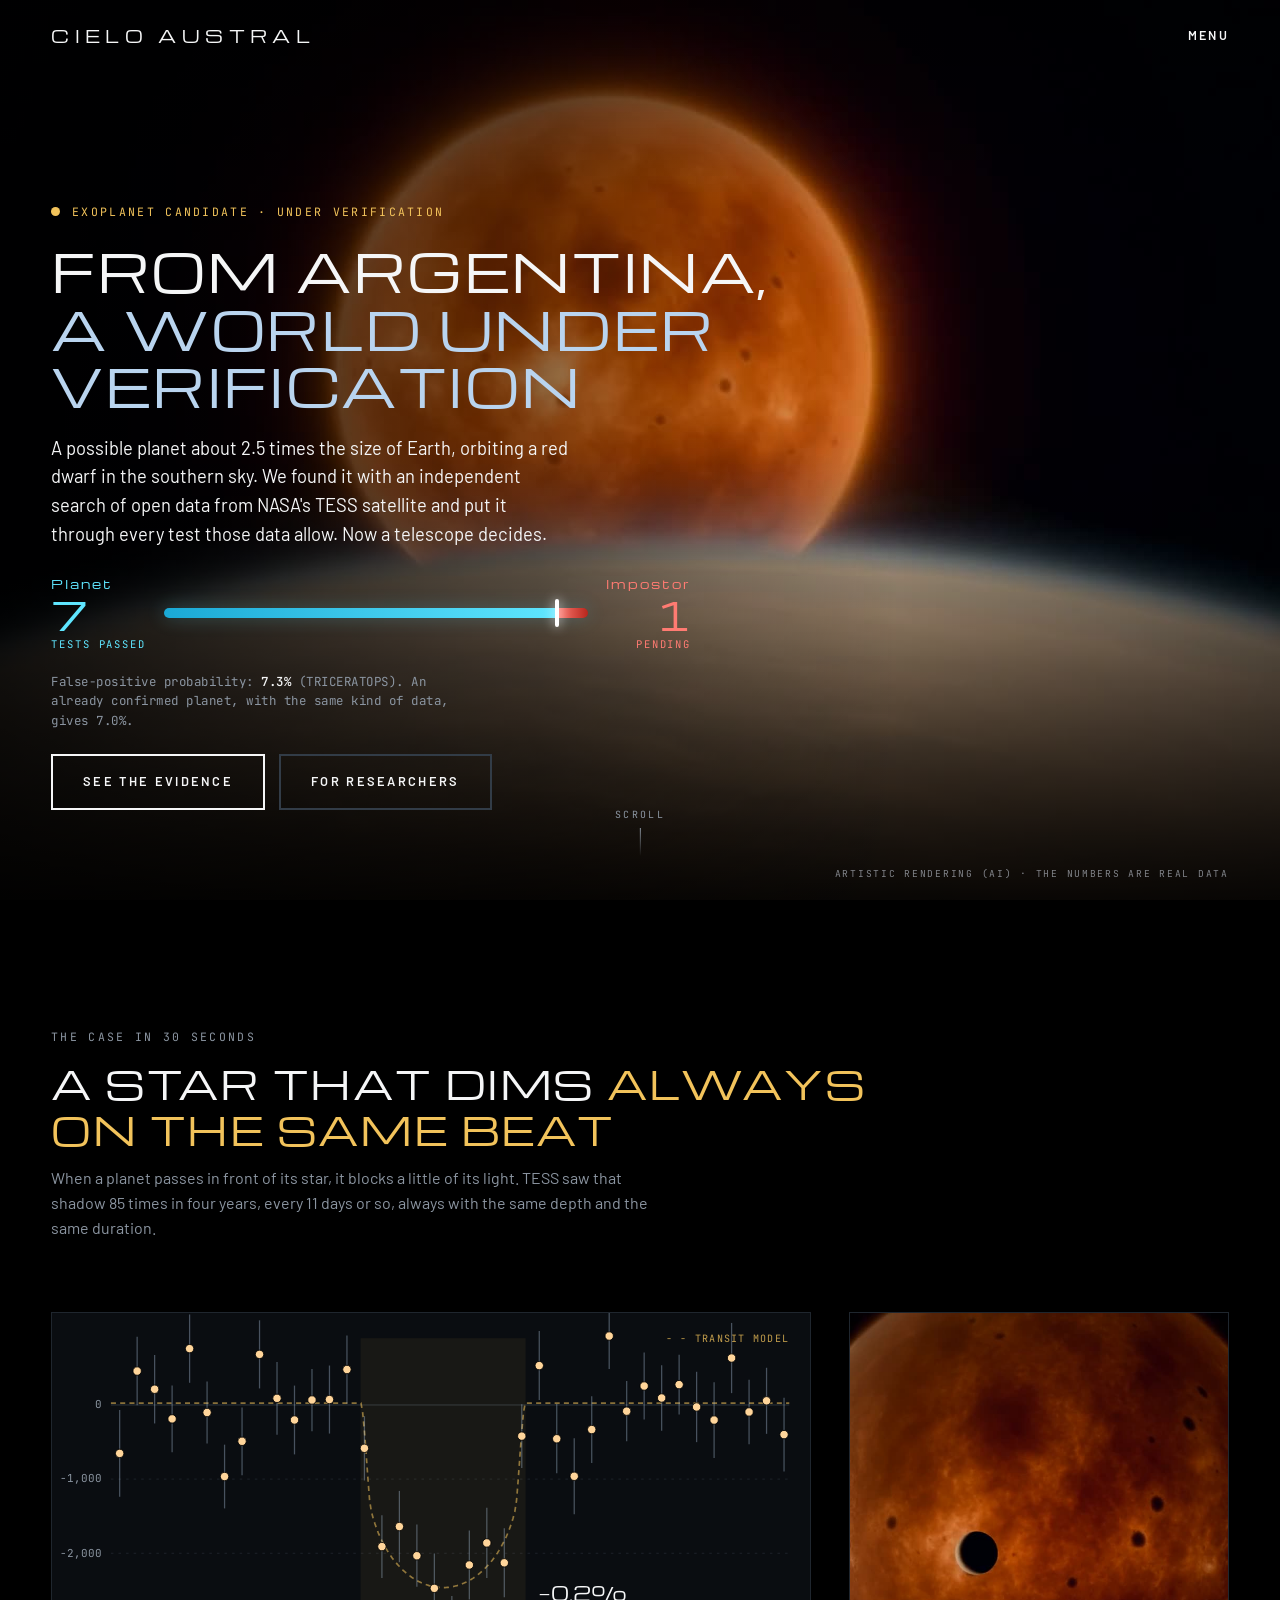
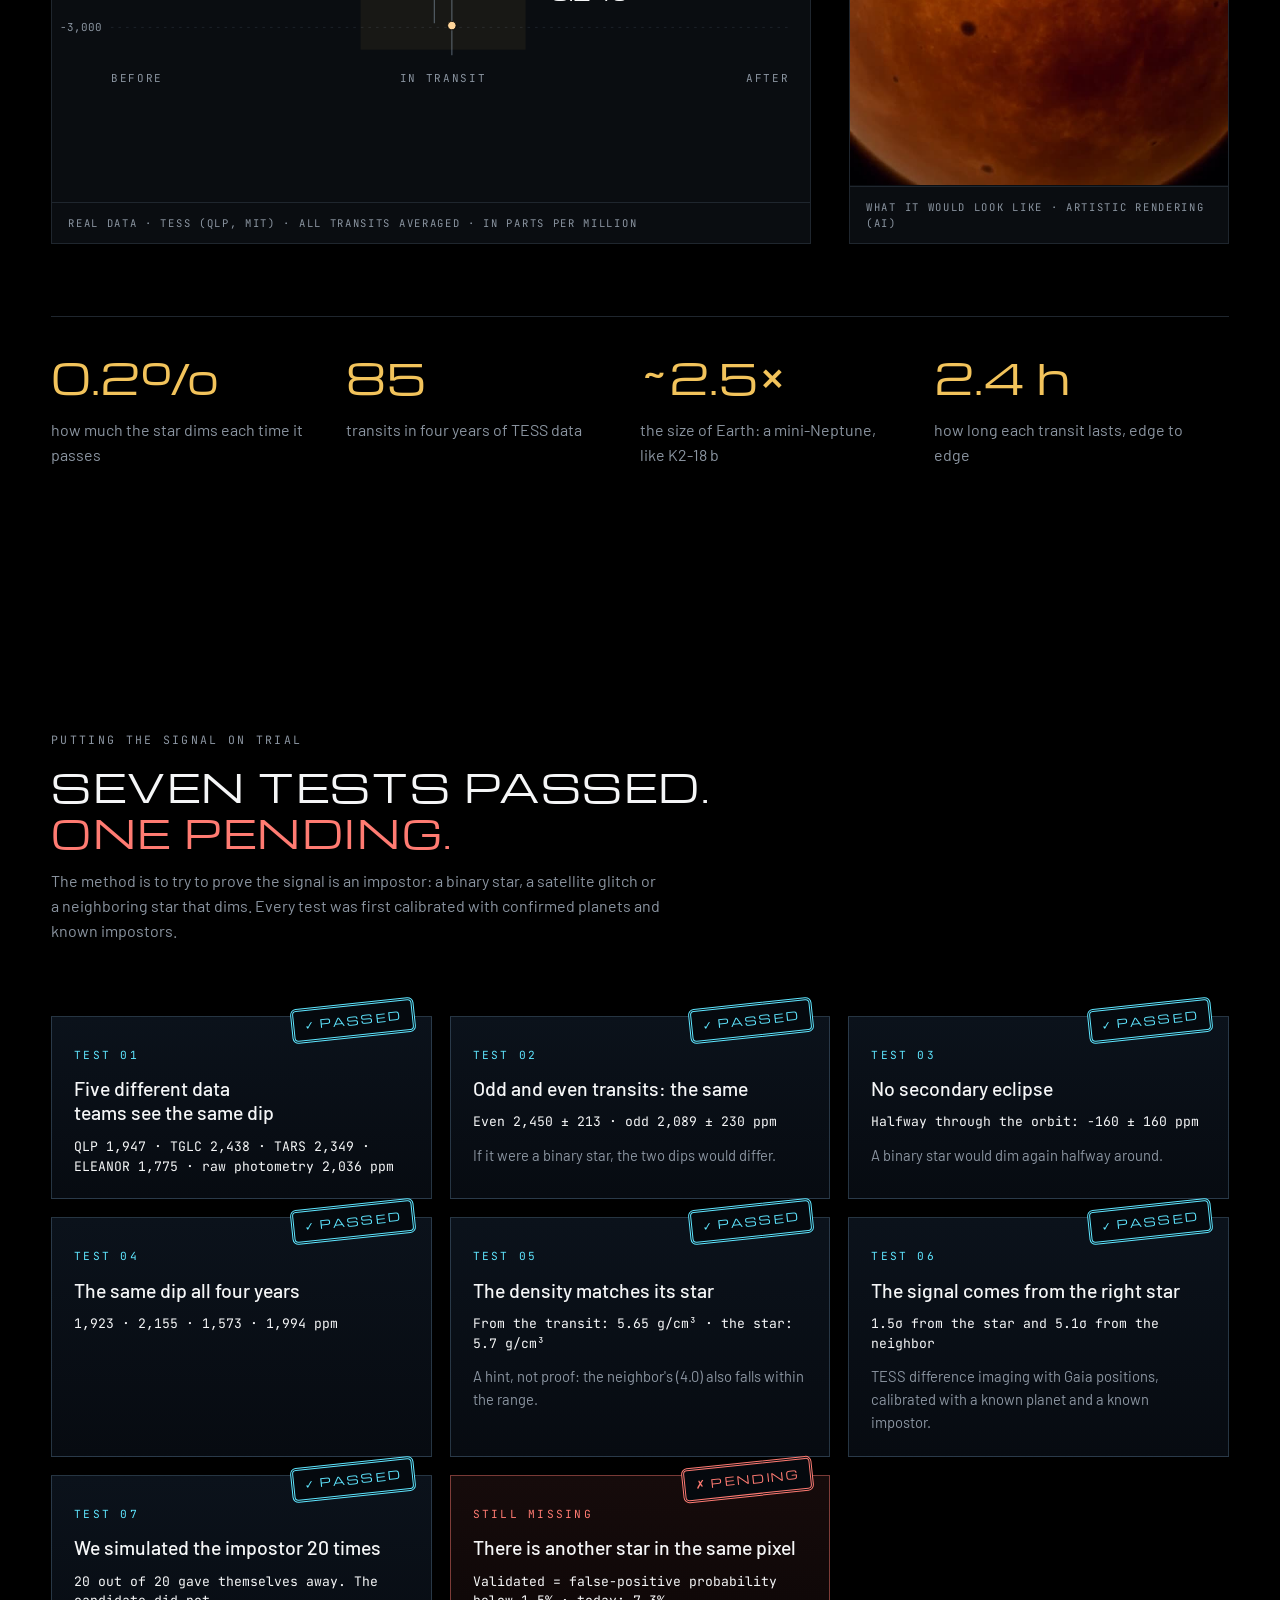
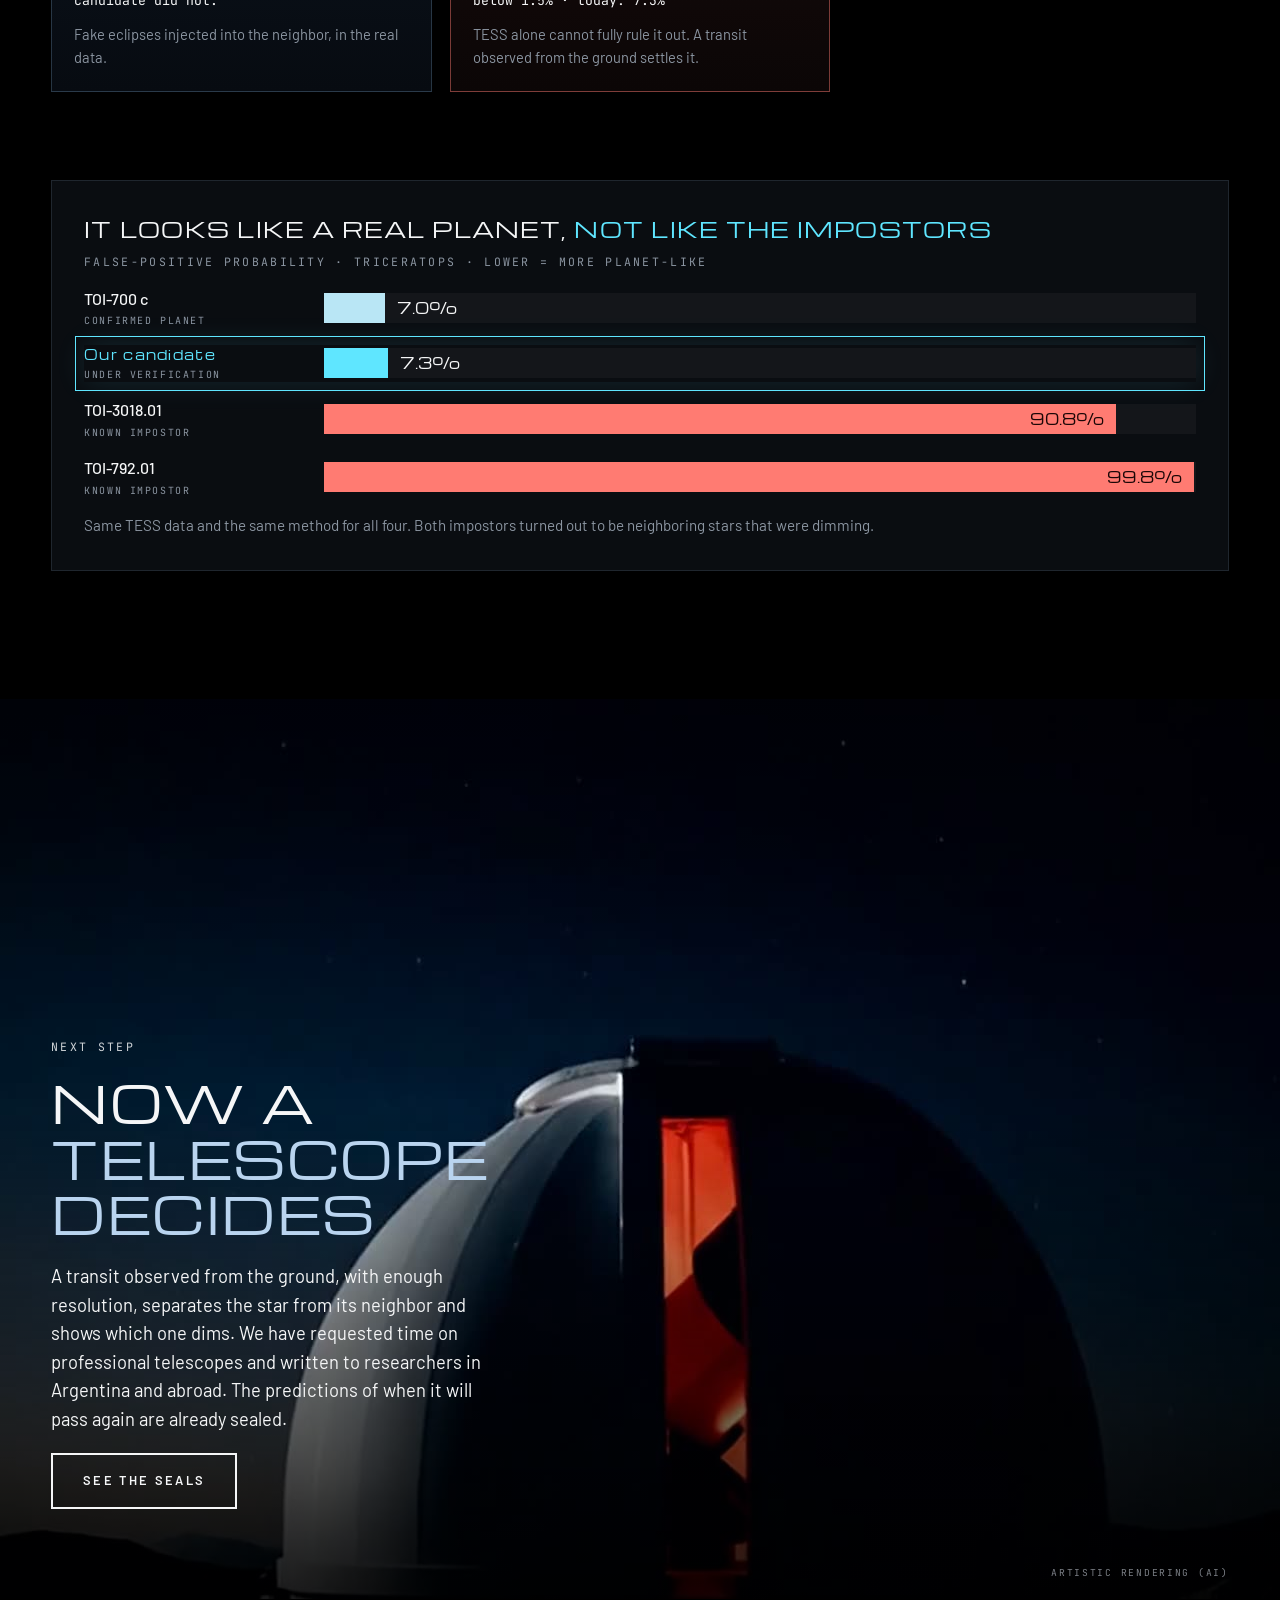
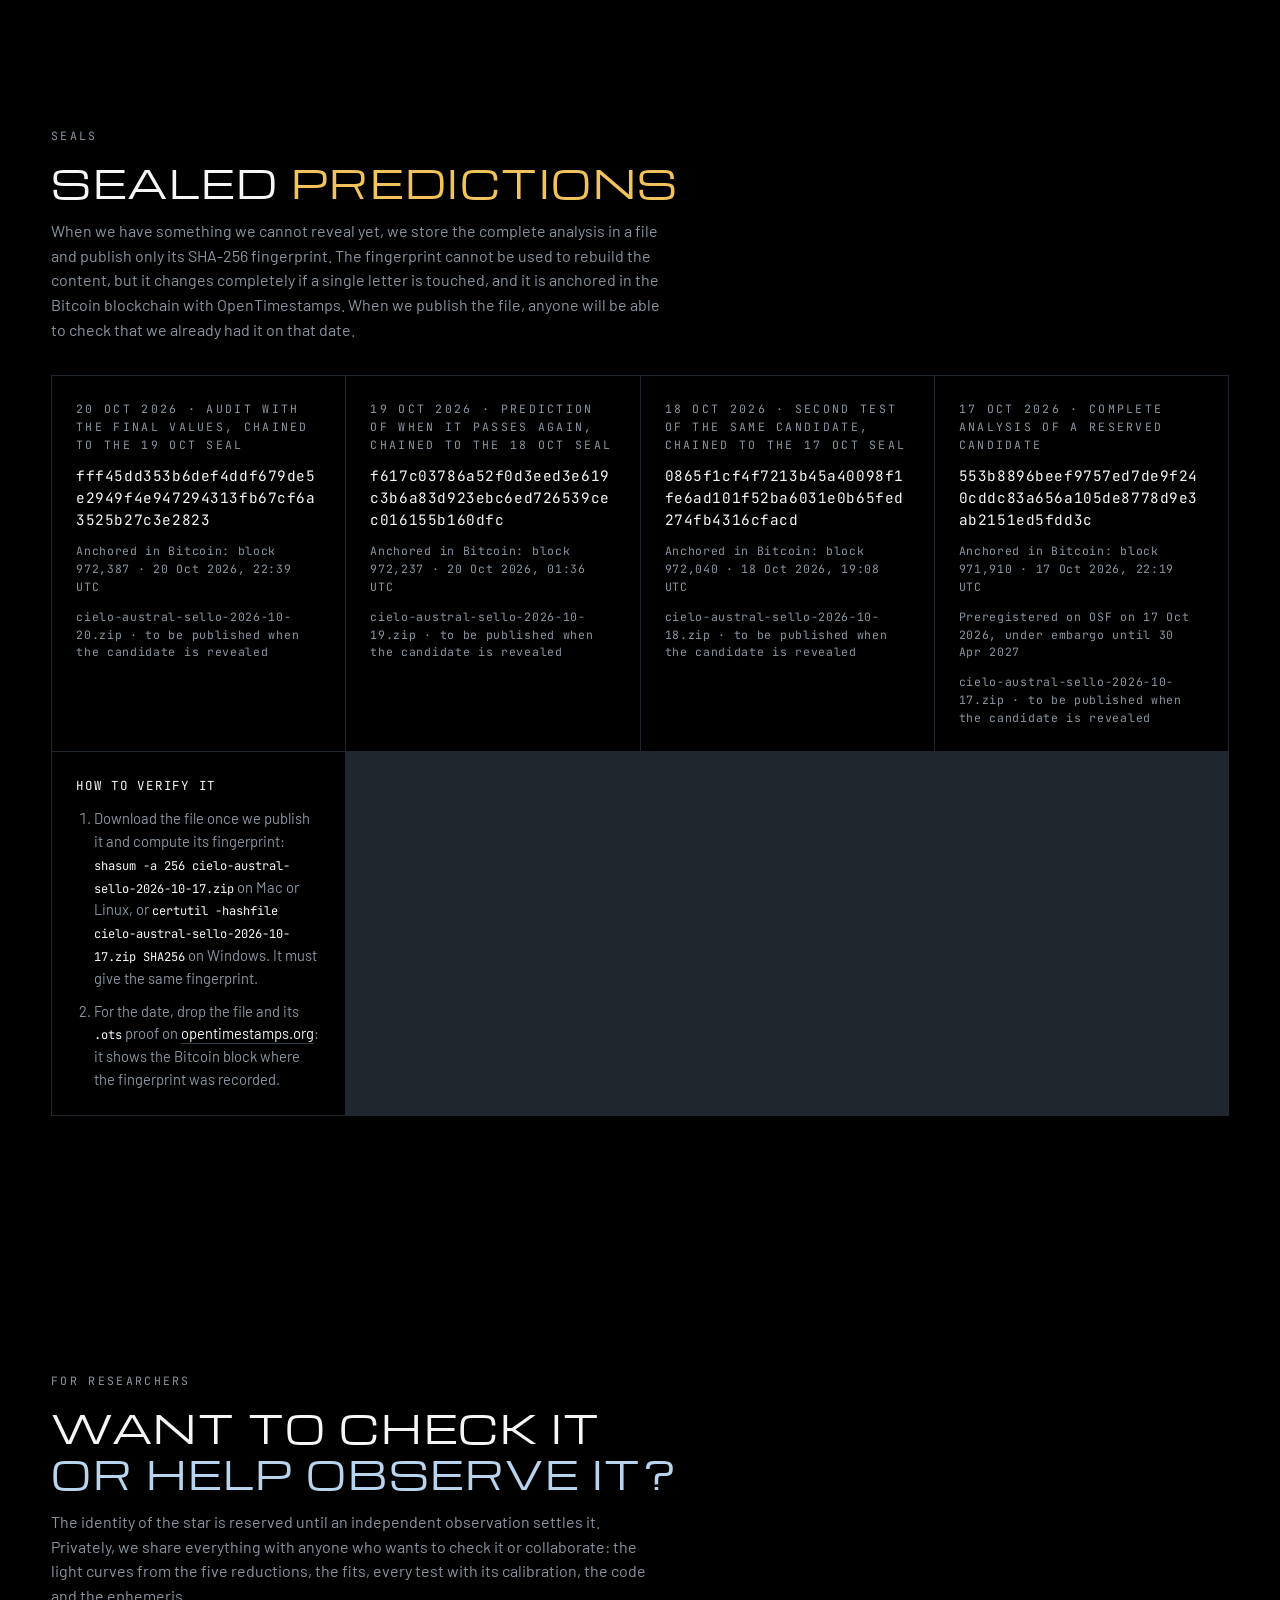
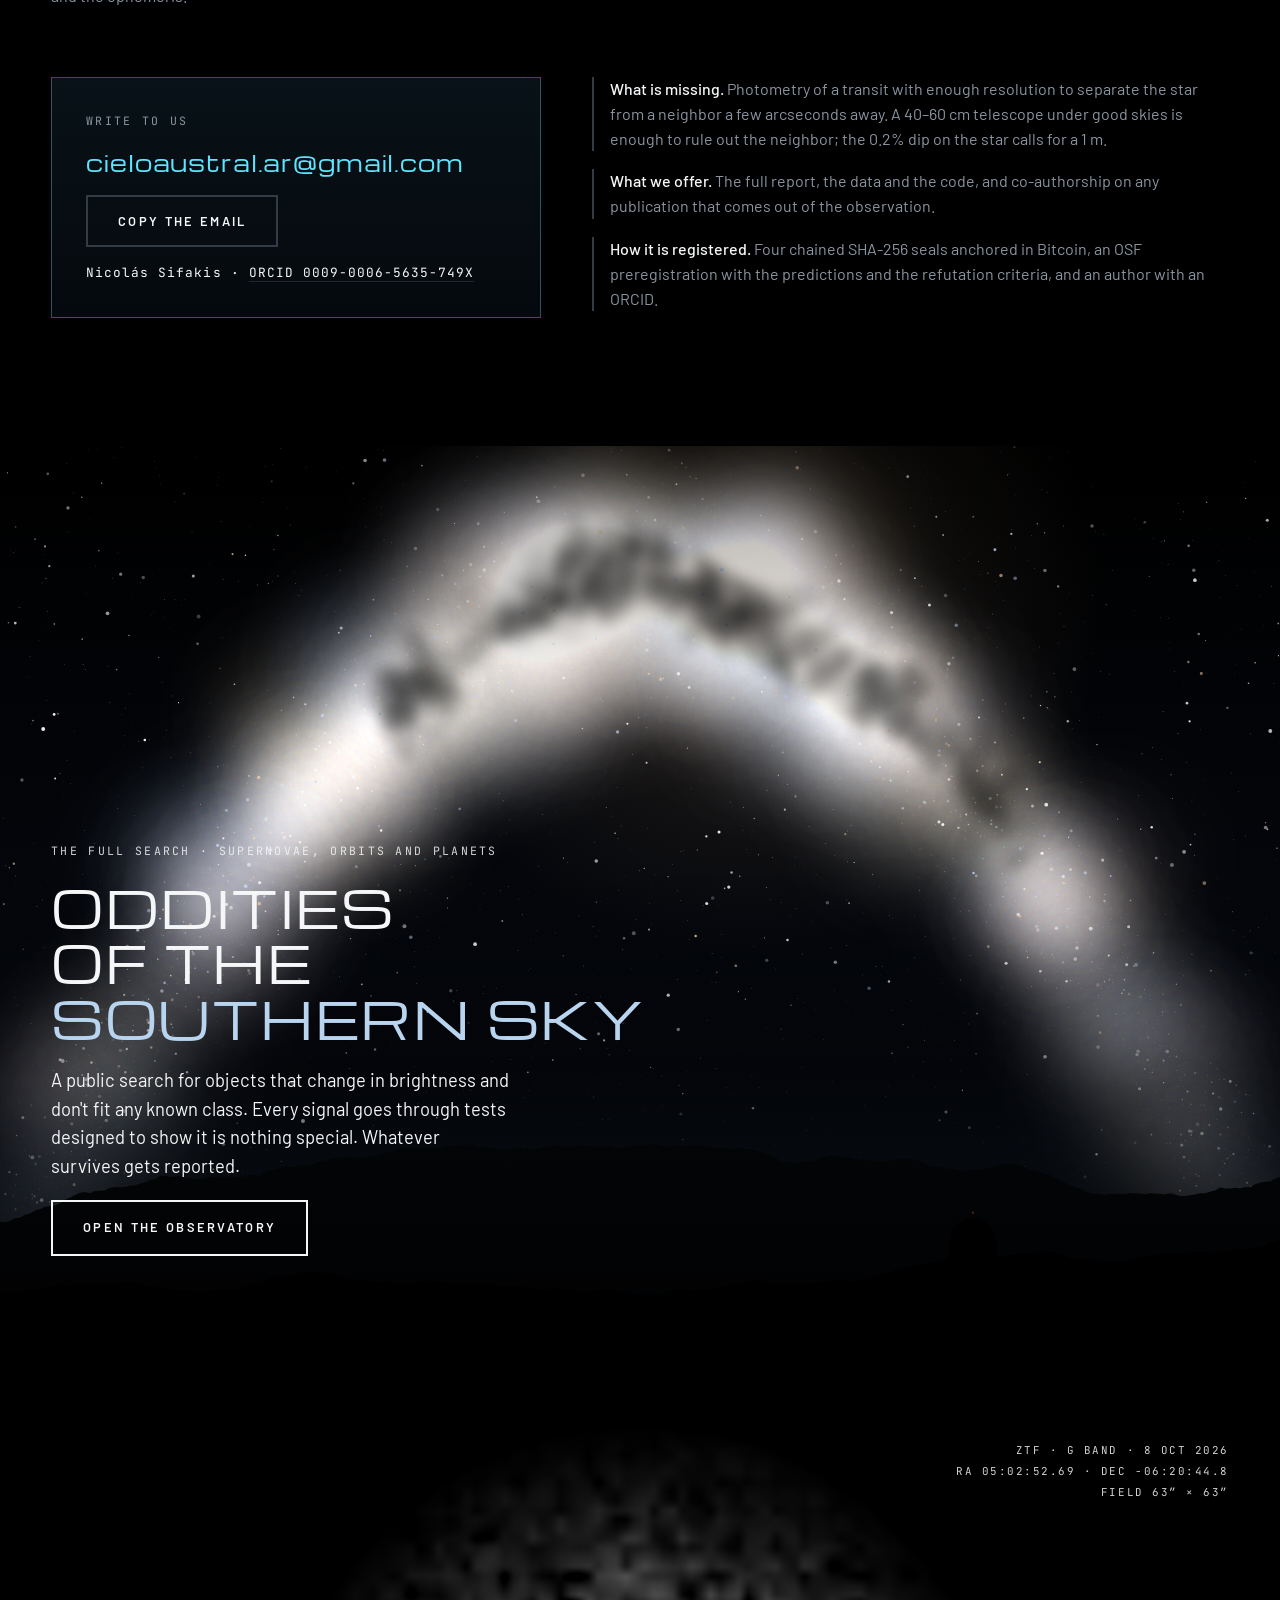
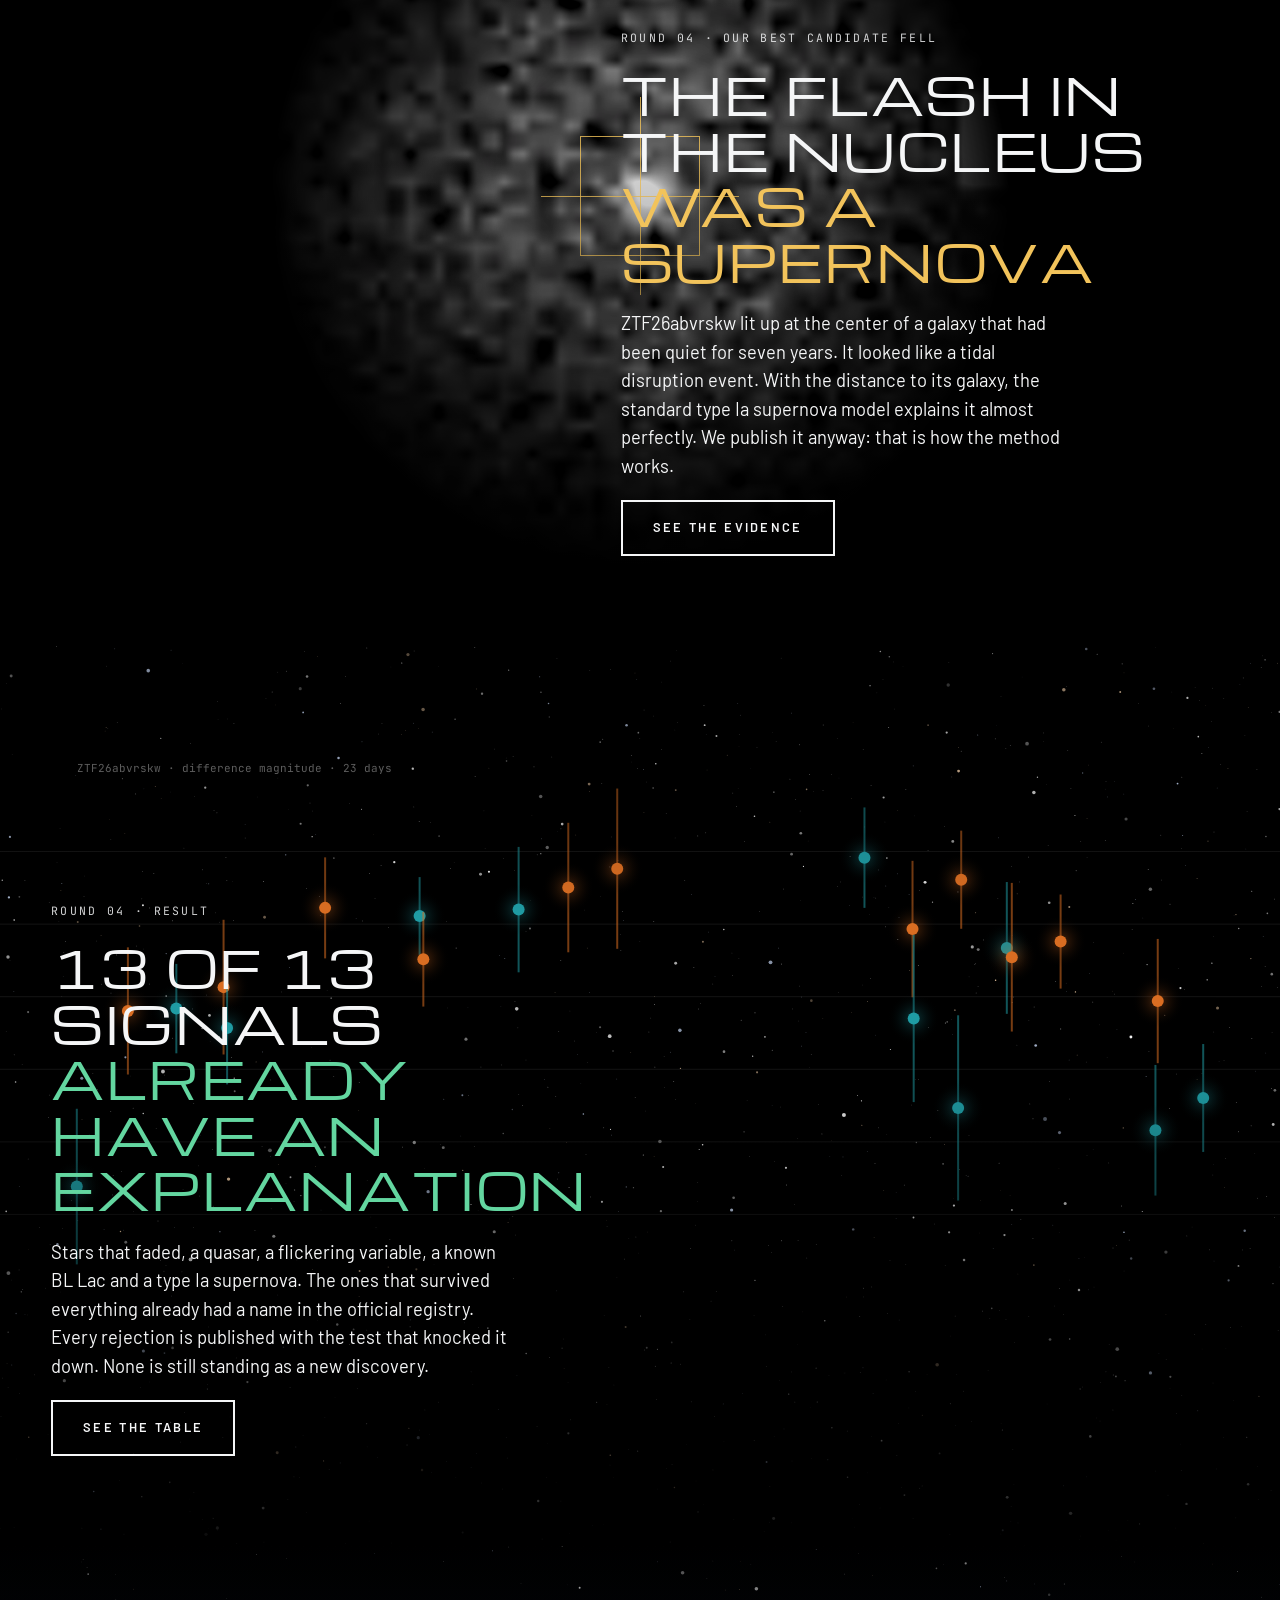
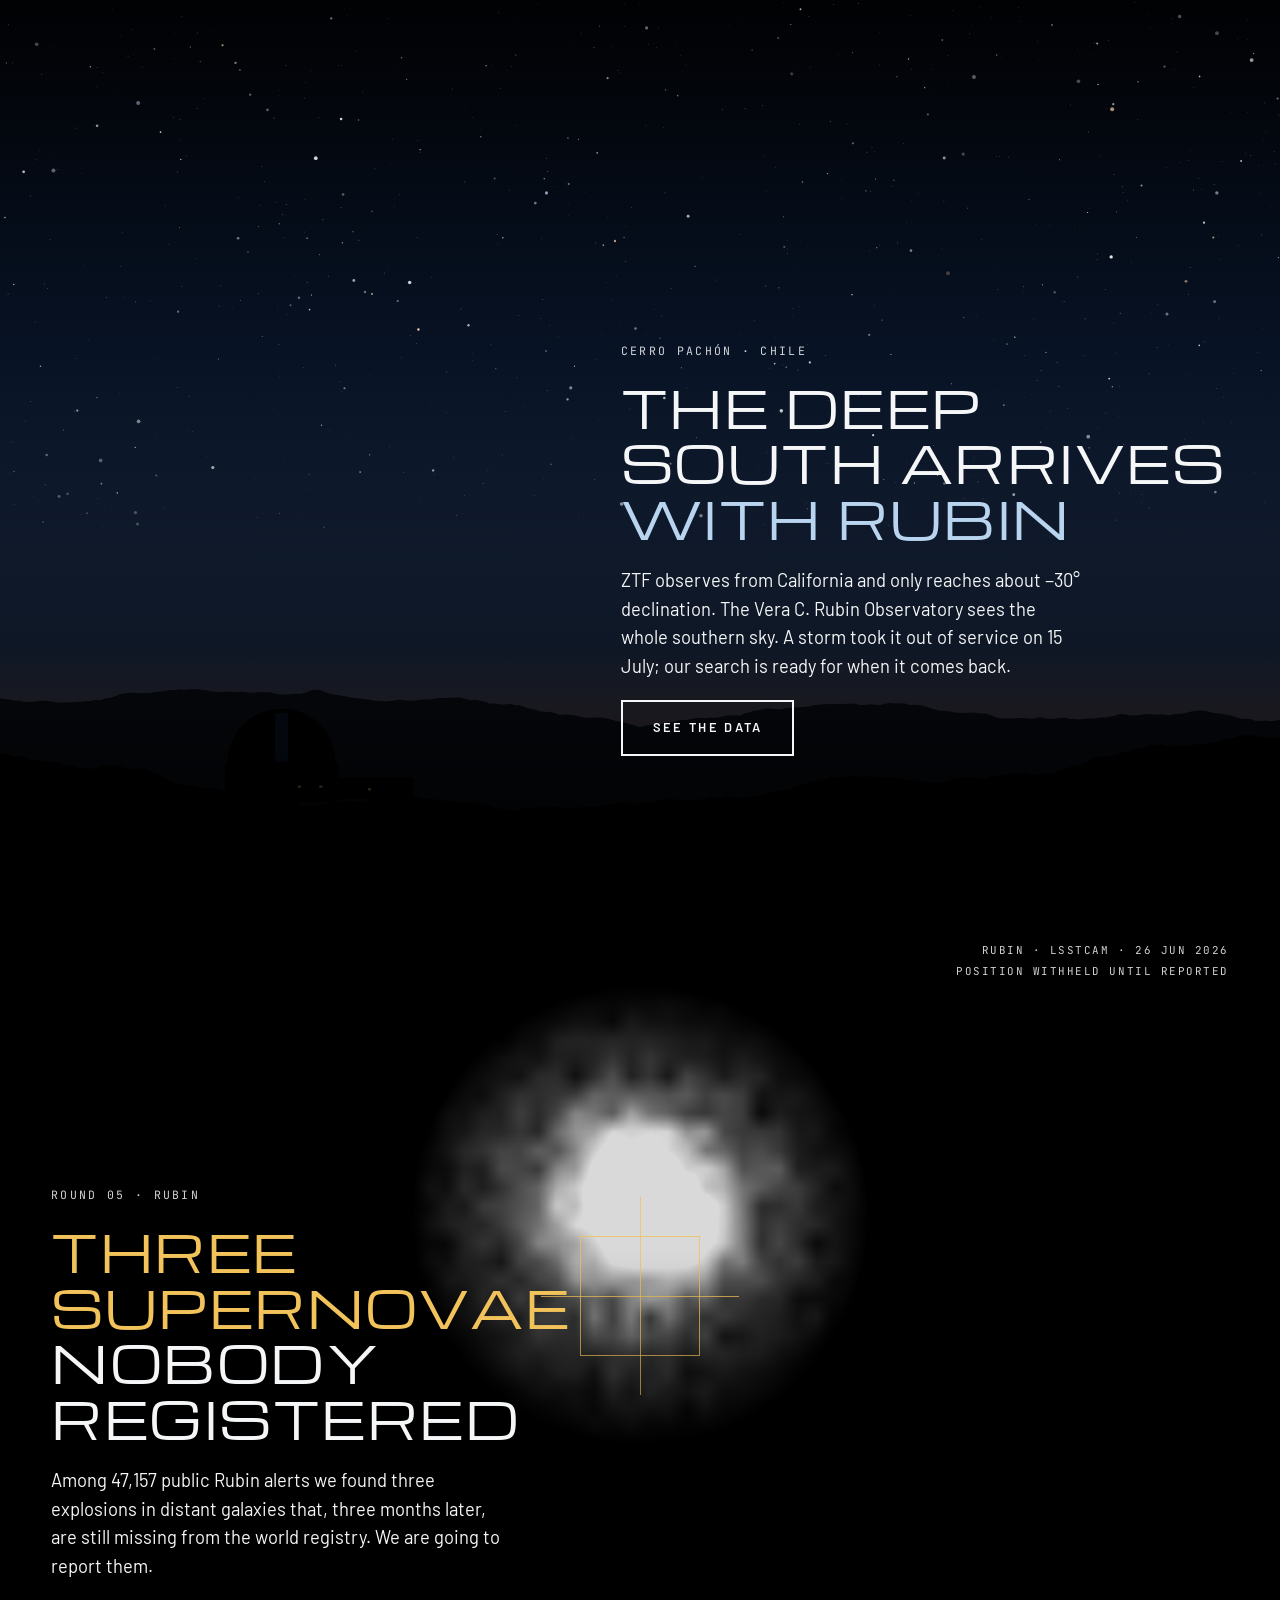
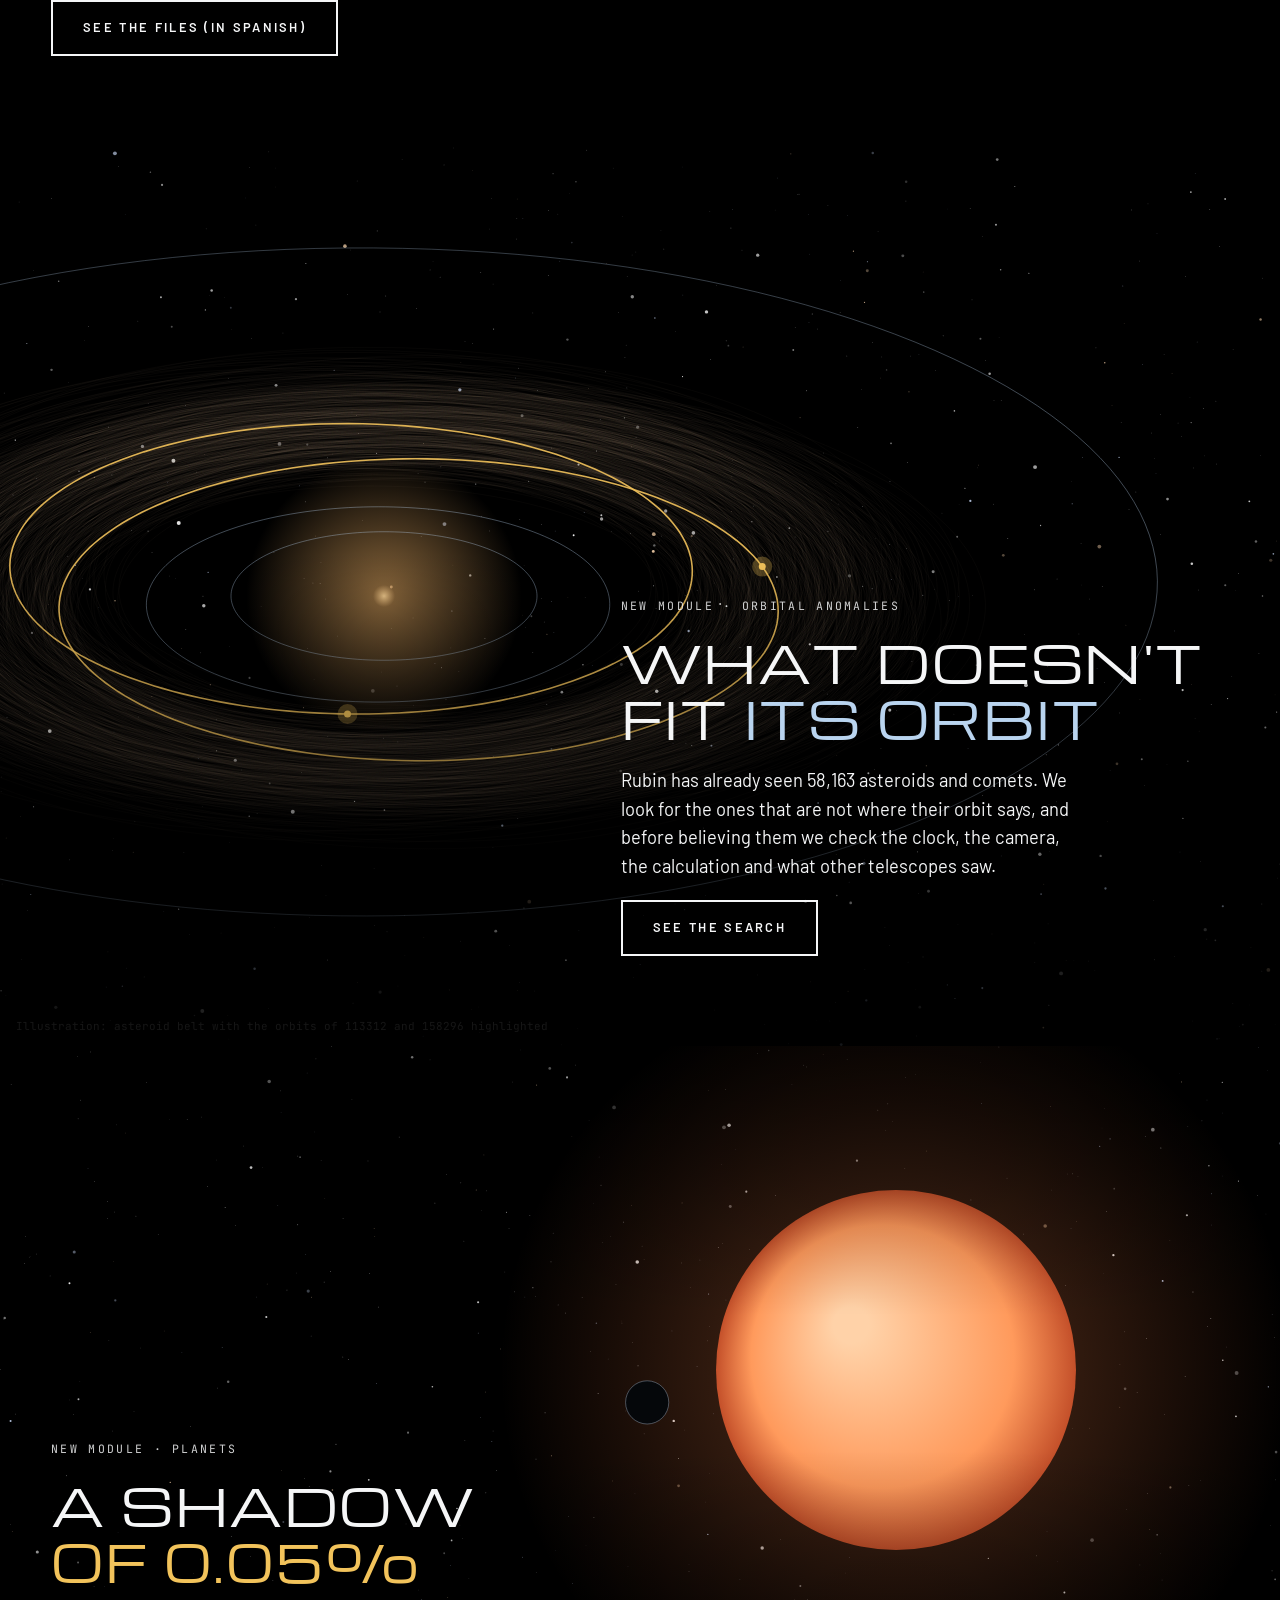
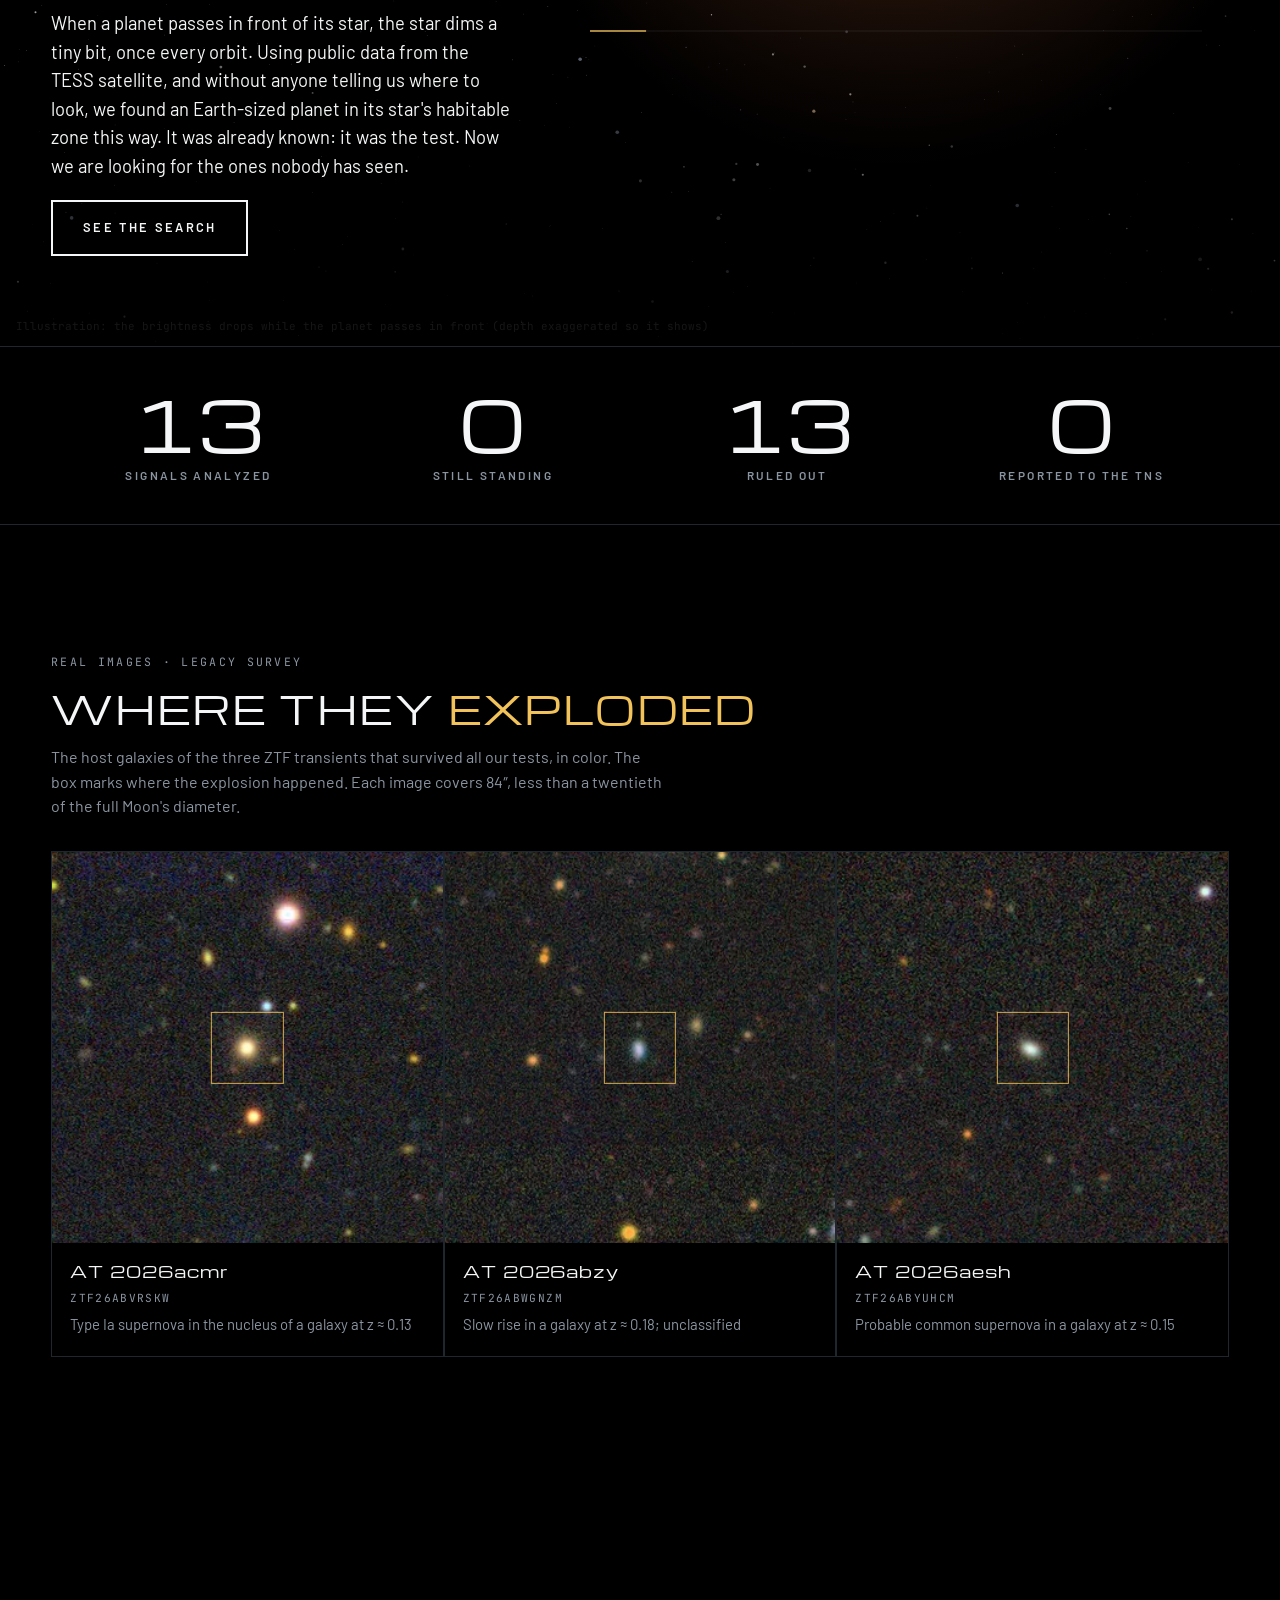
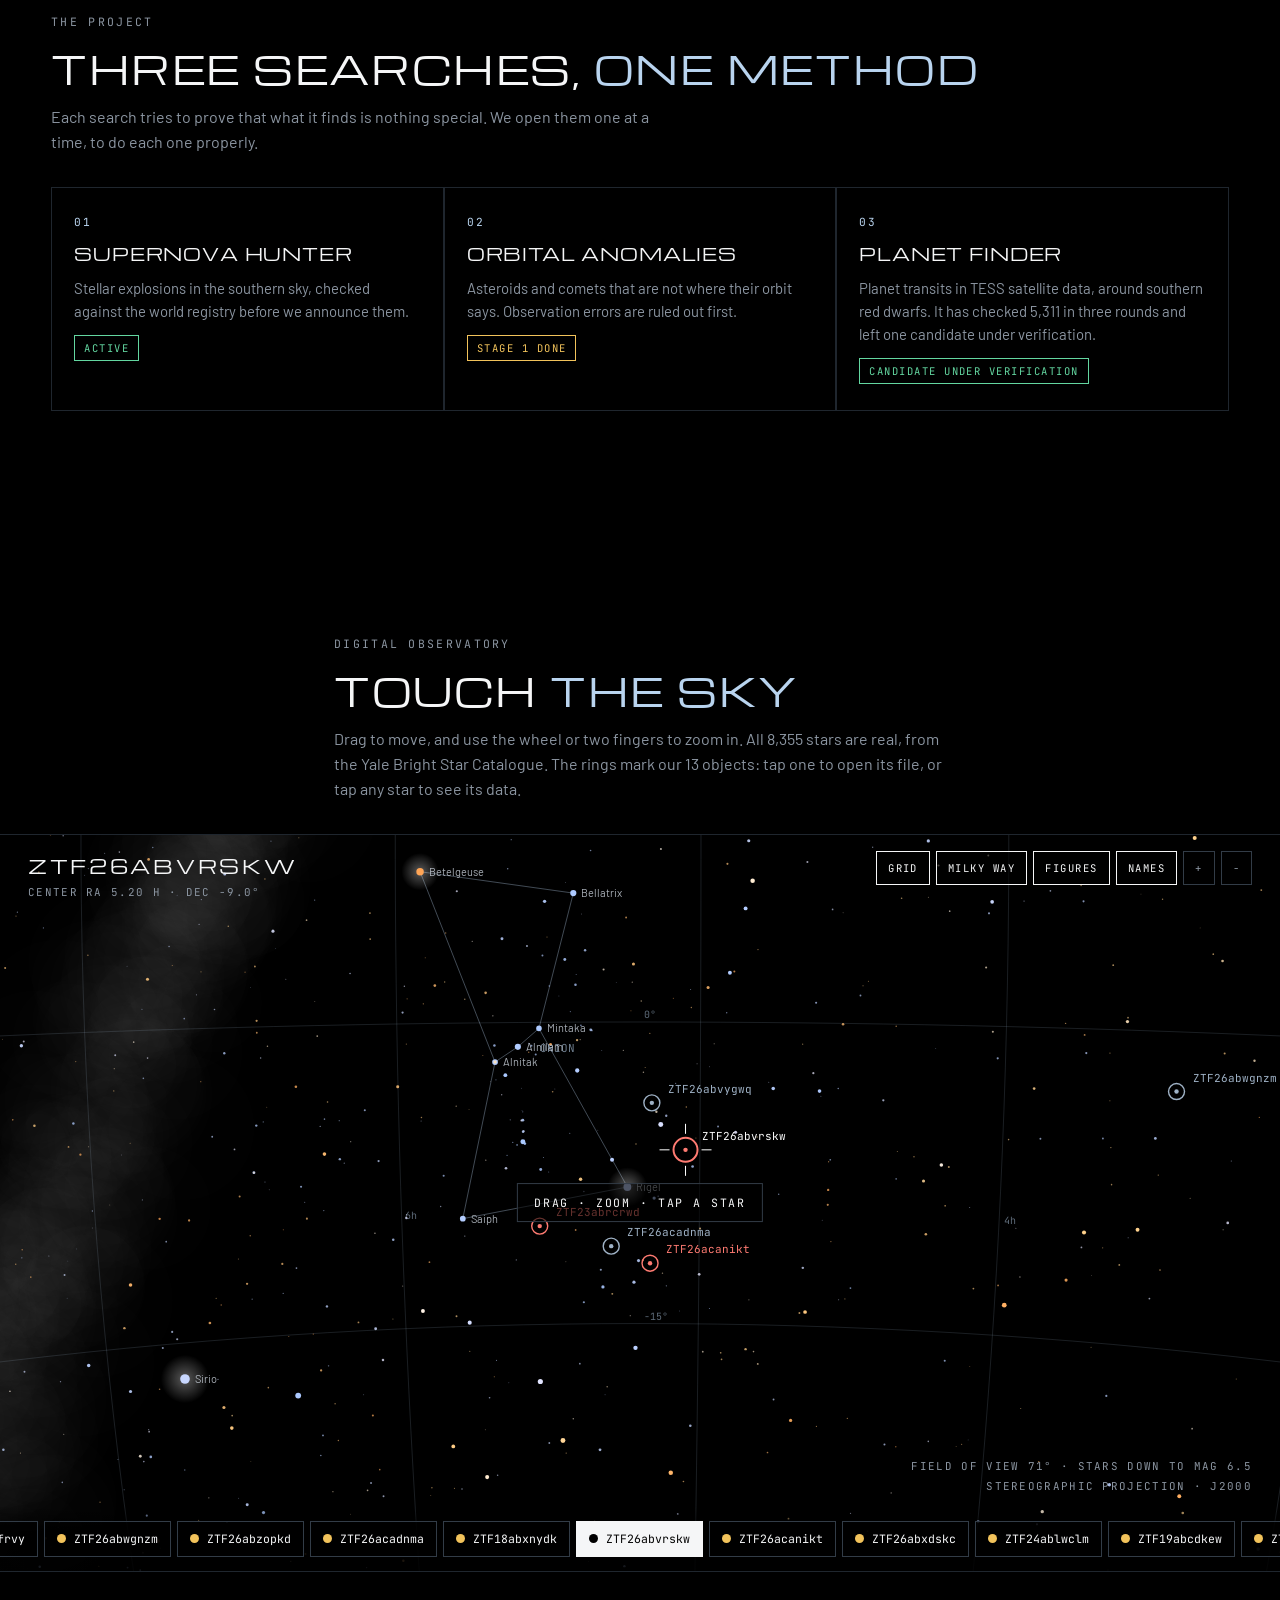
<file: en/index.html>
<!doctype html>
<html lang="en">
<head>
<meta charset="utf-8">
<meta name="viewport" content="width=device-width,initial-scale=1,viewport-fit=cover">
<title>Cielo Austral · Open exoplanet search from Argentina | Nicolás Sifakis</title>
<meta name="description" content="Open search for exoplanets and unusual events in the southern sky using public TESS data, from Argentina. One possible planet under verification.">
<meta name="author" content="Nicolás Sifakis">
<meta name="robots" content="index,follow,max-image-preview:large">
<link rel="canonical" href="https://cieloaustral.space/en/">
<link rel="alternate" hreflang="es" href="https://cieloaustral.space/">
<link rel="alternate" hreflang="en" href="https://cieloaustral.space/en/">
<link rel="alternate" hreflang="x-default" href="https://cieloaustral.space/">
<meta property="og:type" content="website">
<meta property="og:site_name" content="Cielo Austral">
<meta property="og:title" content="Cielo Austral · Open exoplanet search from Argentina | Nicolás Sifakis">
<meta property="og:description" content="Open search for exoplanets and unusual events in the southern sky using public TESS data, from Argentina. One possible planet under verification.">
<meta property="og:url" content="https://cieloaustral.space/en/">
<meta property="og:image" content="https://cieloaustral.space/medios/og-cieloaustral-en.jpg">
<meta property="og:image:width" content="1200">
<meta property="og:image:height" content="630">
<meta property="og:image:type" content="image/jpeg">
<meta property="og:image:alt" content="A planet in front of its red star and the words “Planet or impostor?” (artist’s impression)">
<meta property="og:locale" content="en_US">
<meta property="og:locale:alternate" content="es_AR">
<meta name="twitter:card" content="summary_large_image">
<meta name="twitter:title" content="Cielo Austral · Open exoplanet search from Argentina | Nicolás Sifakis">
<meta name="twitter:description" content="Open search for exoplanets and unusual events in the southern sky using public TESS data, from Argentina. One possible planet under verification.">
<meta name="twitter:image" content="https://cieloaustral.space/medios/og-cieloaustral-en.jpg">
<meta name="twitter:image:alt" content="A planet in front of its red star and the words “Planet or impostor?” (artist’s impression)">
<meta name="twitter:site" content="@cieloaustral_ar">
<meta name="twitter:creator" content="@cieloaustral_ar">
<script type="application/ld+json">
{
 "@context": "https://schema.org",
 "@graph": [
  {
   "@type": "Person",
   "@id": "https://cieloaustral.space/#nicolas-sifakis",
   "name": "Nicolás Sifakis",
   "jobTitle": "Software developer",
   "nationality": {
    "@type": "Country",
    "name": "Argentina"
   },
   "url": "https://cieloaustral.space/en/",
   "sameAs": [
    "https://orcid.org/0009-0006-5635-749X",
    "https://www.youtube.com/@CIELOAUSTRAL-AR",
    "https://www.instagram.com/cieloaustral.ar/",
    "https://x.com/cieloaustral_ar",
    "https://github.com/cieloaustralar-boop"
   ],
   "identifier": {
    "@type": "PropertyValue",
    "propertyID": "ORCID",
    "value": "0009-0006-5635-749X"
   }
  },
  {
   "@type": "Organization",
   "@id": "https://cieloaustral.space/#cielo-austral",
   "name": "Cielo Austral",
   "url": "https://cieloaustral.space/",
   "logo": "https://cieloaustral.space/medios/og-cieloaustral.jpg",
   "founder": {
    "@id": "https://cieloaustral.space/#nicolas-sifakis"
   },
   "sameAs": [
    "https://www.youtube.com/@CIELOAUSTRAL-AR",
    "https://www.instagram.com/cieloaustral.ar/",
    "https://x.com/cieloaustral_ar",
    "https://github.com/cieloaustralar-boop"
   ]
  },
  {
   "@type": "WebSite",
   "@id": "https://cieloaustral.space/#sitio",
   "name": "Cielo Austral",
   "url": "https://cieloaustral.space/",
   "inLanguage": [
    "es",
    "en"
   ],
   "publisher": {
    "@id": "https://cieloaustral.space/#cielo-austral"
   },
   "author": {
    "@id": "https://cieloaustral.space/#nicolas-sifakis"
   },
   "description": "Open search for exoplanets and unusual events in the southern sky using public TESS data, from Argentina. One possible planet under verification."
  }
 ]
}
</script>
<link rel="preconnect" href="https://fonts.googleapis.com">
<link rel="preconnect" href="https://fonts.gstatic.com" crossorigin>
<link rel="stylesheet" href="https://fonts.googleapis.com/css2?family=Michroma&family=Barlow:wght@300;400;500;600&family=JetBrains+Mono:wght@400;500&display=swap">
<link rel="stylesheet" href="../estilos.css">
</head>
<body>


<nav class="nav" id="nav" aria-label="Main">
  <div class="wrap">
    <a class="marca" href="#inicio">CIELO AUSTRAL</a>
    <ul id="menu">
      <li><a href="#caso">Candidate</a></li>
      <li><a href="#pruebas">Tests</a></li>
      <li><a href="#sellos">Seals</a></li>
      <li><a href="#investigadores">Researchers</a></li>
      <li><a href="#busqueda">The search</a></li>
      <li><a href="#observatorio">Observatory</a></li>
      <li><a href="#diario">Log</a></li>
      <li><a href="#datos">Data</a></li>
      <li><a class="idioma" href="../" hreflang="es" lang="es" title="Versión en castellano">ES</a></li>
      <li><a class="ig" href="https://www.instagram.com/cieloaustral.ar/" target="_blank" rel="noopener"><svg class="ig-ico" viewBox="0 0 24 24" aria-hidden="true" focusable="false"><rect x="3" y="3" width="18" height="18" rx="5" fill="none" stroke="currentColor" stroke-width="2"/><circle cx="12" cy="12" r="4.2" fill="none" stroke="currentColor" stroke-width="2"/><circle cx="17.3" cy="6.7" r="1.3" fill="currentColor"/></svg>Instagram</a></li>
      <li><a class="ig" href="https://www.youtube.com/@CIELOAUSTRAL-AR" target="_blank" rel="noopener"><svg class="ig-ico" viewBox="0 0 24 24" aria-hidden="true" focusable="false"><rect x="2.5" y="5" width="19" height="14" rx="4" fill="none" stroke="currentColor" stroke-width="2"/><path d="M10 9.2v5.6l4.8-2.8z" fill="currentColor"/></svg>YouTube</a></li>
    </ul>
    <button class="menu-btn" id="menu-btn" aria-expanded="false" aria-controls="menu">Menu</button>
  </div>
</nav>

<header class="panel heroe" id="inicio">
  <video class="fondo-video" id="video-heroe" muted loop playsinline autoplay preload="auto" poster="../medios/heroe-ancho.jpg" data-ancho="../medios/heroe-ancho.mp4" data-alto="../medios/heroe-alto.mp4" data-poster-ancho="../medios/heroe-ancho.jpg" data-poster-alto="../medios/heroe-alto.jpg" aria-hidden="true"></video>
  <div class="wrap">
    <div class="texto heroe-texto">
      <span class="eyebrow"><span class="punto" aria-hidden="true"></span>Exoplanet candidate · under verification</span>
      <h1>From Argentina, <span class="ac-cielo">a world under verification</span></h1>
      <p>A possible planet about 2.5 times the size of Earth, orbiting a red dwarf in the southern sky. We found it with an independent search of open data from NASA's TESS satellite and put it through every test those data allow. Now a telescope decides.</p>
      <div class="marcador" role="img" aria-label="Scoreboard: 7 tests passed in favor of the planet, 1 pending">
        <div class="m-lado m-pl"><em>Planet</em><b>7</b><span>tests passed</span></div>
        <div class="m-barra" style="--p:.927"><i></i></div>
        <div class="m-lado m-imp"><em>Impostor</em><b>1</b><span>pending</span></div>
      </div>
      <p class="m-nota">False-positive probability: <b>7.3%</b> (TRICERATOPS). An already confirmed planet, with the same kind of data, gives 7.0%.</p>
      <div class="botones"><a class="btn" href="#caso">See the evidence</a><a class="btn btn-sec" href="#investigadores">For researchers</a></div>
    </div>
  </div>
  <span class="credito-ia">Artistic rendering (AI) · the numbers are real data</span>
  <span class="bajar" aria-hidden="true">Scroll</span>
</header>

<section id="caso" class="bloque wrap" aria-labelledby="h-caso">
  <div class="sec-head" data-revelar>
    <span class="eyebrow">The case in 30 seconds</span>
    <h2 id="h-caso">A star that dims <span class="ac-sn">always on the same beat</span></h2>
    <p>When a planet passes in front of its star, it blocks a little of its light. TESS saw that shadow 85 times in four years, every 11 days or so, always with the same depth and the same duration.</p>
  </div>
  <div class="caso-grid" data-revelar>
    <figure class="curva-real" id="curva-real" data-antes="Before" data-durante="In transit" data-despues="After" data-modelo="Transit model" data-caida="−0.2%" data-miles=",">
      <svg viewBox="0 0 900 460" role="img" aria-label="Real TESS light curve: the brightness drops by 0.2% during the transit"></svg>
      <figcaption>Real data · TESS (QLP, MIT) · all transits averaged · in parts per million</figcaption>
    </figure>
    <figure class="recreacion">
      <video id="video-transito" muted loop playsinline preload="none" poster="../medios/transito.jpg" data-src="../medios/transito.mp4" aria-hidden="true"></video>
      <figcaption>What it would look like · artistic rendering (AI)</figcaption>
    </figure>
  </div>
  <ul class="cifras-caso" data-revelar>
    <li><b>0.2%</b><span>how much the star dims each time it passes</span></li>
    <li><b>85</b><span>transits in four years of TESS data</span></li>
    <li><b>~2.5×</b><span>the size of Earth: a mini-Neptune, like K2-18 b</span></li>
    <li><b>2.4 h</b><span>how long each transit lasts, edge to edge</span></li>
  </ul>
</section>

<section id="pruebas" class="bloque wrap" aria-labelledby="h-pruebas">
  <div class="sec-head" data-revelar>
    <span class="eyebrow">Putting the signal on trial</span>
    <h2 id="h-pruebas">Seven tests passed. <span class="ac-ref">One pending.</span></h2>
    <p>The method is to try to prove the signal is an impostor: a binary star, a satellite glitch or a neighboring star that dims. Every test was first calibrated with confirmed planets and known impostors.</p>
  </div>
  <div class="fichas">
    <article class="ficha-p" data-revelar><span class="sello-p">✓ Passed</span><span class="n">TEST 01</span><h3>Five different data teams see the same dip</h3><p class="dato">QLP 1,947 · TGLC 2,438 · TARS 2,349 · ELEANOR 1,775 · raw photometry 2,036 ppm</p></article>
    <article class="ficha-p" data-revelar><span class="sello-p">✓ Passed</span><span class="n">TEST 02</span><h3>Odd and even transits: the same</h3><p class="dato">Even 2,450 ± 213 · odd 2,089 ± 230 ppm</p><p class="nota">If it were a binary star, the two dips would differ.</p></article>
    <article class="ficha-p" data-revelar><span class="sello-p">✓ Passed</span><span class="n">TEST 03</span><h3>No secondary eclipse</h3><p class="dato">Halfway through the orbit: −160 ± 160 ppm</p><p class="nota">A binary star would dim again halfway around.</p></article>
    <article class="ficha-p" data-revelar><span class="sello-p">✓ Passed</span><span class="n">TEST 04</span><h3>The same dip all four years</h3><p class="dato">1,923 · 2,155 · 1,573 · 1,994 ppm</p></article>
    <article class="ficha-p" data-revelar><span class="sello-p">✓ Passed</span><span class="n">TEST 05</span><h3>The density matches its star</h3><p class="dato">From the transit: 5.65 g/cm³ · the star: 5.7 g/cm³</p><p class="nota">A hint, not proof: the neighbor's (4.0) also falls within the range.</p></article>
    <article class="ficha-p" data-revelar><span class="sello-p">✓ Passed</span><span class="n">TEST 06</span><h3>The signal comes from the right star</h3><p class="dato">1.5σ from the star and 5.1σ from the neighbor</p><p class="nota">TESS difference imaging with Gaia positions, calibrated with a known planet and a known impostor.</p></article>
    <article class="ficha-p" data-revelar><span class="sello-p">✓ Passed</span><span class="n">TEST 07</span><h3>We simulated the impostor 20 times</h3><p class="dato">20 out of 20 gave themselves away. The candidate did not.</p><p class="nota">Fake eclipses injected into the neighbor, in the real data.</p></article>
    <article class="ficha-p pendiente" data-revelar><span class="sello-p">✗ Pending</span><span class="n">STILL MISSING</span><h3>There is another star in the same pixel</h3><p class="dato">Validated = false-positive probability below 1.5% · today: 7.3%</p><p class="nota">TESS alone cannot fully rule it out. A transit observed from the ground settles it.</p></article>
  </div>
  <div class="fpp" data-revelar>
    <h3>It looks like a real planet, <span class="ac-pl">not like the impostors</span></h3>
    <span class="eyebrow">False-positive probability · TRICERATOPS · lower = more planet-like</span>
    <div class="fpp-fila"><div class="nom"><b>TOI-700 c</b><span>confirmed planet</span></div><div class="fpp-barra" style="--v:7.0;--c:#b9e6f5"><i></i><em>7.0%</em></div></div>
    <div class="fpp-fila yo"><div class="nom"><b>Our candidate</b><span>under verification</span></div><div class="fpp-barra" style="--v:7.3;--c:#5fe6ff"><i></i><em>7.3%</em></div></div>
    <div class="fpp-fila"><div class="nom"><b>TOI-3018.01</b><span>known impostor</span></div><div class="fpp-barra largo" style="--v:90.8;--c:var(--ref)"><i></i><em>90.8%</em></div></div>
    <div class="fpp-fila"><div class="nom"><b>TOI-792.01</b><span>known impostor</span></div><div class="fpp-barra largo" style="--v:99.8;--c:var(--ref)"><i></i><em>99.8%</em></div></div>
    <p class="fpp-pie">Same TESS data and the same method for all four. Both impostors turned out to be neighboring stars that were dimming.</p>
  </div>
</section>

<section class="panel" id="telescopio" aria-labelledby="h-tel">
  <video class="fondo-video" id="video-telescopio" muted playsinline preload="none" poster="../medios/telescopio-ancho.jpg" data-ancho="../medios/telescopio-ancho.mp4" data-alto="../medios/telescopio-alto.mp4" data-poster-ancho="../medios/telescopio-ancho.jpg" data-poster-alto="../medios/telescopio-alto.jpg" aria-hidden="true"></video>
  <div class="wrap">
    <div class="texto">
      <span class="eyebrow">Next step</span>
      <h2 id="h-tel">Now a <span class="ac-cielo">telescope decides</span></h2>
      <p>A transit observed from the ground, with enough resolution, separates the star from its neighbor and shows which one dims. We have requested time on professional telescopes and written to researchers in Argentina and abroad. The predictions of when it will pass again are already sealed.</p>
      <a class="btn" href="#sellos">See the seals</a>
    </div>
  </div>
  <span class="credito-ia">Artistic rendering (AI)</span>
</section>

<section id="sellos" class="bloque wrap" aria-labelledby="h-sellos">
  <div class="sec-head">
    <span class="eyebrow">Seals</span>
    <h2 id="h-sellos">Sealed <span class="ac-sn">predictions</span></h2>
    <p>When we have something we cannot reveal yet, we store the complete analysis in a file and publish only its SHA-256 fingerprint. The fingerprint cannot be used to rebuild the content, but it changes completely if a single letter is touched, and it is anchored in the Bitcoin blockchain with OpenTimestamps. When we publish the file, anyone will be able to check that we already had it on that date.</p>
  </div>
  <div class="sellos">
    <article>
      <span class="eyebrow"><time datetime="2026-10-20">20 Oct 2026</time> · Audit with the final values, chained to the 19 Oct seal</span>
      <p class="huella">fff45dd353b6def4ddf679de5e2949f4e947294313fb67cf6a3525b27c3e2823</p>
      <p class="archivo">Anchored in Bitcoin: block 972,387 · 20 Oct 2026, 22:39 UTC</p>
      <p class="archivo">cielo-austral-sello-2026-10-20.zip · to be published when the candidate is revealed</p>
    </article>
    <article>
      <span class="eyebrow"><time datetime="2026-10-19">19 Oct 2026</time> · Prediction of when it passes again, chained to the 18 Oct seal</span>
      <p class="huella">f617c03786a52f0d3eed3e619c3b6a83d923ebc6ed726539cec016155b160dfc</p>
      <p class="archivo">Anchored in Bitcoin: block 972,237 · 20 Oct 2026, 01:36 UTC</p>
      <p class="archivo">cielo-austral-sello-2026-10-19.zip · to be published when the candidate is revealed</p>
    </article>
    <article>
      <span class="eyebrow"><time datetime="2026-10-18">18 Oct 2026</time> · Second test of the same candidate, chained to the 17 Oct seal</span>
      <p class="huella">0865f1cf4f7213b45a40098f1fe6ad101f52ba6031e0b65fed274fb4316cfacd</p>
      <p class="archivo">Anchored in Bitcoin: block 972,040 · 18 Oct 2026, 19:08 UTC</p>
      <p class="archivo">cielo-austral-sello-2026-10-18.zip · to be published when the candidate is revealed</p>
    </article>
    <article>
      <span class="eyebrow"><time datetime="2026-10-17">17 Oct 2026</time> · Complete analysis of a reserved candidate</span>
      <p class="huella">553b8896beef9757ed7de9f240cddc83a656a105de8778d9e3ab2151ed5fdd3c</p>
      <p class="archivo">Anchored in Bitcoin: block 971,910 · 17 Oct 2026, 22:19 UTC</p>
      <p class="archivo">Preregistered on OSF on 17 Oct 2026, under embargo until 30 Apr 2027</p>
      <p class="archivo">cielo-austral-sello-2026-10-17.zip · to be published when the candidate is revealed</p>
    </article>
    <div>
      <h3>How to verify it</h3>
      <ol>
        <li>Download the file once we publish it and compute its fingerprint: <code>shasum -a 256 cielo-austral-sello-2026-10-17.zip</code> on Mac or Linux, or <code>certutil -hashfile cielo-austral-sello-2026-10-17.zip SHA256</code> on Windows. It must give the same fingerprint.</li>
        <li>For the date, drop the file and its <code>.ots</code> proof on <a href="https://opentimestamps.org" target="_blank" rel="noopener">opentimestamps.org</a>: it shows the Bitcoin block where the fingerprint was recorded.</li>
      </ol>
    </div>
  </div>
</section>

<section id="investigadores" class="bloque wrap investigadores" aria-labelledby="h-inv">
  <div class="sec-head" data-revelar>
    <span class="eyebrow">For researchers</span>
    <h2 id="h-inv">Want to check it <span class="ac-cielo">or help observe it?</span></h2>
    <p>The identity of the star is reserved until an independent observation settles it. Privately, we share everything with anyone who wants to check it or collaborate: the light curves from the five reductions, the fits, every test with its calibration, the code and the ephemeris.</p>
  </div>
  <div class="inv-grid" data-revelar>
    <div class="inv-mail">
      <span class="eyebrow">Write to us</span>
      <a class="mail" href="mailto:cieloaustral.ar@gmail.com">cieloaustral.ar@gmail.com</a>
      <button type="button" class="btn btn-sec copiar" data-copiar="cieloaustral.ar@gmail.com" data-hecho="Copied">Copy the email</button>
      <p class="autor">Nicolás Sifakis · <a href="https://orcid.org/0009-0006-5635-749X" target="_blank" rel="noopener">ORCID 0009-0006-5635-749X</a></p>
    </div>
    <ul class="inv-lista">
      <li><b>What is missing.</b> Photometry of a transit with enough resolution to separate the star from a neighbor a few arcseconds away. A 40–60 cm telescope under good skies is enough to rule out the neighbor; the 0.2% dip on the star calls for a 1 m.</li>
      <li><b>What we offer.</b> The full report, the data and the code, and co-authorship on any publication that comes out of the observation.</li>
      <li><b>How it is registered.</b> Four chained SHA-256 seals anchored in Bitcoin, an OSF preregistration with the predictions and the refutation criteria, and an author with an ORCID.</li>
    </ul>
  </div>
</section>

<section class="panel" id="busqueda" aria-labelledby="h-busq">
  <canvas id="paisaje" aria-hidden="true"></canvas>
  <div class="wrap">
    <div class="texto">
      <span class="eyebrow">The full search · supernovae, orbits and planets</span>
      <h2 id="h-busq">Oddities of the <span class="ac-cielo">southern sky</span></h2>
      <p>A public search for objects that change in brightness and don't fit any known class. Every signal goes through tests designed to show it is nothing special. Whatever survives gets reported.</p>
      <a class="btn" href="#observatorio">Open the observatory</a>
    </div>
  </div>
</section>

<section class="panel derecha" id="destacado" aria-labelledby="h-dest">
  <img loading="lazy" class="fondo recorte" id="foto-ztf" alt="Real ZTF image from 8 October 2026 centered on ZTF26abvrskw: a galaxy with a bright point at its nucleus">
  <span class="reticula" aria-hidden="true"></span>
  <div class="marcas-foto" aria-hidden="true"><span>ZTF · g band · 8 Oct 2026</span><span>RA 05:02:52.69 · Dec −06:20:44.8</span><span>Field 63″ × 63″</span></div>
  <div class="wrap">
    <div class="texto">
      <span class="eyebrow">Round 04 · our best candidate fell</span>
      <h2>The flash in the nucleus <span class="ac-sn">was a supernova</span></h2>
      <p>ZTF26abvrskw lit up at the center of a galaxy that had been quiet for seven years. It looked like a tidal disruption event. With the distance to its galaxy, the standard type Ia supernova model explains it almost perfectly. We publish it anyway: that is how the method works.</p>
      <a class="btn" href="#observatorio" data-abrir="ZTF26abvrskw">See the evidence</a>
    </div>
  </div>
</section>

<section class="panel" id="refutados" aria-labelledby="h-ref">
  <canvas id="arte-curva" aria-hidden="true"></canvas>
  <div class="wrap">
    <div class="texto">
      <span class="eyebrow">Round 04 · result</span>
      <h2 id="h-ref"><span id="n-caidas">13</span> of <span id="n-total">13</span> signals <span class="ac-ok">already have an explanation</span></h2>
      <p>Stars that faded, a quasar, a flickering variable, a known BL Lac and a type Ia supernova. The ones that survived everything already had a name in the official registry. Every rejection is published with the test that knocked it down. <span id="n-pie-txt"></span></p>
      <a class="btn" href="#candidatos">See the table</a>
    </div>
  </div>
</section>

<section class="panel derecha" id="rubin" aria-labelledby="h-rub">
  <canvas id="cerro" aria-hidden="true"></canvas>
  <div class="wrap">
    <div class="texto">
      <span class="eyebrow">Cerro Pachón · Chile</span>
      <h2 id="h-rub">The deep south arrives <span class="ac-cielo">with Rubin</span></h2>
      <p>ZTF observes from California and only reaches about −30° declination. The Vera C. Rubin Observatory sees the whole southern sky. A storm took it out of service on 15 July; our search is ready for when it comes back.</p>
      <a class="btn" href="#datos">See the data</a>
    </div>
  </div>
</section>

<section class="panel" id="sin-registrar" aria-labelledby="h-sinreg">
  <img loading="lazy" class="fondo recorte" id="foto-rubin" alt="Real Rubin image: a deep-south supernova nobody had registered">
  <span class="reticula" aria-hidden="true"></span>
  <div class="marcas-foto" aria-hidden="true"><span>Rubin · LSSTCam · 26 jun 2026</span><span>Position withheld until reported</span></div>
  <div class="wrap">
    <div class="texto">
      <span class="eyebrow">Round 05 · Rubin</span>
      <h2 id="h-sinreg"><span class="ac-sn">Three supernovae</span> nobody registered</h2>
      <p>Among 47,157 public Rubin alerts we found three explosions in distant galaxies that, three months later, are still missing from the world registry. We are going to report them.</p>
      <a class="btn" id="btn-reportes" href="../reportes.html">See the files (in Spanish)</a>
    </div>
  </div>
</section>

<section class="panel derecha" id="panel-orbitas" aria-labelledby="h-porb">
  <canvas id="cinturon" aria-hidden="true"></canvas>
  <div class="wrap">
    <div class="texto">
      <span class="eyebrow">New module · orbital anomalies</span>
      <h2 id="h-porb">What doesn't fit <span class="ac-cielo">its orbit</span></h2>
      <p>Rubin has already seen 58,163 asteroids and comets. We look for the ones that are not where their orbit says, and before believing them we check the clock, the camera, the calculation and what other telescopes saw.</p>
      <a class="btn" href="#orbitas">See the search</a>
    </div>
  </div>
</section>

<section class="panel" id="panel-planetas" aria-labelledby="h-ppl">
  <canvas id="transito" aria-hidden="true"></canvas>
  <div class="wrap">
    <div class="texto">
      <span class="eyebrow">New module · planets</span>
      <h2 id="h-ppl">A shadow <span class="ac-sn">of 0.05%</span></h2>
      <p>When a planet passes in front of its star, the star dims a tiny bit, once every orbit. Using public data from the TESS satellite, and without anyone telling us where to look, we found an Earth-sized planet in its star's habitable zone this way. It was already known: it was the test. Now we are looking for the ones nobody has seen.</p>
      <a class="btn" href="#planetas">See the search</a>
    </div>
  </div>
</section>

<div class="cifras" aria-label="Summary"><div class="wrap"><ul id="cifras"></ul></div></div>

<section id="galeria" class="bloque wrap" aria-labelledby="h-gal">
  <div class="sec-head">
    <span class="eyebrow">Real images · Legacy Survey</span>
    <h2 id="h-gal">Where they <span class="ac-sn">exploded</span></h2>
    <p>The host galaxies of the three ZTF transients that survived all our tests, in color. The box marks where the explosion happened. Each image covers 84″, less than a twentieth of the full Moon's diameter.</p>
  </div>
  <div class="galeria" id="galeria-fotos"></div>
</section>

<section id="modulos" class="bloque wrap" aria-labelledby="h-mod">
  <div class="sec-head">
    <span class="eyebrow">The project</span>
    <h2 id="h-mod">Three searches, <span class="ac-cielo">one method</span></h2>
    <p>Each search tries to prove that what it finds is nothing special. We open them one at a time, to do each one properly.</p>
  </div>
  <div class="modulos-proy">
    <article><span class="n">01</span><h3>Supernova hunter</h3><p>Stellar explosions in the southern sky, checked against the world registry before we announce them.</p><span class="estado e-activo">Active</span></article>
    <article><span class="n">02</span><h3>Orbital anomalies</h3><p>Asteroids and comets that are not where their orbit says. Observation errors are ruled out first.</p><span class="estado e-etapa">Stage 1 done</span></article>
    <article><span class="n">03</span><h3>Planet finder</h3><p>Planet transits in TESS satellite data, around southern red dwarfs. It has checked 5,311 in three rounds and left one candidate under verification.</p><span class="estado e-activo">Candidate under verification</span></article>
  </div>
</section>

<section id="observatorio" class="bloque" aria-labelledby="h-obs">
  <div class="wrap sec-head">
    <span class="eyebrow">Digital observatory</span>
    <h2 id="h-obs">Touch <span class="ac-cielo">the sky</span></h2>
    <p>Drag to move, and use the wheel or two fingers to zoom in. All 8,355 stars are real, from the Yale Bright Star Catalogue. The rings mark our 13 objects: tap one to open its file, or tap any star to see its data.</p>
  </div>
  <div class="cielo-box" id="cielo-box">
    <canvas id="cielo3d" tabindex="0" aria-label="Navigable sky. Arrow keys to move, plus and minus to zoom."></canvas>
    <div class="hud hud-tl"><b id="hud-campo">Field</b><span id="hud-centro"></span></div>
    <div class="ctl" role="group" aria-label="Sky layers">
      <button type="button" data-capa="grilla" aria-pressed="true">Grid</button>
      <button type="button" data-capa="via" aria-pressed="true">Milky Way</button>
      <button type="button" data-capa="figuras" aria-pressed="true">Figures</button>
      <button type="button" data-capa="nombres" aria-pressed="true">Names</button>
      <button type="button" id="zoom-mas" aria-label="Zoom in">+</button>
      <button type="button" id="zoom-menos" aria-label="Zoom out">−</button>
    </div>
    <div class="hud hud-br"><span id="hud-fov"></span><span>Stereographic projection · J2000</span></div>
    <div class="ayuda" id="ayuda">Drag · zoom · tap a star</div>
    <div class="tarjeta" id="tarjeta" hidden></div>
    <div class="chips" id="chips" role="group" aria-label="Go to an object"></div>
  </div>
  <div class="wrap"><article class="ficha" id="ficha" aria-live="polite"></article></div>
</section>

<section id="orbitas" class="bloque wrap" aria-labelledby="h-orb">
  <div class="sec-head">
    <span class="eyebrow">Orbital anomalies · stage 1</span>
    <h2 id="h-orb">158 asteroids, <span class="ac-ok">zero anomalies</span> and <span class="ac-cielo">two outdated orbits</span></h2>
    <p>We compare where Rubin saw each asteroid with where its orbit puts it, as computed by JPL (NASA) for the telescope's exact location. Before believing any offset, we check the camera clock, its real precision, the uncertainty of the orbit and, finally, what other telescopes around the world saw.</p>
  </div>
  <ol class="embudo-o" id="embudo-orb"></ol>
  <div class="dispersion"><svg id="disp" viewBox="0 0 900 430" role="img" aria-label="Measured offset versus uncertainty for each asteroid"></svg><div class="tip" id="tip-orb" hidden></div></div>
  <div class="leyenda-curva" id="ley-orb"></div>
  <p class="nota">Each dot is an asteroid. Below the dashed line, the offset is explained by Rubin's precision and the uncertainty of the orbit. Two ended up above the line: the two cases below. Logarithmic axes.</p>
  <div class="casos" id="casos"></div>
  <p class="leccion">The lesson: JPL, France's IMCCE and Rubin agreed with each other and were wrong in the same way, because they compute their orbits from the same old observations. Three predictions that agree are not three independent tests.</p>
</section>

<section id="planetas" class="bloque wrap" aria-labelledby="h-pla">
  <div class="sec-head">
    <span class="eyebrow">Planet finder · TESS</span>
    <h2 id="h-pla">An Earth-like planet, <span class="ac-ok">found blind</span>. And <span class="ac-sn">14 impostors</span></h2>
    <p>Before searching for anything, the program had to find the planets of TOI-700 on its own: a southern red dwarf that TESS watched for seven years. Only then did we run it on the red dwarfs near the southern ecliptic pole, the region TESS observes the longest: first 300, then 1,849 in two rounds, and finally 3,462 more. Every signal goes through an interrogation designed to knock it down.</p>
  </div>
  <div class="modulos-proy rondas-pl">
    <article><span class="n">PILOT</span><h3>300 red dwarfs</h3><p>The brightest ones, with QLP. 48 distinct signals, 5 already known, no new one left standing.</p><span class="estado e-etapa">Done</span></article>
    <article><span class="n">ROUND 1</span><h3>906 with 2-minute data</h3><p>It recovered 19 known planets and candidates on its own. Of 126 new signals and 9,315 single dips, none was left standing.</p><span class="estado e-etapa">Done</span></article>
    <article><span class="n">ROUND 2</span><h3>943 fainter ones</h3><p>Of 424 periodic signals and 7,407 single dips, one survived: the candidate of about 2.5 Earths that repeats every 11 days.</p><span class="estado e-activo">1 candidate under verification</span></article>
    <article><span class="n">ROUND 3</span><h3>3,462 more red dwarfs</h3><p>It recovered 18 known planets and candidates. Of 681 periodic signals and 15,349 single dips, no new candidate came out; 9 weak ones remain unconfirmed.</p><span class="estado e-etapa">Finished</span></article>
  </div>
  <div class="pl-control" id="pl-control"></div>
  <p class="nota" id="pl-control-nota"></p>
  <ol class="embudo-o" id="embudo-pl"></ol>
  <div class="sec-head"><h3 class="eyebrow">A real planet versus the most convincing impostor</h3></div>
  <div class="comparacion" id="comparacion"></div>
  <ul class="motivos" id="motivos-pl"></ul>
  <div class="unicos" id="unicos"></div>
  <p class="leccion" id="leccion-pl">The lesson: our own aperture test was rejecting TOI-700 c, a real planet, and the corrected version of QLP was erasing the long transits of TOI-813 b. Every test and every dataset is calibrated on real planets first.</p>
</section>

<section id="metodo" class="bloque wrap" aria-labelledby="h-met">
  <div class="sec-head">
    <span class="eyebrow">Method</span>
    <h2 id="h-met">We don't ask whether it's new. <span class="ac-sn">We try to prove it isn't.</span></h2>
  </div>
  <ol class="pasos" id="pasos"></ol>
</section>

<section id="candidatos" class="bloque wrap" aria-labelledby="h-tab">
  <div class="sec-head">
    <span class="eyebrow">Record</span>
    <h2 id="h-tab">Candidate table</h2>
    <p>A candidate is not a discovery. Every object was cross-matched with the Transient Name Server; none has a spectrum. Tap a row to open its file in the observatory.</p>
  </div>
  <div class="tablebox">
    <table>
      <thead><tr><th>Object</th><th>Status</th><th>Suggested class (score)</th><th>RA (°)</th><th>Dec (°)</th><th>Detect.</th><th>Test results</th></tr></thead>
      <tbody id="filas"></tbody>
    </table>
  </div>
</section>

<section id="diario" class="bloque wrap" aria-labelledby="h-dia">
  <div class="sec-head">
    <span class="eyebrow">Search log</span>
    <h2 id="h-dia">What we did and what we ruled out</h2>
  </div>
  <ol class="diario" reversed>
    <li><time datetime="2026-10-19T14:45-03:00">19 Oct · 14:45</time>
      <div class="body"><h3>Round 3 finished: no new planet</h3>
      <p>Round 3 is over: 3,457 red dwarfs with data. The program recovered 18 already known planets and candidates, including those of L 98-59 and TOI-270, so the method works. But out of 681 repeating signals and 15,349 single dips, no new candidate came out. The strongest one, a 0.9% dip every 23 hours, turned out to be a double star: it has a second eclipse halfway through the orbit that a planet of that size cannot produce. Another was too large to be a planet, and another changed depth over the years, so the light came from a neighboring star. Nine weak signals remain unconfirmed: no other version of the data sees them. The fake planets we hid mark the limit: we found 22 in 100 of 3 Earth radii and almost none smaller.</p></div></li>
    <li><time datetime="2026-10-19T14:40-03:00">19 Oct · 14:40</time>
      <div class="body"><h3>A mistake of ours, fixed</h3>
      <p>While testing the filter's rules on the known planets of round 3 we found that one of them threw out real planets when the signal is strong or has many transits: it was ruling out L 98-59 b and c and TOI-270 b. We fixed it, calibrated it on 18 known planets and ran round 2 again with the new rule. No planet had slipped through, and the candidate also passes the corrected rules. Everything is written down in the refutation log, mistakes included.</p></div></li>
    <li><time datetime="2026-10-18T17:20-03:00">18 Oct · 17:20</time>
      <div class="body"><h3>Round 3: 3,462 more red dwarfs</h3>
      <p>We extended the search to the red dwarfs between 12 and 20 degrees from the south ecliptic pole: 3,462 new stars, with QLP light curves and exactly the same method that found the candidate. In every star we also hide a fake planet to measure what slips through. It is running; when it finishes we will publish the interrogation of every signal.</p></div></li>
    <li><time datetime="2026-10-18T15:00-03:00">18 Oct · 15:00</time>
      <div class="body"><h3>Test C: the shadow comes from our star</h3>
      <p>We subtracted the TESS images taken before and during each transit, sector by sector, to see which point of the sky the missing light comes from. First we calibrated the method: with a confirmed planet it places the dip on its star, and with a known impostor it places it on the neighbour that gave it away. Then we hid 40 fake signals in the real data: 20 on the neighbour, with the depth it would need to fake everything, and 20 on our star. The method recognises them, and our signal looks like the ones on our star; none of the 20 on the neighbour resembled it. Everything points to a planet, but this is statistical evidence: a transit still has to be watched with a telescope on the ground. This analysis was sealed too, chained to the first one (Bitcoin block 972,040).</p></div></li>
    <li><time datetime="2026-10-17T20:00-03:00">17 Oct · 20:00</time>
      <div class="body"><h3>We sealed it before telling</h3>
      <p>We stored the complete analysis of the candidate in a file and published only its SHA-256 fingerprint, anchored in the Bitcoin blockchain with OpenTimestamps (block 971,910). We also preregistered it on OSF, under embargo until April 2027, and sent a preliminary report to ExoFOP, where TESS candidates are followed up. When we publish it, anyone will be able to check that we had it that day. From now on every project document carries authorship with ORCID.</p></div></li>
    <li><time datetime="2026-10-17T12:00-03:00">17 Oct · 12:00</time>
      <div class="body"><h3>The candidate against the simulations: it looks like a real planet</h3>
      <p>We ran the signal through TRICERATOPS, a tool that simulates millions of scenarios (planet, binary, neighbouring star) and works out which one best explains what we measured: three runs of one million simulations. It gives a 7.3% false-positive probability, that is, 93% of being a planet. To know whether that is a lot, we ran the same with a confirmed planet, which gave 7.0%, and with two known impostors, which gave 90.8 and 99.8%. Our candidate looks like the planet. But validation needs less than 1.5%, and with TESS alone not even the confirmed planet gets there. With Gaia we found out who the neighbour is: a background star, much farther away, not a companion. We tried to rule it out from the shape of the transit, but that method failed with a known impostor, so we do not use it. And we fixed a mistake of our own: the transit lasts 2.4 hours, not 1.5 as we had said.</p></div></li>
    <li><time datetime="2026-10-15T23:30-03:00">15 Oct · 23:30</time>
      <div class="body"><h3>Second planet round: 943 more red dwarfs, and one signal that holds up</h3>
      <p>We went through the 943 red dwarfs on the list that have no 2-minute data, using QLP light curves. These are faint stars: with these data only large planets can be seen. Before starting we found a mistake of our own that was silently dropping whole years of data, and we fixed it. Of 424 periodic signals, 125 had the period of the satellite's orbit: its fingerprint, not planets. The strongest test was looking at the same hours in another independent reduction, TARS: 29 signals vanished there. Of 7,407 single dips none survived; the most convincing one came from a neighboring star, as the pixels showed. One signal is left that passed all our tests and is seen by five different reductions: if it were a planet, it would be about 2.5 Earths across and orbit every 11 days. But 7.7 arcseconds away there is a fainter star that TESS cannot separate, and that could produce it. We are not publishing it yet: first that neighbor has to be ruled out.</p></div></li>
    <li><time datetime="2026-10-15T13:00-03:00">15 Oct · 13:00</time>
      <div class="body"><h3>Big planet round: 906 red dwarfs, 19 known planets recovered, no new ones</h3>
      <p>We tripled the search with SPOC 2-minute data: 906 red dwarfs, about 22 TESS sectors each, and a single download per star for both searches. The program recovered 19 known planets and candidates on its own, among them TOI-700 b, c and d, LHS 1815 b and the three around TOI-789. None of the remaining 126 periodic signals survived: binaries, echoes of spotted stars that rotate, artifacts that showed up in one reduction and not in another, and signals driven by two or three odd dips. Of 9,315 single dips, 8,281 happened at the same time on other stars; we looked at the last 28 one by one: almost all fell in the trough of a spotted star, and three were the eclipses of a neighboring binary that Gaia had already catalogued. Along the way one of our new tests was rejecting three real planets; we fixed it before using it. With fake planets hidden in the data, the single-dip search finds 45% of 3-Earth planets and 5% of 1.5-Earth ones.</p></div></li>
    <li><time datetime="2026-10-14T21:30-03:00">14 Oct · 21:30</time>
      <div class="body"><h3>The last dip under watch was not a planet either</h3>
      <p>One dip was left: 0.13% for 9 hours on a nearby red dwarf. This time we did not look at the curve but at the same data processed by others: the star's own pixels every 2 minutes (SPOC), the TARS reduction and our own photometry on the full images. The dip measured 1,546 parts per million in QLP and between −100 and 400 in the others, which is noise. To avoid fooling ourselves, we first ran the same test on two real planets, TOI-1221 b and TOI-813 b: in the SPOC pixels they show up with the right depth. Conclusion: an artifact of a single reduction. We learned that a single dip has to show up in every reduction of the same data, and we added that as a test.</p></div></li>
    <li><time datetime="2026-10-14T18:30-03:00">14 Oct · 18:30</time>
      <div class="body"><h3>Planets that passed only once: 4,148 dips, one under watch</h3>
      <p>We searched for single transits, from long-period planets that the official pipelines leave out. The search first had to find TOI-4562 b, TOI-813 b (discovered by Planet Hunters TESS volunteers), TOI-712 d and TOI-1221 b as single events. In 300 red dwarfs 4,148 single dips turned up; the strongest test was comparing stars with each other: 3,214 happened at the same time on other stars, from Earth or Moon light in the camera. We checked the last 19 by hand and one is left under watch, too weak to report. To know what this result is worth we hid a fake planet in every star: the search finds 40% of 3-Earth planets and 8% of 1.5-Earth ones.</p></div></li>
    <li><time datetime="2026-10-14T13:00-03:00">14 Oct · 13:00</time>
      <div class="body"><h3>Planet finder: it finds TOI-700 d and rules out 14 impostors</h3>
      <p>We opened the third module with data from the TESS satellite. Control test: without being told where to look, the program found planets b, c and d of TOI-700, including d, Earth-sized and in its star's habitable zone, from a dip of 478 parts per million. Then it went through 300 red dwarfs near the southern ecliptic pole: 48 distinct signals, 5 already known and no new ones left standing. The most convincing impostor looked like a perfect 2.4-Earth planet, but its dip was eight times deeper when looking at a larger patch of sky: it came from a neighboring star that eclipses. Along the way we fixed five mistakes of our own, among them a test that was rejecting a real planet.</p></div></li>
    <li><time datetime="2026-10-14T09:40-03:00">14 Oct · 09:40</time>
      <div class="body"><h3>ZTF round: 44 objects, none new and unnamed; Rubin still down</h3>
      <p>We went through the last 30 days of ZTF in the southern sky with a new program that remembers what we already refuted. Of 44 objects, the 14 that passed every test already had a name in the TNS. The prediction for ZTF26abvrskw is on track: its color went from g−r ≈ 0 to +0.3/+0.4 in one week, heading for the +0.8 to +1 we expect if it is a type Ia supernova.</p></div></li>
    <li><time datetime="2026-10-13T15:30-03:00">13 Oct · 15:30</time>
      <div class="body"><h3>Orbital anomalies, stage 1: zero anomalies and two outdated orbits</h3>
      <p>We opened the second module. Out of 58,163 objects seen by Rubin we analyzed 158 asteroids with known orbits, including a randomly chosen control group. Along the way we found that Rubin's position prediction is approximate, that its clock runs 37 seconds ahead of civil time and that it measures positions with a real precision of 0.025″. With all that calibrated, the control group gave zero false alarms. Two asteroids were left offset by up to 17 times the uncertainty of their orbit. Five and seven other telescopes around the world see them offset the same way: Rubin measures correctly and the catalog orbits are out of date.</p></div></li>
    <li><time datetime="2026-10-13T11:40-03:00">13 Oct · 11:40</time>
      <div class="body"><h3>Round 5: a trial run with Rubin in the deep south</h3>
      <p>We built the search for Rubin alerts in the region south of −30° that ZTF cannot reach. Rubin has been off the sky since the 15 July storm, so we tested it on the 47,157 alerts from 1 to 14 July stored by the Fink broker. We fell into three traps and fixed them: sources that were fading, variables Rubin had already seen before, and fixed sources that looked new because the field was being observed for the first time that night. Five real transients were left: two already had a name in the TNS and three were never reported, three months later. We are not publishing their positions until we decide whether to report them.</p></div></li>
    <li><time datetime="2026-10-13T10:30-03:00">13 Oct · 10:30</time>
      <div class="body"><h3>Round 4b: the survivors already had names</h3>
      <p>We cross-matched the three objects from round 4 with the Transient Name Server. All three had already been reported by other teams: ZTF26abvrskw is AT 2026acmr, ZTF26abyuhcm is AT 2026aesh (both from ZTF) and ZTF26abwgnzm is AT 2026abzy, discovered by GOTO. None is classified yet. This sample ends with no new discoveries, which is what to expect: professional teams report almost everything in the ZTF alerts within a day or two. To be first you have to look earlier, or look where ZTF cannot reach.</p></div></li>
    <li><time datetime="2026-10-13T09:50-03:00">13 Oct · 09:50</time>
      <div class="body"><h3>Round 4: the best candidate was a type Ia supernova</h3>
      <p>We got the distance to the three host galaxies from Legacy Survey photometric redshifts: z ≈ 0.13, 0.15 and 0.18. With that we fitted the standard type Ia supernova model (SALT3). ZTF26abvrskw fits almost perfectly, with normal shape, color and brightness, while a typical tidal disruption model fits much worse. It is refuted as unusual. We wrote down a prediction that would test it again: in two or three weeks its color should redden to g−r ≈ +0.9. Of the two still standing, ZTF26abwgnzm rises more slowly than a normal Ia: it is the one most worth following.</p></div></li>
    <li><time datetime="2026-10-13T00:45-03:00">13 Oct · 00:45</time>
      <div class="body"><h3>Round 3b: no reliable period or transit</h3>
      <p>We searched for periodic variations and dips in the 2018–2025 history of the five stellar sources. We fell twice into calendar traps: ZTF observes once per night, and that creates fake periods of half a day, one day or two days. After excluding them, three stars show signals stronger than the noise, but each has “twins” of equal strength one day apart and there is no way to tell which one is real. No dip passed as a transit. The image cutouts of the three candidates show clean point sources.</p></div></li>
    <li><time datetime="2026-10-13T00:13-03:00">13 Oct · 00:13</time>
      <div class="body"><h3>Round 3: 3 candidates left out of 8</h3>
      <p>We downloaded the ALeRCE light curves and the history of each spot in the ZTF 2018–2025 archive, and cross-matched with Gaia. Gaia found five sources that SIMBAD did not have: two stars that had actually faded, a variable that switches on and off, a likely quasar and a source that was already varying. ZTF26abvrskw shows no signs of an active nucleus, but its color is not the typical blue of a tidal disruption event either. A supernova near the nucleus is still not ruled out.</p></div></li>
    <li><time datetime="2026-10-12T23:57-03:00">12 Oct · 23:57</time>
      <div class="body"><h3>Round 2: 8 of 13 candidates still standing</h3>
      <p>Three tests per object: the SIMBAD catalog, age and number of detections. Four were variables seen since 2018–2024. Another turned out to be a known BL Lac at z = 0.304. Matching a galaxy does not refute a transient, so ZTF26abvrskw stayed as a candidate.</p></div></li>
    <li><time datetime="2026-10-12T23:54-03:00">12 Oct · 23:54</time>
      <div class="body"><h3>We fixed the criterion: what doesn't fit is what we're looking for</h3>
      <p>The initial filter was discarding objects with weak classifications. But what fits no class is exactly the goal. The 12 discarded objects went back on the list.</p></div></li>
    <li><time datetime="2026-10-12T23:48-03:00">12 Oct · 23:48</time>
      <div class="body"><h3>First result refuted: it was our own mistake</h3>
      <p>All six classes returned exactly 177 objects. A coincidence like that is not astronomy: the class filter was not being applied because of a misnamed parameter. Fixed; that whole result was thrown out.</p></div></li>
    <li><time datetime="2026-10-12T23:41-03:00">12 Oct · 23:41</time>
      <div class="body"><h3>The search begins</h3>
      <p>New objects from the last 30 days with negative declination, in six uncommon classes: superluminous supernovae, tidal disruption events, kilonovae, novae, blazars and young stars.</p></div></li>
  </ol>
</section>

<section id="sobre" class="bloque wrap" aria-labelledby="h-sobre">
  <div class="sec-head">
    <span class="eyebrow">About the project</span>
    <h2 id="h-sobre">An independent search, <span class="ac-cielo">built on open data</span></h2>
    <p>Cielo Austral looks for unusual things in the southern sky (supernovae, orbits that do not fit and planets) using public data from ZTF, Rubin, Gaia and TESS. The method never changes: try to prove that each signal is not new, and publish every rejection, mistakes included.</p>
    <p class="autor">Nicolás Sifakis · <a href="https://orcid.org/0009-0006-5635-749X" target="_blank" rel="noopener">ORCID 0009-0006-5635-749X</a></p>
  </div>
</section>

<section id="datos" class="bloque wrap" aria-labelledby="h-dat">
  <div class="sec-head">
    <span class="eyebrow">Data and credits</span>
    <h2 id="h-dat">We work with open data</h2>
  </div>
  <div class="creditos">
    <div><h3><a href="https://alerce.online" target="_blank" rel="noopener">ALeRCE</a></h3><p>Chilean broker that classifies ZTF and Rubin alerts in real time. Our light curves, the 2018–2025 history and the image cutouts come from it.</p></div>
    <div><h3><a href="https://www.ztf.caltech.edu" target="_blank" rel="noopener">Zwicky Transient Facility</a></h3><p>Survey from Palomar Observatory, with 1″ pixels. It reaches down to about −30° declination.</p></div>
    <div><h3><a href="https://www.cosmos.esa.int/web/gaia" target="_blank" rel="noopener">Gaia DR3 (ESA)</a></h3><p>Positions, brightness, parallax and variability classification for almost 2 billion sources.</p></div>
    <div><h3><a href="https://vizier.cds.unistra.fr" target="_blank" rel="noopener">CDS · SIMBAD y VizieR</a></h3><p>SIMBAD, AllWISE, Milliquas, eROSITA's eRASS1 and the Yale Bright Star Catalogue (BSC5) that draws the observatory sky.</p></div>
    <div><h3><a href="https://rubinobservatory.org" target="_blank" rel="noopener">Vera C. Rubin Observatory</a></h3><p>From Cerro Pachón, Chile. Public alerts since 24 February 2026.</p></div>
    <div><h3><a href="https://www.wis-tns.org" target="_blank" rel="noopener">Transient Name Server</a></h3><p>The official IAU registry where transients are reported and named.</p></div>
    <div><h3><a href="https://archive.stsci.edu/hlsp/qlp" target="_blank" rel="noopener">TESS (NASA) · SPOC y QLP</a></h3><p>Light curves from the TESS satellite via MAST: SPOC at 2-minute cadence and the Quick-Look Pipeline (MIT) from the full-frame images.</p></div>
    <div><h3><a href="https://exofop.ipac.caltech.edu/tess/" target="_blank" rel="noopener">ExoFOP · NASA Exoplanet Archive</a></h3><p>Official (TOI) and community (CTOI) TESS candidates and confirmed planets, to know what is already known. Eclipsing binaries: Prša et al. 2022.</p></div>
  </div>
</section>

<section class="wrap seguinos" id="seguinos" aria-labelledby="h-seg">
  <span class="eyebrow">Social</span>
  <h2 id="h-seg">Follow the search <span class="ac-sn">live</span></h2>
  <p>Every round, every mistake and every rejection, told in reels and carousels with the project's real data. And on YouTube, the full follow-up: every test, every telescope and the verdict (in Spanish).</p>
  <div class="redes-btns"><a class="btn" href="https://www.instagram.com/cieloaustral.ar/" target="_blank" rel="noopener"><span class="ig"><svg class="ig-ico" viewBox="0 0 24 24" aria-hidden="true" focusable="false"><rect x="3" y="3" width="18" height="18" rx="5" fill="none" stroke="currentColor" stroke-width="2"/><circle cx="12" cy="12" r="4.2" fill="none" stroke="currentColor" stroke-width="2"/><circle cx="17.3" cy="6.7" r="1.3" fill="currentColor"/></svg>@cieloaustral.ar</span></a>
  <a class="btn" href="https://www.youtube.com/@CIELOAUSTRAL-AR" target="_blank" rel="noopener"><span class="ig"><svg class="ig-ico" viewBox="0 0 24 24" aria-hidden="true" focusable="false"><rect x="2.5" y="5" width="19" height="14" rx="4" fill="none" stroke="currentColor" stroke-width="2"/><path d="M10 9.2v5.6l4.8-2.8z" fill="currentColor"/></svg>YouTube</span></a></div>
</section>

<section class="wrap quien" id="quien" aria-labelledby="h-quien">
  <span class="eyebrow">Who is behind it</span>
  <h2 id="h-quien">Nicolás Sifakis</h2>
  <p>Argentine software developer. I search public telescope data for planets and unusual events in the southern sky, working with artificial intelligence and publishing every step, mistakes included.</p>
  <ul class="quien-links"><li><a href="https://orcid.org/0009-0006-5635-749X" target="_blank" rel="noopener me">ORCID</a></li><li><a href="https://www.youtube.com/@CIELOAUSTRAL-AR" target="_blank" rel="noopener me">YouTube</a></li><li><a href="https://www.instagram.com/cieloaustral.ar/" target="_blank" rel="noopener me">Instagram</a></li><li><a href="https://x.com/cieloaustral_ar" target="_blank" rel="noopener me">X</a></li></ul>
</section>

<footer class="wrap">
<p class="contador" id="visitas" hidden></p>
<style>.contador{font-family:var(--f-mono);font-size:.72rem;letter-spacing:.14em;text-transform:uppercase;color:var(--muted);margin:0;display:flex;align-items:center;gap:10px;justify-content:center}
.contador::before{content:"";width:7px;height:7px;border-radius:50%;background:var(--cand,#f2c35b);box-shadow:0 0 10px var(--cand,#f2c35b)}</style>
<script data-goatcounter="https://cieloaustral.goatcounter.com/count" async src="https://gc.zgo.at/count.js"></script>
<script>
fetch("https://cieloaustral.goatcounter.com/counter/TOTAL.json")
  .then(r => r.ok ? r.json() : null)
  .then(d => { if (!d || d.count == null) return; const el = document.getElementById("visitas");
               const n = String(d.count).replace(/[  ,]/g, ".");
               el.textContent = n + (n === "1" ? " site visit" : " site visits"); el.hidden = false; })
  .catch(() => {});
</script>

  <ul><li><a href="#observatorio">Observatory</a></li><li><a href="#candidatos">Candidates</a></li><li><a href="#diario">Log</a></li><li><a href="https://alerce.online" target="_blank" rel="noopener">ALeRCE</a></li><li><a href="https://www.wis-tns.org" target="_blank" rel="noopener">TNS</a></li><li><a class="ig" href="https://www.instagram.com/cieloaustral.ar/" target="_blank" rel="noopener"><svg class="ig-ico" viewBox="0 0 24 24" aria-hidden="true" focusable="false"><rect x="3" y="3" width="18" height="18" rx="5" fill="none" stroke="currentColor" stroke-width="2"/><circle cx="12" cy="12" r="4.2" fill="none" stroke="currentColor" stroke-width="2"/><circle cx="17.3" cy="6.7" r="1.3" fill="currentColor"/></svg>Instagram</a></li><li><a class="ig" href="https://www.youtube.com/@CIELOAUSTRAL-AR" target="_blank" rel="noopener"><svg class="ig-ico" viewBox="0 0 24 24" aria-hidden="true" focusable="false"><rect x="2.5" y="5" width="19" height="14" rx="4" fill="none" stroke="currentColor" stroke-width="2"/><path d="M10 9.2v5.6l4.8-2.8z" fill="currentColor"/></svg>YouTube</a></li></ul>
  <p class="autor">Nicolás Sifakis · <a href="https://orcid.org/0009-0006-5635-749X" target="_blank" rel="noopener">ORCID 0009-0006-5635-749X</a></p>
  <small>Cielo Austral · 2026 · independent project, built with AI assistance. The landscapes are code-generated illustrations and the planet and observatory shots are AI-generated artistic renderings; the telescope images, the light curves and the stars are real data. The listed objects are candidates until independent confirmation says otherwise.</small>
</footer>

<script src="datos.js"></script>
<script>
(function(){
const D = window.__DATOS__;
const O = D.objetos, EST = D.estrellas, NOM = D.nombres;
const $ = s => document.querySelector(s);
const esc = s => String(s).replace(/[&<>"]/g, c => ({'&':'&amp;','<':'&lt;','>':'&gt;','"':'&quot;'}[c]));
const css = n => getComputedStyle(document.documentElement).getPropertyValue(n).trim();
const coma = (x, n) => x == null ? '—' : Number(x).toFixed(n).replace('-', '−');
const BANDA = {1:['g','--g'], 2:['r','--r'], 3:['i','--i']};
const ESTADO = {candidato:'Candidate', refutado:'Refuted', conocido:'Known'};
const COLEST = {candidato:'--cand', refutado:'--ref', conocido:'--known'};
const ETAPAS = ['Detection','Filter','Refutation','TNS report','Confirmation'];
const QUIETO = matchMedia('(prefers-reduced-motion: reduce)').matches;
const mjd2fecha = m => new Date((m - 40587) * 864e5).toLocaleDateString('en-GB', {day:'numeric', month:'short', year:'numeric'});
const mjd2anio = m => 2000 + (m - 51544.5) / 365.25;
const RAD = Math.PI / 180;
function rng(seed){ let s = seed >>> 0; return () => (s = (s * 1664525 + 1013904223) >>> 0) / 4294967296; }
function lienzo(c){ const r = c.getBoundingClientRect(), dpr = Math.min(2, devicePixelRatio || 1); c.width = Math.max(1, r.width * dpr); c.height = Math.max(1, r.height * dpr); const x = c.getContext('2d'); x.setTransform(dpr, 0, 0, dpr, 0, 0); return [x, r.width, r.height]; }

/* ---------- Navegación ---------- */
const nav = $('#nav');
addEventListener('scroll', () => nav.classList.toggle('solida', scrollY > 40), {passive: true});
$('#menu-btn').addEventListener('click', () => { const a = nav.classList.toggle('abierta'); $('#menu-btn').setAttribute('aria-expanded', a); $('#menu-btn').textContent = a ? 'Close' : 'Menu'; });
$('#menu').addEventListener('click', e => { if (e.target.tagName === 'A'){ nav.classList.remove('abierta'); $('#menu-btn').setAttribute('aria-expanded', 'false'); $('#menu-btn').textContent = 'Menu'; } });

/* ---------- Ilustraciones de los paneles ---------- */
function estrellas(x, w, h, n, sem, banda){
  const R = rng(sem);
  for (let k = 0; k < n; k++){
    let px = R() * w, py = R() * h;
    if (banda && R() < .6){ const t = R(); px = t * w; const v = (R() + R() + R()) / 3 - .5; py = banda(t) * h + v * h * .32; }
    const m = Math.pow(R(), 7), r = m * 1.7 + .3;
    x.globalAlpha = .25 + R() * .7; x.fillStyle = R() < .12 ? '#ffd9b0' : R() < .2 ? '#cfe0ff' : '#ffffff';
    x.beginPath(); x.arc(px, py, r, 0, 7); x.fill();
  }
  x.globalAlpha = 1;
}
function cordillera(x, w, h, base, alto, sem, color){
  const R = rng(sem), N = 257, ys = new Float32Array(N);
  ys[0] = R(); ys[N - 1] = R();
  for (let paso = N - 1, amp = 1; paso > 1; paso >>= 1, amp *= .55)
    for (let i = paso / 2; i < N; i += paso) ys[i] = (ys[i - paso / 2] + ys[i + paso / 2]) / 2 + (R() - .5) * amp;
  x.fillStyle = color; x.beginPath(); x.moveTo(0, h);
  for (let i = 0; i < N; i++) x.lineTo(i / (N - 1) * w, h * base - ys[i] * h * alto);
  x.lineTo(w, h); x.closePath(); x.fill();
  return i => h * base - ys[Math.round(i * (N - 1))] * h * alto;
}
function cupula(x, cx, cy, r, color, ranura){
  x.fillStyle = color;
  x.fillRect(cx - r * 1.05, cy - r * .7, r * 2.1, r * .7 + 2);
  x.beginPath(); x.arc(cx, cy - r * .7, r, Math.PI, 0); x.fill();
  if (ranura){ x.fillStyle = ranura; x.fillRect(cx - r * .12, cy - r * 1.62, r * .24, r * .9); }
}
function pintarPaisaje(){
  const [x, w, h] = lienzo($('#paisaje'));
  const g = x.createLinearGradient(0, 0, 0, h); g.addColorStop(0, '#000'); g.addColorStop(.7, '#05080f'); g.addColorStop(1, '#0d1420');
  x.fillStyle = g; x.fillRect(0, 0, w, h);
  const m = Math.min(w, h), amp = .75 * Math.min(1, Math.max(.3, w / h * .85));   // en pantallas verticales, arco más bajo
  const arco = t => .9 - Math.sin(t * Math.PI) * amp;  // Vía Láctea en arco sobre el horizonte
  // brillo difuso del arco, suave y con estructura
  const Rg = rng(4); x.save(); x.filter = 'blur(28px)'; x.globalCompositeOperation = 'lighter';
  for (let k = 0; k < 420; k++){ const t = Rg(), py = arco(t) * h + ((Rg() + Rg()) / 2 - .5) * m * .3, r = m * (.03 + Rg() * .07);
    x.globalAlpha = (.03 + Rg() * .05) * (.4 + Math.sin(t * Math.PI)); x.fillStyle = Rg() < .5 ? '#a9b8d6' : '#d9c7ad'; x.beginPath(); x.arc(t * w, py, r, 0, 7); x.fill(); }
  x.restore();
  // núcleo galáctico cálido
  const nx = w * .58, ny = arco(.58) * h, ng = x.createRadialGradient(nx, ny, 0, nx, ny, m * .4);
  ng.addColorStop(0, 'rgba(255,214,170,.14)'); ng.addColorStop(1, 'rgba(255,214,170,0)'); x.fillStyle = ng; x.fillRect(0, 0, w, h);
  estrellas(x, w, h, Math.round(w * h / 260), 7, arco);
  // franja de polvo oscuro, difusa e irregular
  const R = rng(11); x.save(); x.filter = 'blur(7px)'; x.fillStyle = '#000';
  for (let k = 0; k < 160; k++){ const t = .3 + R() * .5, py = arco(t) * h + (R() - .5) * m * .07 + Math.sin(t * 23) * m * .014; x.globalAlpha = .06 + R() * .14; x.beginPath(); x.ellipse(t * w, py, m * (.014 + R() * .04), m * (.006 + R() * .014), R() * Math.PI, 0, 7); x.fill(); }
  x.restore(); x.globalAlpha = 1;
  // brillo del horizonte y cordilleras
  const hz = x.createLinearGradient(0, h * .7, 0, h); hz.addColorStop(0, 'rgba(60,90,120,0)'); hz.addColorStop(1, 'rgba(60,90,120,.25)'); x.fillStyle = hz; x.fillRect(0, h * .7, w, h * .3);
  cordillera(x, w, h, .9, .16, 3, '#06090d');
  const cresta = cordillera(x, w, h, .97, .12, 5, '#000');
  const cx = w * .76, cy = cresta(.76); cupula(x, cx, cy + 2, Math.max(12, w * .018), '#000');
  x.fillStyle = 'rgba(255,90,60,.9)'; x.fillRect(cx - 1, cy - Math.max(12, w * .018) * 1.9, 2, 2);
}
function pintarCurvaArte(){
  const [x, w, h] = lienzo($('#arte-curva'));
  x.fillStyle = '#000'; x.fillRect(0, 0, w, h);
  estrellas(x, w, h, Math.round(w * h / 900), 21);
  const o = O.find(o => o.oid === 'ZTF26abvrskw'); if (!o || !o.curva) return;
  const d = o.curva.det, t0 = d[0][0], t1 = d[d.length - 1][0];
  const X = t => w * .06 + (t - t0) / (t1 - t0) * w * .88, Y = m => h * .18 + (m - 19.35) / (20.9 - 19.35) * h * .5;
  x.strokeStyle = 'rgba(255,255,255,.08)'; x.lineWidth = 1;
  for (let m = 19.5; m <= 20.75; m += .25){ x.beginPath(); x.moveTo(0, Y(m)); x.lineTo(w, Y(m)); x.stroke(); }
  d.forEach(p => { const c = css(BANDA[p[1]][1]), px = X(p[0]), py = Y(p[2]), e = p[3] / (20.9 - 19.35) * h * .5;
    x.strokeStyle = c; x.globalAlpha = .55; x.lineWidth = 2; x.beginPath(); x.moveTo(px, py - e); x.lineTo(px, py + e); x.stroke();
    const rg = x.createRadialGradient(px, py, 0, px, py, 26); rg.addColorStop(0, c); rg.addColorStop(1, 'rgba(0,0,0,0)');
    x.globalAlpha = .35; x.fillStyle = rg; x.fillRect(px - 26, py - 26, 52, 52);
    x.globalAlpha = 1; x.fillStyle = c; x.beginPath(); x.arc(px, py, 6, 0, 7); x.fill(); });
  x.globalAlpha = 1; x.fillStyle = 'rgba(255,255,255,.45)'; x.font = '11px "JetBrains Mono", monospace';
  x.fillText('ZTF26abvrskw · difference magnitude · 23 days', w * .06, h * .14);
}
function pintarCerro(){
  const [x, w, h] = lienzo($('#cerro'));
  const g = x.createLinearGradient(0, 0, 0, h);
  g.addColorStop(0, '#000'); g.addColorStop(.45, '#071224'); g.addColorStop(.78, '#1d2f4d'); g.addColorStop(.9, '#5a4a52'); g.addColorStop(1, '#b0673d');
  x.fillStyle = g; x.fillRect(0, 0, w, h);
  x.save(); x.beginPath(); x.rect(0, 0, w, h * .65); x.clip(); estrellas(x, w, h * .7, Math.round(w * h / 1400), 33); x.restore();
  cordillera(x, w, h, .86, .1, 8, '#0b0f17');
  const cresta = cordillera(x, w, h, .93, .14, 12, '#000');
  const r = Math.max(26, Math.min(w, h) * .06), cx = w * .22, cy = cresta(.22);
  cupula(x, cx, cy + 4, r, '#000', '#0b1526');
  x.fillStyle = '#000'; x.fillRect(cx + r * 1.05, cy - r * .35, r * 1.4, r * .4);
  x.fillStyle = 'rgba(255,200,120,.8)'; [[.3,.2],[.7,.2],[1.6,.15]].forEach(([a, b]) => x.fillRect(cx + r * a, cy - r * b, 3, 2));
}
function pintarCinturon(){
  const [x, w, h] = lienzo($('#cinturon'));
  x.fillStyle = '#000'; x.fillRect(0, 0, w, h);
  estrellas(x, w, h, Math.round(w * h / 1600), 51);
  const sx = w * .3, sy = h * .5, k = Math.min(w, h) * .17, inc = .42, R = rng(77);
  const sol = x.createRadialGradient(sx, sy, 0, sx, sy, k * .9); sol.addColorStop(0, 'rgba(255,214,150,.9)'); sol.addColorStop(.08, 'rgba(255,190,110,.5)'); sol.addColorStop(1, 'rgba(255,190,110,0)');
  x.fillStyle = sol; x.fillRect(sx - k, sy - k, 2 * k, 2 * k);
  const orbita = (a, e, w0, color, ancho, alfa) => { x.strokeStyle = color; x.lineWidth = ancho; x.globalAlpha = alfa; x.beginPath();
    for (let i = 0; i <= 180; i++){ const nu = i / 180 * 2 * Math.PI, r = a * (1 - e * e) / (1 + e * Math.cos(nu)), th = nu + w0;
      const px = sx + r * Math.cos(th) * k, py = sy + r * Math.sin(th) * k * inc; i ? x.lineTo(px, py) : x.moveTo(px, py); } x.stroke(); x.globalAlpha = 1; };
  [[1, 0, 0], [1.52, .09, 5], [5.2, .05, 1]].forEach(([a, e, w0]) => orbita(a, e, w0, '#b9d4ef', 1, .35));
  for (let i = 0; i < 520; i++) orbita(2.1 + R() * 1.2, R() * .22, R() * 6.3, '#c9b48f', .6, .06);
  [[2.27, .209, 1.1], [2.36, .132, 3.9]].forEach(([a, e, w0], j) => { orbita(a, e, w0, '#f2c35b', 1.6, .9);
    const nu = j ? 2.2 : .6, r = a * (1 - e * e) / (1 + e * Math.cos(nu)), px = sx + r * Math.cos(nu + w0) * k, py = sy + r * Math.sin(nu + w0) * k * inc;
    x.fillStyle = '#f2c35b'; x.beginPath(); x.arc(px, py, 3.5, 0, 7); x.fill(); x.globalAlpha = .3; x.beginPath(); x.arc(px, py, 10, 0, 7); x.fill(); x.globalAlpha = 1; });
  x.fillStyle = 'rgba(255,255,255,.45)'; x.font = '11px "JetBrains Mono", monospace';
  x.fillText('Illustration: asteroid belt with the orbits of 113312 and 158296 highlighted', 16, h - 16);
}
function pintarTodo(){ pintarPaisaje(); pintarCurvaArte(); pintarCerro(); pintarCinturon(); }
if (D.fotos){ $('#foto-rubin').src = D.fotos.sn_rubin; }
$('#btn-reportes').href = D.url_reportes;
$('#galeria-fotos').innerHTML = (D.galeria || []).map(g => `<figure><div class="foto"><img src="${g.img}" alt="Host galaxy of ${g.at} in color" loading="lazy"></div><figcaption><b>${g.at}</b><span>${g.oid}</span><p>${esc(g.txt)}</p></figcaption></figure>`).join('');

/* ---------- Planetas: animación del tránsito ---------- */
(function(){
  const c = $('#transito'); if (!c) return;
  let x, w, h, est, t0 = performance.now(), visible = false, raf = 0;
  const quieto = matchMedia('(prefers-reduced-motion: reduce)').matches;
  function preparar(){ [x, w, h] = lienzo(c); est = document.createElement('canvas'); est.width = c.width; est.height = c.height;
    const e = est.getContext('2d'); e.setTransform(c.width / w, 0, 0, c.height / h, 0, 0); e.fillStyle = '#000'; e.fillRect(0, 0, w, h); estrellas(e, w, h, Math.round(w * h / 1700), 91); }
  function cuadro(ahora){
    const P = 9000, f = ((ahora - t0) % P) / P;
    x.drawImage(est, 0, 0, w, h);
    const vertical = w < h, R = Math.min(w, h) * (vertical ? .22 : .2);
    const cx = vertical ? w * .62 : w * .7, cy = vertical ? h * .24 : h * .36, Wp = R * 1.7;   // lejos del texto (abajo a la izquierda)
    const g = x.createRadialGradient(cx, cy, 0, cx, cy, R * 2.2); g.addColorStop(0, 'rgba(255,150,90,.35)'); g.addColorStop(1, 'rgba(255,120,60,0)');
    x.fillStyle = g; x.fillRect(cx - R * 2.2, cy - R * 2.2, R * 4.4, R * 4.4);
    const d = x.createRadialGradient(cx - R * .25, cy - R * .25, R * .1, cx, cy, R);
    d.addColorStop(0, '#ffd2a8'); d.addColorStop(.7, '#ff9a5c'); d.addColorStop(1, '#c4502a');
    x.fillStyle = d; x.beginPath(); x.arc(cx, cy, R, 0, 7); x.fill();
    const x0 = cx - Wp, x1 = cx + Wp, pr = R * .12, py = cy + R * .18, px = x0 + (x1 - x0) * f;     // el planeta cruza
    const delante = Math.abs(px - cx) < R + pr;
    x.fillStyle = '#05070a'; x.beginPath(); x.arc(px, py, pr, 0, 7); x.fill();
    if (!delante){ x.strokeStyle = 'rgba(185,212,239,.35)'; x.lineWidth = 1; x.stroke(); }
    const y0 = cy + R * 1.45, A = R * .28;                                                    // curva de brillo, alineada con el recorrido
    x.strokeStyle = 'rgba(255,255,255,.12)'; x.lineWidth = 1; x.beginPath(); x.moveTo(x0, y0); x.lineTo(x1, y0); x.stroke();
    x.strokeStyle = '#f2c35b'; x.lineWidth = 2; x.beginPath();
    for (let i = 0; i <= 240; i++){ const ff = i / 240; if (ff > f) break;
      const qx = x0 + (x1 - x0) * ff, dist = Math.abs(qx - cx), cub = Math.max(0, Math.min(1, (R + pr - dist) / (2 * pr)));
      const y = y0 + A * cub * (1 - .25 * Math.min(1, dist / R) ** 2); i ? x.lineTo(qx, y) : x.moveTo(qx, y); }
    x.stroke();
    x.fillStyle = 'rgba(255,255,255,.45)'; x.font = '11px "JetBrains Mono", monospace';
    x.fillText('Illustration: the brightness drops while the planet passes in front (depth exaggerated so it shows)', 16, h - 16);
    if (visible && !quieto) raf = requestAnimationFrame(cuadro);
  }
  preparar(); cuadro(t0 + 4500);
  new IntersectionObserver(es => { visible = es[0].isIntersecting; cancelAnimationFrame(raf); if (visible && !quieto) raf = requestAnimationFrame(cuadro); }).observe(c);
  addEventListener('resize', () => { preparar(); cuadro(performance.now()); });
})();

/* ---------- Planetas: resultados ---------- */
(function(){
  const P = D.planetas; if (!P) return;
  $('#pl-control').innerHTML = P.control.map(k => `<article><h3>TOI-700 ${k.letra}</h3><span class="p">${esc(k.tam)}</span>
    <span class="p">true period <b>${coma(k.real, 3)} d</b></span><span class="p">found <b>${k.hallado ? coma(k.hallado, 4) + ' d' : '—'}</b></span>
    <span class="p">${k.prof ? 'dip <b>' + k.prof + ' ppm</b> · ' + k.tr + ' transits' : 'signal weaker than the noise'}</span>
    <span class="tag ${k.hallado ? '' : 'no'}">${k.hallado ? 'found' : 'method limit'}</span></article>`).join('');
  $('#pl-control-nota').textContent = P.control_nota;
  const mx = Math.log10(P.embudo[0][1]);
  $('#embudo-pl').innerHTML = P.embudo.map(([l, n]) => `<li><span class="lab">${esc(l)}</span><span class="barra"><i style="width:${n > 0 ? Math.max(2, Math.log10(n + 1) / mx * 100).toFixed(1) : 0}%"></i></span><span class="num">${n.toLocaleString('en-US')}</span></li>`).join('');
  const curva = (k, color) => {
    const W = 520, H = 250, L = 52, R = 12, T = 14, B = 36, pts = k.curva;
    const xs = pts.map(p => p[0]), xa = Math.min(...xs), xb = Math.max(...xs), ya = Math.min(-k.prof_max * 1.35, ...pts.map(p => p[1])), yb = Math.max(k.prof_max * .35, ...pts.map(p => p[1]));
    const X = v => L + (v - xa) / (xb - xa) * (W - L - R), Y = v => T + (yb - v) / (yb - ya) * (H - T - B);
    let s = `<svg viewBox="0 0 ${W} ${H}" role="img" aria-label="Brightness of ${esc(k.nombre)} folded on its period">`;
    [0, -k.prof_max / 2, -k.prof_max].forEach(v => s += `<line x1="${L}" x2="${W - R}" y1="${Y(v)}" y2="${Y(v)}" stroke="${css('--line')}"/><text x="${L - 6}" y="${Y(v) + 4}" text-anchor="end">${Math.round(v).toLocaleString('en-US')}</text>`);
    [Math.ceil(xa), 0, Math.floor(xb)].forEach(v => s += `<text x="${X(v)}" y="${H - B + 16}" text-anchor="middle">${v > 0 ? '+' : ''}${v} h</text>`);
    s += `<text x="${L}" y="${H - 4}">hours from mid-transit · ppm</text>`;
    s += `<polyline fill="none" stroke="${css(color)}" stroke-width="2" points="${pts.map(p => X(p[0]).toFixed(1) + ',' + Y(p[1]).toFixed(1)).join(' ')}"/>`;
    pts.forEach(p => s += `<circle cx="${X(p[0]).toFixed(1)}" cy="${Y(p[1]).toFixed(1)}" r="2.6" fill="${css(color)}"/>`);
    return s + '</svg>';
  };
  const barras = k => {
    const W = 520, H = 120, L = 112, R = 80, mxp = Math.max(...k.aperturas.map(a => a[1])) * 1.05;
    let s = `<svg viewBox="0 0 ${W} ${H}" role="img" aria-label="Depth by aperture size">`;
    k.aperturas.forEach(([n, v], i) => { const y = 10 + i * 36, ww = (W - L - R) * Math.max(v, 0) / mxp;
      s += `<text x="${L - 10}" y="${y + 15}" text-anchor="end">${n} aperture</text><rect x="${L}" y="${y}" width="${ww.toFixed(1)}" height="22" fill="${css(i === 2 && k.impostor ? '--ref' : '--line-2')}"/><text x="${L + ww + 8}" y="${y + 15}" style="fill:${css('--fg')}">${Math.round(v).toLocaleString('en-US')} ppm</text>`; });
    return s + '</svg>';
  };
  $('#comparacion').innerHTML = P.comparacion.map(k => `<figure>${curva(k, k.impostor ? '--ref' : '--conf')}${barras(k)}
    <figcaption><b>${esc(k.nombre)}</b><span style="justify-self:start;font-family:var(--f-mono);font-size:.68rem;letter-spacing:.14em;text-transform:uppercase;padding:5px 10px;border:1px solid var(${k.impostor ? '--ref' : '--conf'});color:var(${k.impostor ? '--ref' : '--conf'})">${esc(k.etiqueta)}</span><p>${esc(k.texto)}</p></figcaption></figure>`).join('');
  $('#motivos-pl').innerHTML = P.motivos.map(([n, t, d]) => `<li><b>${n}</b><span>${esc(t)}</span><small>${esc(d)}</small></li>`).join('');
  const U = P.unicos;
  $('#unicos').innerHTML = `<span class="eyebrow">${esc(U.eyebrow)}</span><h3>${esc(U.titulo)}</h3><p>${esc(U.texto)}</p>${U.items && U.items.length ? '<ul>' + U.items.map(i => `<li>${i}</li>`).join('') + '</ul>' : ''}`;
})();

/* ---------- Órbitas ---------- */
(function(){
  const OR = D.orbitas; if (!OR) return;
  const mx = Math.log10(OR.embudo[0][1] || 1);
  $('#embudo-orb').innerHTML = OR.embudo.map(([l, n]) => `<li><span class="lab">${l}</span><span class="barra"><i style="width:${n > 0 ? (Math.log10(n) / mx * 100).toFixed(1) : 0}%"></i></span><span class="num">${n.toLocaleString('en-US')}</span></li>`).join('');
  const GC = {'control': '--muted', 'desvío alto': '--ice', 'brillo variable': '--i'};
  const GN = {'control': 'control group (random)', 'desvío alto': 'large offset according to Rubin', 'brillo variable': 'highly variable brightness'};
  $('#ley-orb').innerHTML = Object.keys(GC).map(g => `<span><i class="sw" style="background:var(${GC[g]})"></i>${GN[g]}</span>`).join('') + '<span><i class="sw" style="background:transparent;border:2px solid var(--cand)"></i>outdated orbit (confirmed by other telescopes)</span><span><i class="linea"></i>limit of 5 times the uncertainty</span>';
  const svg = $('#disp'), W = 900, H = 430, L = 66, R = 20, T = 18, B = 50;
  const xa = Math.log10(.02), xb = Math.log10(1.2), ya = Math.log10(.003), yb = Math.log10(3);
  const X = v => L + (Math.log10(v) - xa) / (xb - xa) * (W - L - R), Y = v => T + (yb - Math.log10(v)) / (yb - ya) * (H - T - B);
  let h = `<rect x="${L}" y="${T}" width="${W - L - R}" height="${H - T - B}" fill="${css('--panel')}"/>`;
  [.02, .05, .1, .2, .5, 1].forEach(v => h += `<line x1="${X(v)}" x2="${X(v)}" y1="${T}" y2="${H - B}" stroke="${css('--line')}"/><text x="${X(v)}" y="${H - B + 18}" text-anchor="middle">${coma(v, v < .1 ? 2 : 1)}″</text>`);
  [.005, .01, .05, .1, .5, 1].forEach(v => h += `<line x1="${L}" x2="${W - R}" y1="${Y(v)}" y2="${Y(v)}" stroke="${css('--line')}"/><text x="${L - 8}" y="${Y(v) + 4}" text-anchor="end">${coma(v, v < .01 ? 3 : v < .1 ? 2 : 1)}″</text>`);
  h += `<polygon points="${X(.02)},${Y(.1)} ${X(.6)},${Y(3)} ${X(.02)},${Y(3)}" fill="${css('--cand')}" fill-opacity=".07"/>`;
  h += `<line x1="${X(.02)}" y1="${Y(.1)}" x2="${X(.6)}" y2="${Y(3)}" stroke="${css('--cand')}" stroke-width="1.5" stroke-dasharray="6 5"/>`;
  h += `<text x="${X(.025)}" y="${Y(1.6)}" style="fill:${css('--cand')}">anomaly zone (more than 5 times the expected value)</text>`;
  h += `<text x="${L + (W - L - R) / 2}" y="${H - 8}" text-anchor="middle">Expected uncertainty (orbit + Rubin precision, 1σ)</text>`;
  h += `<text transform="translate(16 ${T + (H - T - B) / 2}) rotate(-90)" text-anchor="middle">Measured offset</text>`;
  const pts = OR.puntos.map(p => ({n: p[0], nom: p[1], g: p[2], y: Math.max(p[3], .003), x: Math.min(Math.max(p[4], .02), 1.2), viejo: p[5]}));
  pts.forEach(p => { const c = css(GC[p.g] || '--muted');
    h += `<circle cx="${X(p.x)}" cy="${Y(p.y)}" r="${p.viejo ? 5 : 3.6}" fill="${c}" fill-opacity="${p.g === 'control' ? .7 : .85}" stroke="${css('--panel')}" stroke-width="1.5"/>`;
    if (p.viejo) h += `<circle cx="${X(p.x)}" cy="${Y(p.y)}" r="11" fill="none" stroke="${css('--cand')}" stroke-width="2"/><text x="${X(p.x) + 16}" y="${Y(p.y) + 4}" style="fill:${css('--fg')}">(${p.n})</text>`; });
  svg.innerHTML = h;
  const tip = $('#tip-orb');
  svg.onpointermove = ev => { const r = svg.getBoundingClientRect(), k = W / r.width, mx_ = (ev.clientX - r.left) * k, my = (ev.clientY - r.top) * k;
    let best = null, bd = 16 * k; pts.forEach(p => { const d = Math.hypot(X(p.x) - mx_, Y(p.y) - my); if (d < bd){ bd = d; best = p; } });
    if (!best){ tip.hidden = true; return; }
    tip.hidden = false; tip.style.left = (X(best.x) / k) + 'px'; tip.style.top = (Y(best.y) / k) + 'px';
    tip.innerHTML = `(${best.n}) ${esc(best.nom)}<br>offset ${coma(best.y, 3)}″ · expected ±${coma(best.x, 3)}″<br>${best.viejo ? 'outdated orbit' : 'explained'}`; };
  svg.onpointerleave = () => tip.hidden = true;

  // Casos
  $('#casos').innerHTML = OR.casos.map((c, i) => `<article class="caso">
    <span class="eyebrow">Main-belt asteroid</span>
    <h3>(${c.numero}) ${esc(c.nombre)}</h3>
    <span class="veredicto">Explained · outdated catalog orbit</span>
    <div class="triptico"><figure><img loading="lazy" src="${c.img.Science}" alt="Rubin image with the asteroid"><figcaption>That night</figcaption></figure><figure><img loading="lazy" src="${c.img.Template}" alt="Reference image, without the asteroid"><figcaption>Reference</figcaption></figure><figure><img loading="lazy" src="${c.img.Difference}" alt="Difference: the asteroid"><figcaption>What moved</figcaption></figure></div>
    <dl class="kv"><dt>Offset in Rubin</dt><dd>${coma(c.desvio, 2)}″ in ${c.n_obs} observations · ${coma(c.sigmas, 0)} times the uncertainty</dd>
      <dt>JPL uncertainty</dt><dd>±${coma(c.incert, 2)}″ (3σ)</dd>
      <dt>Other telescopes</dt><dd>${c.otros ? `${c.otros.telescopios} observatories, ${c.otros.n} measurements: shifted ${coma(c.otros.este, 2)}″ east and ${coma(c.otros.norte, 2)}″ north` : '—'}</dd></dl>
    <div class="mini"><svg viewBox="0 0 520 220" data-caso="${i}" role="img" aria-label="Eastward offset of (${c.numero}) through 2026"></svg></div>
    <p>Rubin and other telescopes see it shifted the same way relative to the JPL orbit, which only uses observations up to 2025. Rubin measures correctly; the orbit needs updating.</p>
  </article>`).join('');
  document.querySelectorAll('.caso svg').forEach(s => {
    const c = OR.casos[+s.dataset.caso], W = 520, H = 220, L = 44, R = 12, T = 12, B = 34;
    const dia = f => (Date.parse(f + 'T00:00:00Z') - Date.parse('2026-06-01T00:00:00Z')) / 864e5;
    const todos = c.rubin.map(r => r[1]).concat(c.mpc.map(m => m[2]));
    const ya = Math.min(-0.2, ...todos) - .15, yb = Math.max(0.2, ...todos) + .15, xa = 0, xb = 137;
    const X = v => L + (v - xa) / (xb - xa) * (W - L - R), Y = v => T + (yb - v) / (yb - ya) * (H - T - B);
    let h = `<rect x="${L}" y="${T}" width="${W - L - R}" height="${H - T - B}" fill="${css('--panel')}"/>`;
    [['2026-06-01', 'jun'], ['2026-07-01', 'jul'], ['2026-08-01', 'aug'], ['2026-09-01', 'sep'], ['2026-10-01', 'oct']].forEach(([f, l]) => h += `<line x1="${X(dia(f))}" x2="${X(dia(f))}" y1="${T}" y2="${H - B}" stroke="${css('--line')}"/><text x="${X(dia(f)) + 4}" y="${H - B + 16}">${l}</text>`);
    for (let v = Math.ceil(ya * 2) / 2; v <= yb; v += .5) h += `<line x1="${L}" x2="${W - R}" y1="${Y(v)}" y2="${Y(v)}" stroke="${css('--line')}"/><text x="${L - 6}" y="${Y(v) + 4}" text-anchor="end">${coma(v, 1)}″</text>`;
    h += `<line x1="${L}" x2="${W - R}" y1="${Y(0)}" y2="${Y(0)}" stroke="${css('--fg')}" stroke-dasharray="4 4" stroke-opacity=".6"/><text x="${W - R - 4}" y="${Y(0) - 6}" text-anchor="end" style="fill:${css('--fg')}">JPL prediction</text>`;
    c.mpc.forEach(m => h += `<circle cx="${X(dia(m[0]))}" cy="${Y(m[2])}" r="3.5" fill="${css('--ice')}" fill-opacity=".8"/>`);
    c.rubin.forEach(r => h += `<circle cx="${X(dia(r[0]))}" cy="${Y(r[1])}" r="4.5" fill="${css('--cand')}" stroke="${css('--panel')}" stroke-width="1.5"/>`);
    h += `<text x="${L + 6}" y="${T + 14}">eastward offset · <tspan style="fill:${css('--cand')}">● Rubin</tspan>  <tspan style="fill:${css('--ice')}">● other telescopes</tspan></text>`;
    s.innerHTML = h;
  });
})();
const dest = O.find(o => o.oid === 'ZTF26abvrskw');
if (dest && dest.stamps) $('#foto-ztf').src = dest.stamps.science;

/* ---------- Cifras, método, tabla ---------- */
const n = e => O.filter(o => o.estado === e).length, enPie = n('candidato');
const PAL = ['Zero', 'One', 'Two', 'Three', 'Four', 'Five'];
$('#n-caidas').textContent = O.length - enPie; $('#n-total').textContent = O.length;
$('#n-pie-txt').textContent = enPie ? `${PAL[enPie] || enPie} still standing.` : 'None is still standing as a new discovery.';
function moduloAjuste(o){
  const a = o.ajuste, t = a.tde;
  return `<div class="mod ancho"><h4>Model fits <i>distance: photometric z ${coma(a.z, 3)} (95%: ${coma(a.z95[0], 3)}–${coma(a.z95[1], 3)})</i></h4>
    <div class="ajuste">
      <div><span>Type Ia supernova · χ²/dof</span><b>${coma(a.chi2_red, 2)}</b></div>
      <div><span>Shape x1 (normal: −3 to 3)</span><b>${coma(a.x1, 1)} ± ${a.x1_err > 3 ? 'unconstrained' : coma(a.x1_err, 1)}</b></div>
      <div><span>Color c (normal: −0.3 to 0.3)</span><b>${coma(a.c, 2)} ± ${coma(a.c_err, 2)}</b></div>
      <div><span>Peak brightness M_B</span><b>${coma(a.M_B, 1)}</b></div>
      <div><span>Expected for a Ia</span><b>${coma(a.M_B_esp, 1)}</b></div>
      ${t ? `<div><span>Tidal disruption event · χ²/dof</span><b>${coma(t.chi2_red, 2)}</b></div><div><span>ΔBIC TDE − Ia</span><b>+${coma(t.dBIC, 0)}</b></div>` : ''}
    </div>
    <p class="nota">SALT3 is the standard model for type Ia supernovae. A χ²/dof near 1 or below means the model explains the data within their errors. Depending on where the galaxy sits within its distance range, the observed brightness differs from the expected one by ${coma(a.dif_rango[0], 1)} to ${coma(a.dif_rango[1], 1)} magnitudes.${t ? ` The tidal disruption model uses a constant-temperature blackbody: at 15,000 K or more it fits much worse (a ΔBIC above 10 is very strong evidence). With the temperature left free it needs ${t.T_libre.toLocaleString('en-US')} K and a decline of ${coma(t.tau_libre, 0)} days, too cool and too fast for a tidal disruption event.` : ''}</p>
    ${o.prediccion ? `<div class="prediccion"><span class="eyebrow" style="color:var(--cand)">Testable prediction</span><p>${esc(o.prediccion)}</p></div>` : ''}
  </div>`;
}
$('#cifras').innerHTML = [[O.length, 'Signals analyzed'], [enPie, 'Still standing'], [O.length - enPie, 'Ruled out'], [0, 'Reported to the TNS']]
  .map(([v, l]) => `<li><b>${v}</b><span>${l}</span></li>`).join('');
$('#pasos').innerHTML = [
  ['01 · Detection', O.length, 'Public alerts', 'We read the ZTF alerts classified by ALeRCE. Soon, the Rubin Observatory alerts too.'],
  ['02 · Filter', O.length, 'Only the odd ones', 'Southern hemisphere, uncommon classes and enough detections for the light curve to say something.'],
  ['03 · Refutation', enPie, 'Try to break it', 'Catalogs, light curve, history of the spot, color, image cutouts and periods.'],
  ['04 · Report', 0, 'Registry first', 'Whatever survives is reported to the Transient Name Server before we announce it.'],
  ['05 · Confirmation', 0, 'Let others decide', 'Spectra and independent observations. Rejections are published too.']
].map(([a, c, h, p]) => `<li><span class="n">${a}</span><span class="cuenta">${c}</span><h3>${h}</h3><p>${p}</p></li>`).join('');
$('#filas').innerHTML = O.map(o => `<tr data-oid="${o.oid}" tabindex="0"><td class="m">${o.oid}</td><td><span class="pill st-${o.estado}"><span class="punto"></span>${ESTADO[o.estado]}</span></td><td>${esc(o.clase)} (${coma(o.prob, 2)})</td><td class="m">${coma(o.ra, 5)}</td><td class="m">${coma(o.dec, 5)}</td><td class="m">${o.ndet}</td><td class="txt">${esc(o.veredicto)}</td></tr>`).join('');
document.querySelectorAll('#filas tr').forEach(tr => {
  const go = () => { elegir(tr.dataset.oid, true); $('#cielo-box').scrollIntoView({behavior: QUIETO ? 'auto' : 'smooth'}); };
  tr.addEventListener('click', go); tr.addEventListener('keydown', e => { if (e.key === 'Enter') go(); });
});
document.querySelectorAll('[data-abrir]').forEach(a => a.addEventListener('click', () => elegir(a.dataset.abrir, true)));

/* ---------- Cielo navegable ---------- */
const box = $('#cielo-box'), cv = $('#cielo3d'), tarjeta = $('#tarjeta');
let ctx, W = 0, H = 0;
const vista = {ra: 78, dec: -9, esc: 1150};   // esc: píxeles por unidad estereográfica
const capas = {grilla: true, via: true, figuras: true, nombres: true};
let sel = null, tocada = null, anim = null, tiempo = 0, visible = false, sucio = true;
function vec(ra, dec){ const a = ra * RAD, d = dec * RAD; return [Math.cos(d) * Math.cos(a), Math.cos(d) * Math.sin(a), Math.sin(d)]; }
const VS = EST.map(s => vec(s[2], s[3]));
const VO = O.map(o => vec(o.ra, o.dec));
// Vía Láctea: puntos con dispersión gaussiana en latitud galáctica, pasados a ecuatoriales
const VIA = (() => { const R = rng(99), aG = 192.85948 * RAD, dG = 27.12825 * RAD, lN = 122.93192 * RAD, out = [];
  for (let k = 0; k < 2600; k++){ const l = R() * 2 * Math.PI, b = ((R() + R() + R() + R()) / 4 - .5) * 30 * RAD * (1 + .8 * Math.cos(l));
    const sd = Math.sin(b) * Math.sin(dG) + Math.cos(b) * Math.cos(dG) * Math.cos(lN - l);
    const ra = aG + Math.atan2(Math.cos(b) * Math.sin(lN - l), Math.sin(b) * Math.cos(dG) - Math.cos(b) * Math.sin(dG) * Math.cos(lN - l));
    out.push({v: vec(ra / RAD, Math.asin(sd) / RAD), w: .35 + .65 * Math.pow(Math.cos(l / 2), 2), r: R()}); }
  return out; })();
const FIGURAS = {'Southern Cross': [[4730, 4763], [4853, 4656]], 'Orion': [[2061, 1790], [1790, 1852], [1852, 1903], [1903, 1948], [1948, 2061], [1948, 2004], [1852, 1713], [1713, 2004]]};
const HR = new Map(EST.map((s, i) => [s[0], i]));
function proy(v){
  const a0 = vista.ra * RAD, d0 = vista.dec * RAD;
  const ca = Math.cos(a0), sa = Math.sin(a0), cd = Math.cos(d0), sd = Math.sin(d0);
  // eje hacia el centro, este y norte
  const cx = v[0] * cd * ca + v[1] * cd * sa + v[2] * sd;
  if (cx < -0.3) return null;
  const e = -v[0] * sa + v[1] * ca;
  const nn = -v[0] * sd * ca - v[1] * sd * sa + v[2] * cd;
  const k = 2 / (1 + cx);
  return [W / 2 - e * k * vista.esc, H / 2 - nn * k * vista.esc];
}
function desproy(px, py){
  const X = -(px - W / 2) / vista.esc, Y = -(py - H / 2) / vista.esc, r2 = X * X + Y * Y;
  const cx = (4 - r2) / (4 + r2), k = (1 + cx) / 2, e = X * k, nn = Y * k;
  const a0 = vista.ra * RAD, d0 = vista.dec * RAD, ca = Math.cos(a0), sa = Math.sin(a0), cd = Math.cos(d0), sd = Math.sin(d0);
  const v = [cx * cd * ca - e * sa - nn * sd * ca, cx * cd * sa + e * ca - nn * sd * sa, cx * sd + nn * cd];
  return [((Math.atan2(v[1], v[0]) / RAD) + 360) % 360, Math.asin(Math.max(-1, Math.min(1, v[2]))) / RAD];
}
const fov = () => 4 * Math.atan(Math.hypot(W, H) / 2 / (2 * vista.esc)) / RAD;
function colorBV(bv){ const t = Math.max(-.3, Math.min(1.8, bv)); if (t < .3) return `rgb(${200 + t * 120},${215 + t * 60},255)`; if (t < .9) return `rgb(255,${245 - (t - .3) * 60},${235 - (t - .3) * 160})`; return `rgb(255,${210 - (t - .9) * 50},${140 - (t - .9) * 60})`; }
function tamCielo(){ [ctx, W, H] = lienzo(cv); sucio = true; }
function dibujarCielo(){
  const x = ctx; if (!x) return;
  x.fillStyle = '#000'; x.fillRect(0, 0, W, H);
  const zoom = Math.max(.6, Math.min(4, vista.esc / 520));
  if (capas.via){
    x.globalCompositeOperation = 'lighter';
    VIA.forEach(p => { const q = proy(p.v); if (!q || q[0] < -60 || q[0] > W + 60 || q[1] < -60 || q[1] > H + 60) return;
      const r = (14 + p.r * 22) * zoom; x.globalAlpha = .013 * p.w; x.fillStyle = p.r < .5 ? '#9fb4d8' : '#d8c3a6'; x.beginPath(); x.arc(q[0], q[1], r, 0, 7); x.fill(); });
    x.globalCompositeOperation = 'source-over'; x.globalAlpha = 1;
  }
  if (capas.grilla){
    x.strokeStyle = 'rgba(185,212,239,.14)'; x.lineWidth = 1; x.fillStyle = 'rgba(185,212,239,.5)'; x.font = '10px "JetBrains Mono", monospace';
    const linea = pts => { x.beginPath(); let on = false, prev = null; pts.forEach(q => { if (q && prev && Math.hypot(q[0] - prev[0], q[1] - prev[1]) < W){ if (!on){ x.moveTo(prev[0], prev[1]); on = true; } x.lineTo(q[0], q[1]); } else on = false; prev = q; }); x.stroke(); };
    for (let ra = 0; ra < 360; ra += 15){ const pts = []; for (let d = -88; d <= 88; d += 2) pts.push(proy(vec(ra, d))); linea(pts); }
    for (let d = -75; d <= 75; d += 15){ const pts = []; for (let ra = 0; ra <= 360; ra += 2) pts.push(proy(vec(ra, d))); linea(pts);
      const q = proy(vec(vista.ra, d)); if (q) x.fillText((d > 0 ? '+' : d < 0 ? '−' : '') + Math.abs(d) + '°', q[0] + 4, q[1] - 4); }
    for (let ra = 0; ra < 360; ra += 30){ const q = proy(vec(ra, Math.max(-80, Math.min(80, vista.dec)))); if (q) x.fillText(ra / 15 + 'h', q[0] + 4, q[1] + 12); }
  }
  if (capas.figuras){
    x.strokeStyle = 'rgba(185,212,239,.35)'; x.lineWidth = 1;
    for (const [nom, pares] of Object.entries(FIGURAS)){
      let cx = 0, cy = 0, c = 0;
      pares.forEach(([a, b]) => { const p = proy(VS[HR.get(a)]), q = proy(VS[HR.get(b)]); if (p && q){ x.beginPath(); x.moveTo(p[0], p[1]); x.lineTo(q[0], q[1]); x.stroke(); cx += p[0]; cy += p[1]; c++; } });
      if (c){ x.fillStyle = 'rgba(185,212,239,.6)'; x.font = '11px "JetBrains Mono", monospace'; x.fillText(nom.toUpperCase(), cx / c + 14, cy / c + 30); }
    }
  }
  const lim = 3.2 + Math.log2(zoom) * 1.6;   // magnitud límite crece con el zoom
  for (let i = 0; i < EST.length; i++){
    const s = EST[i]; if (s[4] > lim + 3) continue;
    const q = proy(VS[i]); if (!q || q[0] < -10 || q[0] > W + 10 || q[1] < -10 || q[1] > H + 10) continue;
    const r = Math.max(.45, (lim + 2.2 - s[4]) * .42 * Math.pow(zoom, .35));
    x.fillStyle = colorBV(s[5]);
    if (s[4] < 1.6){ const rg = x.createRadialGradient(q[0], q[1], 0, q[0], q[1], r * 5); rg.addColorStop(0, 'rgba(255,255,255,.35)'); rg.addColorStop(1, 'rgba(255,255,255,0)'); x.globalAlpha = 1; x.fillStyle = rg; x.fillRect(q[0] - r * 5, q[1] - r * 5, r * 10, r * 10); x.fillStyle = colorBV(s[5]); }
    x.globalAlpha = Math.min(1, .35 + (lim + 2 - s[4]) * .2); x.beginPath(); x.arc(q[0], q[1], r, 0, 7); x.fill();
    if (capas.nombres && NOM[s[0]] && s[4] < lim){ x.globalAlpha = .75; x.fillStyle = '#dfe7f1'; x.font = '11px Barlow, sans-serif'; x.fillText(NOM[s[0]], q[0] + r + 5, q[1] + 4); }
  }
  x.globalAlpha = 1;
  if (tocada){ const q = proy(VS[tocada]); if (q){ x.strokeStyle = css('--ice'); x.lineWidth = 1.2; x.beginPath(); x.arc(q[0], q[1], 9, 0, 7); x.stroke(); } }
  O.forEach((o, i) => {
    const q = proy(VO[i]); if (!q) return; const c = css(COLEST[o.estado]), on = sel === o.oid;
    const pul = o.estado === 'candidato' && !QUIETO ? .5 + .5 * Math.sin(tiempo * 2.2 + i) : .6;
    x.strokeStyle = c; x.lineWidth = on ? 2 : 1.4; x.globalAlpha = 1;
    x.beginPath(); x.arc(q[0], q[1], on ? 12 : 8, 0, 7); x.stroke();
    if (o.estado === 'candidato'){ x.globalAlpha = .45 * pul; x.beginPath(); x.arc(q[0], q[1], 14 + 8 * pul, 0, 7); x.stroke(); }
    x.globalAlpha = 1; x.fillStyle = c; x.beginPath(); x.arc(q[0], q[1], 2.2, 0, 7); x.fill();
    if (on || zoom > 1.6){ x.font = '11px "JetBrains Mono", monospace'; x.fillStyle = on ? '#fff' : c; x.fillText(o.oid, q[0] + 16, q[1] - 10); }
    if (on){ x.strokeStyle = '#fff'; x.lineWidth = 1; [[-26, -16], [16, 26]].forEach(([a, b]) => { x.beginPath(); x.moveTo(q[0] + a, q[1]); x.lineTo(q[0] + b, q[1]); x.moveTo(q[0], q[1] + a); x.lineTo(q[0], q[1] + b); x.stroke(); }); }
  });
  const [cra, cdec] = [vista.ra, vista.dec];
  $('#hud-centro').textContent = `Center RA ${coma(cra / 15, 2)} h · Dec ${coma(cdec, 1)}°`;
  $('#hud-fov').textContent = `Field of view ${coma(fov(), 0)}° · stars down to mag ${coma(Math.min(6.5, lim + 3), 1)}`;
  $('#hud-campo').textContent = sel ? sel : 'Southern sky';
}
function bucle(t){
  tiempo = t / 1000;
  if (anim){ const k = Math.min(1, (t - anim.t0) / anim.dur), e = k < .5 ? 4 * k * k * k : 1 - Math.pow(-2 * k + 2, 3) / 2;
    let dra = ((anim.to.ra - anim.from.ra + 540) % 360) - 180;
    vista.ra = (anim.from.ra + dra * e + 360) % 360; vista.dec = anim.from.dec + (anim.to.dec - anim.from.dec) * e; vista.esc = anim.from.esc * Math.pow(anim.to.esc / anim.from.esc, e);
    if (k >= 1) anim = null; sucio = true; }
  if (visible && (sucio || !QUIETO)){ dibujarCielo(); sucio = false; }
  requestAnimationFrame(bucle);
}
function volar(ra, dec, esc){ if (QUIETO){ Object.assign(vista, {ra, dec, esc}); sucio = true; return; } anim = {from: {...vista}, to: {ra, dec, esc}, t0: performance.now(), dur: 1100}; }
const limEsc = e => Math.max(140, Math.min(30000, e));
function acercar(f, px, py){
  const antes = px != null ? desproy(px, py) : null; vista.esc = limEsc(vista.esc * f);
  if (antes){ const desp = desproy(px, py); vista.ra = (vista.ra + (antes[0] - desp[0]) + 360) % 360; vista.dec = Math.max(-89, Math.min(89, vista.dec + antes[1] - desp[1])); }
  sucio = true;
}
// arrastre, pellizco y toque
const punteros = new Map(); let movido = 0, distIni = 0, escIni = 0;
cv.addEventListener('pointerdown', e => { cv.setPointerCapture(e.pointerId); punteros.set(e.pointerId, [e.offsetX, e.offsetY]); movido = 0; anim = null; cv.classList.add('arrastrando'); $('#ayuda').classList.add('fuera');
  if (punteros.size === 2){ const [a, b] = [...punteros.values()]; distIni = Math.hypot(a[0] - b[0], a[1] - b[1]); escIni = vista.esc; } });
cv.addEventListener('pointermove', e => {
  if (!punteros.has(e.pointerId)) return; const p = punteros.get(e.pointerId), dx = e.offsetX - p[0], dy = e.offsetY - p[1];
  punteros.set(e.pointerId, [e.offsetX, e.offsetY]); movido += Math.abs(dx) + Math.abs(dy);
  if (punteros.size === 2){ const [a, b] = [...punteros.values()]; vista.esc = limEsc(escIni * Math.hypot(a[0] - b[0], a[1] - b[1]) / distIni); sucio = true; return; }
  const k = 1 / vista.esc / RAD; vista.ra = (vista.ra + dx * k / Math.max(.2, Math.cos(vista.dec * RAD)) + 360) % 360; vista.dec = Math.max(-89, Math.min(89, vista.dec + dy * k)); sucio = true;
});
const soltar = e => { if (!punteros.has(e.pointerId)) return; punteros.delete(e.pointerId); if (!punteros.size) cv.classList.remove('arrastrando'); if (movido < 7 && e.type === 'pointerup') tocar(e.offsetX, e.offsetY); };
cv.addEventListener('pointerup', soltar); cv.addEventListener('pointercancel', soltar);
cv.addEventListener('wheel', e => { e.preventDefault(); acercar(Math.exp(-e.deltaY * .0015), e.offsetX, e.offsetY); $('#ayuda').classList.add('fuera'); }, {passive: false});
cv.addEventListener('keydown', e => {
  const k = 12 / vista.esc / RAD * 10, m = {ArrowLeft: [k, 0], ArrowRight: [-k, 0], ArrowUp: [0, k], ArrowDown: [0, -k]}[e.key];
  if (m){ e.preventDefault(); vista.ra = (vista.ra + m[0] + 360) % 360; vista.dec = Math.max(-89, Math.min(89, vista.dec + m[1])); sucio = true; }
  if (e.key === '+' || e.key === '='){ acercar(1.25); } if (e.key === '-'){ acercar(.8); }
});
$('#zoom-mas').addEventListener('click', () => volar(vista.ra, vista.dec, limEsc(vista.esc * 1.6)));
$('#zoom-menos').addEventListener('click', () => volar(vista.ra, vista.dec, limEsc(vista.esc / 1.6)));
document.querySelectorAll('[data-capa]').forEach(b => b.addEventListener('click', () => { capas[b.dataset.capa] = !capas[b.dataset.capa]; b.setAttribute('aria-pressed', capas[b.dataset.capa]); sucio = true; }));
function tocar(px, py){
  let mejor = null, bd = 22;
  O.forEach((o, i) => { const q = proy(VO[i]); if (q){ const d = Math.hypot(q[0] - px, q[1] - py); if (d < bd){ bd = d; mejor = {tipo: 'obj', o}; } } });
  if (!mejor){ bd = 16; const zoom = Math.max(.6, Math.min(4, vista.esc / 520)), lim = 3.2 + Math.log2(zoom) * 1.6 + 3;
    EST.forEach((s, i) => { if (s[4] > lim) return; const q = proy(VS[i]); if (q){ const d = Math.hypot(q[0] - px, q[1] - py) + s[4] * .6; if (d < bd){ bd = d; mejor = {tipo: 'est', i}; } } }); }
  if (!mejor){ tarjeta.hidden = true; tocada = null; sucio = true; return; }
  if (mejor.tipo === 'obj'){ elegir(mejor.o.oid, false); mostrarTarjeta(px, py, 'obj'); }
  else { tocada = mejor.i; mostrarTarjeta(px, py, 'est'); }
  sucio = true;
}
function nombreEstrella(s){ const bay = s[1].replace(/^\d+/, '').trim(); return NOM[s[0]] || (bay ? bay.replace(/\s+/g, ' ') : 'HR ' + s[0]); }
function hms(ra){ const h = ra / 15, H_ = Math.floor(h), m = (h - H_) * 60, M = Math.floor(m), S = (m - M) * 60; return `${String(H_).padStart(2, '0')}:${String(M).padStart(2, '0')}:${S.toFixed(1).padStart(4, '0')}`; }
function dms(d){ const s = d < 0 ? '−' : '+', a = Math.abs(d), D = Math.floor(a), m = (a - D) * 60, M = Math.floor(m), S = (m - M) * 60; return `${s}${String(D).padStart(2, '0')}:${String(M).padStart(2, '0')}:${S.toFixed(0).padStart(2, '0')}`; }
function tipoBV(bv){ return bv < 0 ? 'bluish, very hot' : bv < .3 ? 'white' : bv < .6 ? 'yellow-white' : bv < 1 ? 'yellow, like the Sun' : bv < 1.4 ? 'orange' : 'reddish, cool'; }
function mostrarTarjeta(px, py, tipo){
  let h = '';
  if (tipo === 'est'){
    const s = EST[tocada];
    h = `<button class="cerrar" type="button" aria-label="Close">✕</button><span class="eyebrow">Star · BSC5 HR ${s[0]}</span><h3>${esc(nombreEstrella(s))}</h3>
      <dl><dt>V magnitude</dt><dd>${coma(s[4], 2)}</dd><dt>B−V color</dt><dd>${coma(s[5], 2)} · ${tipoBV(s[5])}</dd><dt>RA</dt><dd>${hms(s[2])}</dd><dt>Dec</dt><dd>${dms(s[3])}</dd></dl>
      <p>A reference star from the Yale catalogue. Our objects are thousands of times fainter: none is visible to the naked eye.</p>`;
  } else { const o = O.find(o => o.oid === sel);
    h = `<button class="cerrar" type="button" aria-label="Close">✕</button><span class="pill st-${o.estado}" style="justify-self:start"><span class="punto"></span>${ESTADO[o.estado]}</span><h3>${o.oid}</h3>
      <dl><dt>Suggested class</dt><dd>${esc(o.clase)} · ${coma(o.prob, 2)}</dd><dt>RA · Dec</dt><dd>${coma(o.ra, 3)}° · ${coma(o.dec, 3)}°</dd><dt>Detections</dt><dd>${o.ndet}</dd></dl>
      <p>${esc(o.veredicto)}</p><a class="btn" href="#ficha">Open the full file</a>`; }
  tarjeta.innerHTML = h; tarjeta.hidden = false;
  const bw = tarjeta.offsetWidth, bh = tarjeta.offsetHeight;
  let lx = px + 24, ly = py - bh / 2;
  if (lx + bw > W - 12) lx = px - bw - 24;
  if (lx < 12){ lx = Math.max(12, Math.min(W - bw - 12, px - bw / 2)); ly = py - bh - 24 > 56 ? py - bh - 24 : py + 24; }
  ly = Math.max(56, Math.min(H - bh - 72, ly));
  tarjeta.style.left = lx + 'px'; tarjeta.style.top = ly + 'px';
  tarjeta.querySelector('.cerrar').addEventListener('click', () => { tarjeta.hidden = true; tocada = null; sucio = true; });
}
new IntersectionObserver(es => { visible = es[0].isIntersecting; sucio = true; }, {threshold: .01}).observe(box);
// chips
const chips = $('#chips');
O.forEach(o => { const b = document.createElement('button'); b.type = 'button'; b.dataset.oid = o.oid; b.setAttribute('aria-pressed', 'false');
  b.innerHTML = `<span class="punto st-${o.estado}"></span>${o.oid}`; b.addEventListener('click', () => elegir(o.oid, true)); chips.appendChild(b); });

/* ---------- Ficha ---------- */
let actual = null, modo = 'evento';
function elegir(oid, mover){
  actual = O.find(o => o.oid === oid); if (!actual) return; sel = oid; tocada = null;
  chips.querySelectorAll('button').forEach(b => b.setAttribute('aria-pressed', b.dataset.oid === oid ? 'true' : 'false'));
  const b = chips.querySelector(`[data-oid="${oid}"]`); if (b) chips.scrollTo({left: b.offsetLeft - chips.clientWidth / 2 + b.offsetWidth / 2, behavior: QUIETO ? 'auto' : 'smooth'});
  try { localStorage.setItem('cielo-austral-obj', oid); } catch(e) {}
  modo = actual.curva ? 'evento' : 'historia';
  if (mover){ volar(actual.ra, actual.dec, Math.max(vista.esc, 1600)); tarjeta.hidden = true; }
  sucio = true; dibujarFicha();
}
function lecturaPeriodo(o){
  const p = o.periodo;
  if (o.explosivo) return {per: ['Not applicable', 'It is a one-off explosion that brightens and fades. There is no orbit or repetition to measure.'],
    tr: ['Not applicable', 'A transit is a repeating dip in brightness. This object brightens; it does not dim.']};
  if (!p || p.nota) return {per: ['Not measured', 'We did not download its archival history: it was ruled out earlier, by its age or by a catalog.'], tr: ['Not measured', 'No transit search for this object.']};
  const [fa, fn] = p.ls_falsa_alarma.split('/').map(Number), sig = fa === 0;
  let per;
  if (!sig) per = ['No period', `The strongest signal (${coma(p.ls_periodo_d, 2)} d) also appears in ${fa} of ${fn} random shuffles of the data: it is consistent with noise. Expected for ${o.oid === 'ZTF26acadnma' ? 'a quasar, which varies without a rhythm' : 'an object that varies without a fixed rhythm'}.`];
  else if (p.ls_ambiguo) per = ['Ambiguous', `There is a signal stronger than the noise: ${coma(p.ls_periodo_d, 3)} d, with an amplitude of ${coma(p.ls_amplitud_mag * 1000, 0)} thousandths of a magnitude (0 of ${fn} random shuffles matched it). But its aliases at ${p.ls_alias_comparables_d.map(a => coma(a, 3) + ' d').join(', ')} have similar strength, and with one observation per night there is no way to tell which one is real. If it is a spotted star, this would be its rotation, not an orbit.`];
  else per = [coma(p.ls_periodo_d, 3) + ' d', `Signal stronger than the noise, with no comparable aliases. Amplitude ${coma(p.ls_amplitud_mag * 1000, 0)} thousandths of a magnitude.`];
  const fb = 1 / p.bls_periodo_d, motivo = p.bls_duracion_h >= 9.5 ? 'the dip lasts as long as the longest duration we tested (9.6 h), so it is not a short pulse like a transit' : [.5, 1/3, .25].some(k => Math.abs(fb - k) < .05) ? `the period falls on a rhythm of the observing schedule (${coma(p.bls_periodo_d, 2)} days)` : 'it does not pass the tests';
  const tr = ['No reliable transit', `The best box-shaped dip (BLS) was ${coma(p.bls_profundidad_mag * 1000, 0)} thousandths of a magnitude for ${coma(p.bls_duracion_h, 1)} h, every ${coma(p.bls_periodo_d, 3)} d. It is ruled out because ${motivo}. Besides, ZTF lacks the precision for planet transits on stars this faint: a real dip here would be an eclipse between stars.`];
  return {per, tr};
}
function confianza(o){
  if (o.estado !== 'candidato') return {nivel: 'Closed', txt: o.estado === 'conocido' ? 'Identified with an already catalogued object.' : o.explosivo ? 'Refuted as unusual: a known class explains it. This is a photometric conclusion; a spectrum would confirm it.' : 'A test refuted it as a new transient.'};
  const flag = o.alt.some(a => a[0].startsWith('Artifact') && a[1] === 'abierta');
  return {nivel: 'Level 3 of 5', txt: 'It survived catalogs (SIMBAD, Gaia, WISE, Milliquas), the light curve, the history of the spot and the image cutouts. Level 4: no earlier name in the TNS. Level 5: spectrum.' + (flag ? ' With an open flag for a possible artifact.' : '') + (o.ajuste ? ' A common supernova still explains it: not enough to call it unusual.' : '')};
}
function dibujarFicha(){
  const o = actual, lp = lecturaPeriodo(o), cf = confianza(o), c = o.curva, det = c ? c.det : [], neg = det.filter(d => d[4] < 0).length;
  const bandas = [...new Set(det.map(d => BANDA[d[1]][0]))].join(', ') || '—';
  const t0 = det.length ? det[0][0] : null, t1 = det.length ? det[det.length - 1][0] : null;
  const hist = o.historia ? o.historia.reduce((s, h) => s + h.p.length, 0) : 0, cerrada = o.estado !== 'candidato';
  $('#ficha').innerHTML = `
  <div class="ficha-head"><span class="eyebrow">Object file</span>
    <div class="fila"><h3>${o.oid}</h3><span class="pill st-${o.estado}"><span class="punto"></span>${ESTADO[o.estado]}</span></div>
    <p>${esc(o.veredicto)}</p></div>
  <div class="modulos">
    <div class="mod izq"><h4>Source identifiers</h4>
      <dl class="kv"><dt>ZTF</dt><dd><a href="https://alerce.online/object/${o.oid}" target="_blank" rel="noopener">${o.oid}</a></dd>${o.ids.map(([k, v]) => `<dt>${esc(k)}</dt><dd>${esc(v)}</dd>`).join('')}</dl></div>
    <div class="mod"><h4>Celestial coordinates <i>ICRS · J2000</i></h4>
      <dl class="kv"><dt>RA</dt><dd>${coma(o.ra, 5)}° · ${o.hms}</dd><dt>Dec</dt><dd>${coma(o.dec, 5)}° · ${o.dms.replace('-', '−')}</dd><dt>Galactic</dt><dd>l ${coma(o.l, 2)}° · b ${coma(o.b, 2)}°</dd></dl></div>
    ${o.stamps ? `<div class="mod ancho"><h4>Telescope images <i>ZTF · night of the peak · 63″ across</i></h4>
      <div class="triptico"><figure><img loading="lazy" src="${o.stamps.science}" alt="Image from that night"><figcaption>That night</figcaption></figure><figure><img loading="lazy" src="${o.stamps.template}" alt="Reference image"><figcaption>Reference</figcaption></figure><figure><img loading="lazy" src="${o.stamps.difference}" alt="Difference between the two"><figcaption>Difference: what is new</figcaption></figure></div>
      <p class="nota">The third image subtracts the reference from that night's image. A clean point at the center indicates a real source; an artifact usually looks like a ring, a streak or a black-and-white dipole.</p></div>` : ''}
    <div class="mod ancho"><h4>Light curve <i>${modo === 'historia' ? 'magnitude of the earlier source, 2018–2025' : 'difference magnitude relative to the reference'}</i></h4>
      <div class="chart-ctl" role="group" aria-label="Curve view">
        <button type="button" data-m="evento" ${c ? '' : 'disabled'} aria-pressed="${modo === 'evento'}">2026 event</button>
        <button type="button" data-m="historia" ${o.historia ? '' : 'disabled'} aria-pressed="${modo === 'historia'}">History 2018–2025</button></div>
      <div class="chart-box"><svg id="curva" viewBox="0 0 900 340" role="img" aria-label="Light curve of ${o.oid}"></svg><div class="tip" id="tip" hidden></div></div>
      <div class="leyenda-curva"><span><i class="sw" style="background:var(--g)"></i>g band</span><span><i class="sw" style="background:var(--r)"></i>r band</span><span><i class="sw" style="background:var(--i)"></i>i band</span>${modo === 'evento' ? '<span><i class="tri"></i>non-detection: limit</span>' : ''}${modo === 'evento' && o.ajuste ? '<span><i class="linea"></i>type Ia supernova model (SALT3)</span>' : ''}${neg && modo === 'evento' ? '<span><i class="hueco"></i>negative detection: the source faded</span>' : ''}</div></div>
    <div class="mod ancho"><h4>Observational data used</h4>
      <dl class="kv"><dt>ZTF alerts</dt><dd>${det.length} detections${neg ? ` (${neg} negative)` : ''} · ${c ? c.nod.length : 0} non-detections · bands ${bandas}</dd>
        <dt>Window</dt><dd>${t0 ? `${mjd2fecha(t0)} to ${mjd2fecha(t1)} · MJD ${coma(t0, 2)}–${coma(t1, 2)} · ${coma(t1 - t0, 1)} days` : '—'}</dd>
        <dt>History</dt><dd>${hist ? `${hist} epochs from the ZTF DR archive (2018–2025)` : 'not queried'}</dd>
        <dt>Catalogs</dt><dd>SIMBAD 5″ · Gaia DR3 2″ · AllWISE 3″ · Milliquas${o.oid === 'ZTF26abvrskw' ? ' · eRASS1 30″ · Galactic dust E(B−V) = 0.065' : ''}${o.periodo && o.periodo.ls_periodo_d ? ' · Gaia variability classifier' : ''}</dd>
        <dt>Source</dt><dd>ALeRCE (api.alerce.online) and VizieR / CDS</dd></dl></div>
    ${o.ajuste ? moduloAjuste(o) : ''}
    <div class="mod izq"><h4>Estimated orbital period</h4><div class="lectura"><b class="${/^(No|Ambiguous)/.test(lp.per[0]) ? 'na' : ''}">${lp.per[0]}</b></div><p class="nota">${lp.per[1]}</p></div>
    <div class="mod"><h4>Depth and duration of a possible transit</h4><div class="lectura"><b class="${/^No/.test(lp.tr[0]) ? 'na' : ''}">${lp.tr[0]}</b></div><p class="nota">${lp.tr[1]}</p></div>
    <div class="mod ancho"><h4>Confidence <i>calibrated only where possible</i></h4>
      <dl class="kv"><dt>Evidence</dt><dd>${cf.nivel} · <span class="t">${cf.txt}</span></dd>
        <dt>ALeRCE</dt><dd>${esc(o.clase)} ${coma(o.prob, 2)} · <span class="t">score from an automatic classifier, not a calibrated probability. A low value means it does not fit any class well.</span></dd>
        ${o.periodo && o.periodo.ls_falsa_alarma ? `<dt>Period</dt><dd>false alarm ${o.periodo.ls_falsa_alarma} · <span class="t">calibrated by shuffling the data 200 times. It does not cover structured noise or calendar aliases, which are checked separately.</span></dd>` : ''}</dl>
      <p class="nota">We do not publish a “discovery probability”. Calibrating one would need a sample of confirmed objects run through the same tests, and we do not have it yet. The evidence level is an ordered scale, not a percentage.</p></div>
    <div class="mod ancho"><h4>Alternative explanations</h4><ul class="alts">${o.alt.map(([a, e, m]) => `<li><span class="chip c-${e}">${({favorecida: 'favored', abierta: 'open', improbable: 'unlikely', descartada: 'ruled out'})[e] || e}</span><div><b>${esc(a)}</b><p>${esc(m)}</p></div></li>`).join('')}</ul></div>
    <div class="mod ancho"><h4>Scientific validation status</h4>
      <ol class="etapas">${ETAPAS.map((e, i) => `<li class="${i < o.etapa ? 'hecha' : i === o.etapa ? (cerrada ? 'cerrada' : 'actual') : ''}">${e}${i === o.etapa ? (cerrada ? ' · closed' : ' · in progress') : ''}</li>`).join('')}</ol>
      ${o.falta.length ? `<div class="falta">${o.falta.map(f => `<span>Pending: ${esc(f)}</span>`).join('')}</div>` : ''}</div>
  </div>`;
  $('#ficha').querySelectorAll('.chart-ctl button').forEach(b => b.addEventListener('click', () => { if (b.disabled) return; modo = b.dataset.m; dibujarFicha(); }));
  dibujarCurva();
}
function ticks(a, b, n){ const paso0 = (b - a) / n, p = Math.pow(10, Math.floor(Math.log10(paso0))), paso = [1, 2, 2.5, 5, 10].map(k => k * p).find(k => k >= paso0); const out = []; for (let v = Math.ceil(a / paso) * paso; v <= b + 1e-9; v += paso) out.push(+v.toFixed(6)); return {out, paso}; }
function dibujarCurva(){
  const o = actual, svg = $('#curva'), W_ = 900, H_ = 340, L = 58, R = 18, T = 16, B = 46;
  let pts = [], lims = [], xl = '';
  if (modo === 'evento' && o.curva){ const t0 = o.curva.det[0][0];
    pts = o.curva.det.map(d => ({x: d[0] - t0, y: d[2], e: d[3], f: d[1], neg: d[4] < 0, mjd: d[0]}));
    lims = o.curva.nod.filter(n => n[0] > t0 - 30).map(n => ({x: n[0] - t0, y: n[2], f: n[1], mjd: n[0]}));
    xl = `Days since the first detection (${mjd2fecha(t0)})`;
  } else if (modo === 'historia' && o.historia){
    o.historia.forEach(h => h.p.forEach(p => pts.push({x: mjd2anio(p[0]), y: p[1], e: p[2], f: h.fid, mjd: p[0], chico: true}))); xl = 'Year';
  }
  if (!pts.length){ svg.innerHTML = `<text x="${W_ / 2}" y="${H_ / 2}" text-anchor="middle">No light curve for this view</text>`; return; }
  const ys = pts.map(p => p.y).concat(lims.map(l => l.y)).sort((a, b) => a - b);
  let xa = Math.min(...pts.map(p => p.x), ...lims.map(l => l.x)), xb = Math.max(...pts.map(p => p.x), ...lims.map(l => l.x));
  const padx = (xb - xa) * .03 || 1; xa -= padx; xb += padx;
  const ya = ys[Math.floor(ys.length * .005)] - .15, yb = ys[Math.ceil(ys.length * .995) - 1] + .15;
  const X = v => L + (v - xa) / (xb - xa) * (W_ - L - R), Y = v => T + (v - ya) / (yb - ya) * (H_ - T - B);
  const grid = css('--line');
  let h = `<rect x="${L}" y="${T}" width="${W_ - L - R}" height="${H_ - T - B}" fill="${css('--panel')}"/>`;
  const ty = ticks(ya, yb, 5), tx = ticks(xa, xb, 8);
  ty.out.forEach(v => h += `<line x1="${L}" x2="${W_ - R}" y1="${Y(v)}" y2="${Y(v)}" stroke="${grid}"/><text x="${L - 8}" y="${Y(v) + 4}" text-anchor="end">${coma(v, ty.paso < .1 ? 2 : 1)}</text>`);
  tx.out.forEach(v => h += `<line x1="${X(v)}" x2="${X(v)}" y1="${T}" y2="${H_ - B}" stroke="${grid}"/><text x="${X(v)}" y="${H_ - B + 18}" text-anchor="middle">${modo === 'historia' ? Math.round(v) : coma(v, tx.paso < 1 ? 1 : 0)}</text>`);
  h += `<text x="${L + (W_ - L - R) / 2}" y="${H_ - 8}" text-anchor="middle">${esc(xl)}</text><text transform="translate(14 ${T + (H_ - T - B) / 2}) rotate(-90)" text-anchor="middle">Magnitude (↑ brighter)</text>`;
  const vis = p => p.y >= ya && p.y <= yb;
  if (modo === 'evento' && o.ajuste){ const t0 = o.curva.det[0][0], FID = {ztfg: 1, ztfr: 2, ztfi: 3};
    for (const [bd, pts_] of Object.entries(o.ajuste.modelo)){
      const tramo = pts_.map(([tm, mg]) => [tm - t0, mg]).filter(([xm, mg]) => xm >= xa && xm <= xb && mg >= ya && mg <= yb);
      if (tramo.length > 1) h += `<polyline points="${tramo.map(([xm, mg]) => X(xm).toFixed(1) + ',' + Y(mg).toFixed(1)).join(' ')}" fill="none" stroke="${css(BANDA[FID[bd]][1])}" stroke-width="2" stroke-dasharray="6 4" stroke-opacity=".9"/>`; } }
  lims.filter(vis).forEach(l => { const x = X(l.x), y = Y(l.y); h += `<path d="M${x - 5} ${y - 4} L${x + 5} ${y - 4} L${x} ${y + 5} Z" fill="${css(BANDA[l.f][1])}" fill-opacity=".4"/>`; });
  pts.filter(vis).forEach(p => { const x = X(p.x), y = Y(p.y), c = css(BANDA[p.f][1]);
    if (p.chico){ h += `<circle cx="${x}" cy="${y}" r="2.2" fill="${c}" fill-opacity=".75"/>`; return; }
    h += `<line x1="${x}" x2="${x}" y1="${Y(Math.max(ya, p.y - p.e))}" y2="${Y(Math.min(yb, p.y + p.e))}" stroke="${c}" stroke-width="1.5" stroke-opacity=".75"/>`;
    h += p.neg ? `<circle cx="${x}" cy="${y}" r="4.5" fill="${css('--panel')}" stroke="${c}" stroke-width="2"/>` : `<circle cx="${x}" cy="${y}" r="4.5" fill="${c}" stroke="${css('--panel')}" stroke-width="2"/>`; });
  h += `<line id="cruz" x1="0" x2="0" y1="${T}" y2="${H_ - B}" stroke="${css('--muted')}" stroke-dasharray="2 3" visibility="hidden"/>`;
  svg.innerHTML = h;
  const todos = pts.filter(vis).map(p => ({...p, sx: X(p.x), sy: Y(p.y), tipo: p.neg ? 'negative detection' : 'detection'})).concat(lims.filter(vis).map(l => ({...l, sx: X(l.x), sy: Y(l.y), tipo: 'non-detection (limit)'})));
  const tip = $('#tip'), cruz = svg.querySelector('#cruz');
  svg.onpointermove = ev => { const r = svg.getBoundingClientRect(), k = W_ / r.width, mx = (ev.clientX - r.left) * k, my = (ev.clientY - r.top) * k;
    let best = null, bd = 18 * k; todos.forEach(p => { const d = Math.hypot(p.sx - mx, p.sy - my); if (d < bd){ bd = d; best = p; } });
    if (!best){ tip.hidden = true; cruz.setAttribute('visibility', 'hidden'); return; }
    cruz.setAttribute('x1', best.sx); cruz.setAttribute('x2', best.sx); cruz.setAttribute('visibility', 'visible');
    tip.hidden = false; tip.style.left = (best.sx / k) + 'px'; tip.style.top = (best.sy / k) + 'px';
    tip.innerHTML = `${BANDA[best.f][0]} band · ${best.tipo}<br>${mjd2fecha(best.mjd)} · MJD ${coma(best.mjd, 2)}<br>mag ${coma(best.y, 2)}${best.e ? ' ± ' + coma(best.e, 2) : ''}`; };
  svg.onpointerleave = () => { tip.hidden = true; cruz.setAttribute('visibility', 'hidden'); };
}

/* ---------- Arranque ---------- */
pintarTodo(); tamCielo();
let rt; addEventListener('resize', () => { clearTimeout(rt); rt = setTimeout(() => { pintarTodo(); tamCielo(); }, 150); });
if (document.fonts) document.fonts.ready.then(() => { pintarCurvaArte(); sucio = true; });
let inicial = 'ZTF26abvrskw';
try { const g = localStorage.getItem('cielo-austral-obj'); if (g && O.some(o => o.oid === g)) inicial = g; } catch(e) {}
elegir(inicial, false); tarjeta.hidden = true;
requestAnimationFrame(bucle);
})();
</script>
<script type="application/json" id="candidato-json">{"bins":[[-4.625,-653.2,584.4],[-4.375,457.3,461.8],[-4.125,212.4,461.6],[-3.875,-187.6,450.7],[-3.625,760.0,460.7],[-3.375,-101.5,417.5],[-3.125,-965.1,429.9],[-2.875,-489.9,457.2],[-2.625,682.5,459.2],[-2.375,89.6,489.9],[-2.125,-202.5,463.8],[-1.875,67.1,419.8],[-1.625,73.3,458.7],[-1.375,478.6,459.0],[-1.125,-584.4,434.0],[-0.875,-1909.8,422.9],[-0.625,-1640.0,480.8],[-0.375,-2033.2,419.9],[-0.125,-2473.0,470.0],[0.125,-2975.2,400.0],[0.375,-2158.1,466.7],[0.625,-1860.3,474.7],[0.875,-2128.5,464.7],[1.125,-420.1,428.5],[1.375,531.1,465.0],[1.625,-455.4,467.0],[1.875,-961.8,512.6],[2.125,-331.5,450.6],[2.375,929.8,444.2],[2.625,-83.6,406.8],[2.875,255.7,452.5],[3.125,94.3,441.4],[3.375,274.7,403.6],[3.625,-26.8,474.5],[3.875,-203.4,511.5],[4.125,633.1,473.3],[4.375,-94.1,434.1],[4.625,56.3,445.4],[4.875,-399.3,496.7]],"modelo":[[-6.0,25.9],[-5.975,25.9],[-5.95,25.9],[-5.925,25.9],[-5.9,25.9],[-5.875,25.9],[-5.85,25.9],[-5.825,25.9],[-5.8,25.9],[-5.775,25.9],[-5.75,25.9],[-5.725,25.9],[-5.7,25.9],[-5.675,25.9],[-5.65,25.9],[-5.625,25.9],[-5.6,25.9],[-5.575,25.9],[-5.55,25.9],[-5.525,25.9],[-5.5,25.9],[-5.475,25.9],[-5.45,25.9],[-5.425,25.9],[-5.4,25.9],[-5.375,25.9],[-5.35,25.9],[-5.325,25.9],[-5.3,25.9],[-5.275,25.9],[-5.25,25.9],[-5.225,25.9],[-5.2,25.9],[-5.175,25.9],[-5.15,25.9],[-5.125,25.9],[-5.1,25.9],[-5.075,25.9],[-5.05,25.9],[-5.025,25.9],[-5.0,25.9],[-4.975,25.9],[-4.95,25.9],[-4.925,25.9],[-4.9,25.9],[-4.875,25.9],[-4.85,25.9],[-4.825,25.9],[-4.8,25.9],[-4.775,25.9],[-4.75,25.9],[-4.725,25.9],[-4.7,25.9],[-4.675,25.9],[-4.65,25.9],[-4.625,25.9],[-4.6,25.9],[-4.575,25.9],[-4.55,25.9],[-4.525,25.9],[-4.5,25.9],[-4.475,25.9],[-4.45,25.9],[-4.425,25.9],[-4.4,25.9],[-4.375,25.9],[-4.35,25.9],[-4.325,25.9],[-4.3,25.9],[-4.275,25.9],[-4.25,25.9],[-4.225,25.9],[-4.2,25.9],[-4.175,25.9],[-4.15,25.9],[-4.125,25.9],[-4.1,25.9],[-4.075,25.9],[-4.05,25.9],[-4.025,25.9],[-4.0,25.9],[-3.975,25.9],[-3.95,25.9],[-3.925,25.9],[-3.9,25.9],[-3.875,25.9],[-3.85,25.9],[-3.825,25.9],[-3.8,25.9],[-3.775,25.9],[-3.75,25.9],[-3.725,25.9],[-3.7,25.9],[-3.675,25.9],[-3.65,25.9],[-3.625,25.9],[-3.6,25.9],[-3.575,25.9],[-3.55,25.9],[-3.525,25.9],[-3.5,25.9],[-3.475,25.9],[-3.45,25.9],[-3.425,25.9],[-3.4,25.9],[-3.375,25.9],[-3.35,25.9],[-3.325,25.9],[-3.3,25.9],[-3.275,25.9],[-3.25,25.9],[-3.225,25.9],[-3.2,25.9],[-3.175,25.9],[-3.15,25.9],[-3.125,25.9],[-3.1,25.9],[-3.075,25.9],[-3.05,25.9],[-3.025,25.9],[-3.0,25.9],[-2.975,25.9],[-2.95,25.9],[-2.925,25.9],[-2.9,25.9],[-2.875,25.9],[-2.85,25.9],[-2.825,25.9],[-2.8,25.9],[-2.775,25.9],[-2.75,25.9],[-2.725,25.9],[-2.7,25.9],[-2.675,25.9],[-2.65,25.9],[-2.625,25.9],[-2.6,25.9],[-2.575,25.9],[-2.55,25.9],[-2.525,25.9],[-2.5,25.9],[-2.475,25.9],[-2.45,25.9],[-2.425,25.9],[-2.4,25.9],[-2.375,25.9],[-2.35,25.9],[-2.325,25.9],[-2.3,25.9],[-2.275,25.9],[-2.25,25.9],[-2.225,25.9],[-2.2,25.9],[-2.175,25.9],[-2.15,25.9],[-2.125,25.9],[-2.1,25.9],[-2.075,25.9],[-2.05,25.9],[-2.025,25.9],[-2.0,25.9],[-1.975,25.9],[-1.95,25.9],[-1.925,25.9],[-1.9,25.9],[-1.875,25.9],[-1.85,25.9],[-1.825,25.9],[-1.8,25.9],[-1.775,25.9],[-1.75,25.9],[-1.725,25.9],[-1.7,25.9],[-1.675,25.9],[-1.65,25.9],[-1.625,25.9],[-1.6,25.9],[-1.575,25.9],[-1.55,25.9],[-1.525,25.9],[-1.5,25.9],[-1.475,25.9],[-1.45,25.9],[-1.425,25.9],[-1.4,25.9],[-1.375,25.9],[-1.35,25.9],[-1.325,25.9],[-1.3,25.9],[-1.275,25.9],[-1.25,25.9],[-1.225,25.9],[-1.2,25.9],[-1.175,25.9],[-1.15,-99.0],[-1.125,-351.8],[-1.1,-665.6],[-1.075,-996.7],[-1.05,-1291.4],[-1.025,-1438.6],[-1.0,-1527.4],[-0.975,-1602.6],[-0.95,-1668.8],[-0.925,-1728.3],[-0.9,-1782.4],[-0.875,-1832.1],[-0.85,-1878.1],[-0.825,-1920.8],[-0.8,-1960.6],[-0.775,-1997.9],[-0.75,-2032.9],[-0.725,-2065.7],[-0.7,-2096.6],[-0.675,-2125.7],[-0.65,-2153.1],[-0.625,-2179.0],[-0.6,-2203.4],[-0.575,-2226.3],[-0.55,-2248.0],[-0.525,-2268.3],[-0.5,-2287.5],[-0.475,-2305.5],[-0.45,-2322.3],[-0.425,-2338.1],[-0.4,-2352.8],[-0.375,-2366.5],[-0.35,-2379.2],[-0.325,-2390.9],[-0.3,-2401.7],[-0.275,-2411.5],[-0.25,-2420.5],[-0.225,-2428.5],[-0.2,-2435.7],[-0.175,-2442.0],[-0.15,-2447.4],[-0.125,-2452.0],[-0.1,-2455.7],[-0.075,-2458.6],[-0.05,-2460.7],[-0.025,-2461.9],[0.0,-2462.3],[0.025,-2461.9],[0.05,-2460.7],[0.075,-2458.6],[0.1,-2455.7],[0.125,-2452.0],[0.15,-2447.4],[0.175,-2442.0],[0.2,-2435.7],[0.225,-2428.5],[0.25,-2420.5],[0.275,-2411.5],[0.3,-2401.7],[0.325,-2390.9],[0.35,-2379.2],[0.375,-2366.5],[0.4,-2352.8],[0.425,-2338.1],[0.45,-2322.3],[0.475,-2305.5],[0.5,-2287.5],[0.525,-2268.3],[0.55,-2248.0],[0.575,-2226.3],[0.6,-2203.4],[0.625,-2179.0],[0.65,-2153.1],[0.675,-2125.7],[0.7,-2096.6],[0.725,-2065.7],[0.75,-2032.9],[0.775,-1997.9],[0.8,-1960.6],[0.825,-1920.8],[0.85,-1878.1],[0.875,-1832.1],[0.9,-1782.4],[0.925,-1728.3],[0.95,-1668.8],[0.975,-1602.6],[1.0,-1527.4],[1.025,-1438.6],[1.05,-1291.4],[1.075,-996.7],[1.1,-665.6],[1.125,-351.8],[1.15,-99.0],[1.175,25.9],[1.2,25.9],[1.225,25.9],[1.25,25.9],[1.275,25.9],[1.3,25.9],[1.325,25.9],[1.35,25.9],[1.375,25.9],[1.4,25.9],[1.425,25.9],[1.45,25.9],[1.475,25.9],[1.5,25.9],[1.525,25.9],[1.55,25.9],[1.575,25.9],[1.6,25.9],[1.625,25.9],[1.65,25.9],[1.675,25.9],[1.7,25.9],[1.725,25.9],[1.75,25.9],[1.775,25.9],[1.8,25.9],[1.825,25.9],[1.85,25.9],[1.875,25.9],[1.9,25.9],[1.925,25.9],[1.95,25.9],[1.975,25.9],[2.0,25.9],[2.025,25.9],[2.05,25.9],[2.075,25.9],[2.1,25.9],[2.125,25.9],[2.15,25.9],[2.175,25.9],[2.2,25.9],[2.225,25.9],[2.25,25.9],[2.275,25.9],[2.3,25.9],[2.325,25.9],[2.35,25.9],[2.375,25.9],[2.4,25.9],[2.425,25.9],[2.45,25.9],[2.475,25.9],[2.5,25.9],[2.525,25.9],[2.55,25.9],[2.575,25.9],[2.6,25.9],[2.625,25.9],[2.65,25.9],[2.675,25.9],[2.7,25.9],[2.725,25.9],[2.75,25.9],[2.775,25.9],[2.8,25.9],[2.825,25.9],[2.85,25.9],[2.875,25.9],[2.9,25.9],[2.925,25.9],[2.95,25.9],[2.975,25.9],[3.0,25.9],[3.025,25.9],[3.05,25.9],[3.075,25.9],[3.1,25.9],[3.125,25.9],[3.15,25.9],[3.175,25.9],[3.2,25.9],[3.225,25.9],[3.25,25.9],[3.275,25.9],[3.3,25.9],[3.325,25.9],[3.35,25.9],[3.375,25.9],[3.4,25.9],[3.425,25.9],[3.45,25.9],[3.475,25.9],[3.5,25.9],[3.525,25.9],[3.55,25.9],[3.575,25.9],[3.6,25.9],[3.625,25.9],[3.65,25.9],[3.675,25.9],[3.7,25.9],[3.725,25.9],[3.75,25.9],[3.775,25.9],[3.8,25.9],[3.825,25.9],[3.85,25.9],[3.875,25.9],[3.9,25.9],[3.925,25.9],[3.95,25.9],[3.975,25.9],[4.0,25.9],[4.025,25.9],[4.05,25.9],[4.075,25.9],[4.1,25.9],[4.125,25.9],[4.15,25.9],[4.175,25.9],[4.2,25.9],[4.225,25.9],[4.25,25.9],[4.275,25.9],[4.3,25.9],[4.325,25.9],[4.35,25.9],[4.375,25.9],[4.4,25.9],[4.425,25.9],[4.45,25.9],[4.475,25.9],[4.5,25.9],[4.525,25.9],[4.55,25.9],[4.575,25.9],[4.6,25.9],[4.625,25.9],[4.65,25.9],[4.675,25.9],[4.7,25.9],[4.725,25.9],[4.75,25.9],[4.775,25.9],[4.8,25.9],[4.825,25.9],[4.85,25.9],[4.875,25.9],[4.9,25.9],[4.925,25.9],[4.95,25.9],[4.975,25.9],[5.0,25.9],[5.025,25.9],[5.05,25.9],[5.075,25.9],[5.1,25.9],[5.125,25.9],[5.15,25.9],[5.175,25.9],[5.2,25.9],[5.225,25.9],[5.25,25.9],[5.275,25.9],[5.3,25.9],[5.325,25.9],[5.35,25.9],[5.375,25.9],[5.4,25.9],[5.425,25.9],[5.45,25.9],[5.475,25.9],[5.5,25.9],[5.525,25.9],[5.55,25.9],[5.575,25.9],[5.6,25.9],[5.625,25.9],[5.65,25.9],[5.675,25.9],[5.7,25.9],[5.725,25.9],[5.75,25.9],[5.775,25.9],[5.8,25.9],[5.825,25.9],[5.85,25.9],[5.875,25.9],[5.9,25.9],[5.925,25.9],[5.95,25.9],[5.975,25.9],[6.0,25.9]]}</script>
<script>
// El candidato primero: videos (vertical u horizontal según la pantalla), curva real de TESS, sellos que caen al
// aparecer cada ficha, barras de falso positivo y botón para copiar el mail.
(function(){
document.documentElement.classList.add('js');
const vertical = () => innerHeight > innerWidth * 1.1;
function fuente(v, cargar) {
  if (!v || !v.dataset.ancho) return;
  const a = vertical() ? 'alto' : 'ancho';
  v.poster = v.dataset['poster' + a[0].toUpperCase() + a.slice(1)];
  if (cargar && v.dataset.usado !== a) { v.src = v.dataset[a]; v.dataset.usado = a; }
}
const reproducir = v => { const p = v.play(); if (p && p.catch) p.catch(() => {}); };
const heroe = document.getElementById('video-heroe');
if (heroe) { fuente(heroe, true); reproducir(heroe);
  let t; addEventListener('resize', () => { clearTimeout(t); t = setTimeout(() => { fuente(heroe, true); reproducir(heroe); }, 300); }); }
const tel = document.getElementById('video-telescopio'); fuente(tel, false);
const tra = document.getElementById('video-transito');
const quieto = matchMedia('(prefers-reduced-motion: reduce)').matches;
// aparecer al entrar en pantalla
const io = new IntersectionObserver(es => es.forEach(e => {
  if (!e.isIntersecting) return;
  const el = e.target; el.classList.add('visto'); io.unobserve(el);
  if (el === tel && !quieto) { fuente(tel, true); reproducir(tel); }
  if (el === tra) { tra.src = tra.dataset.src; if (!quieto) reproducir(tra); }
}), {rootMargin: '0px 0px -8% 0px', threshold: .12});
document.querySelectorAll('[data-revelar]').forEach(el => io.observe(el));
[tel, tra].forEach(v => v && io.observe(v));
// la curva real (promedio de todos los tránsitos de QLP) y el modelo
const C = JSON.parse(document.getElementById('candidato-json').textContent), fig = document.getElementById('curva-real');
if (fig && C.bins) {
  const svg = fig.querySelector('svg'), W = 900, H = 460, m = {l: 70, r: 24, t: 30, b: 60};
  const X = h => m.l + (h + 4.75) / 9.7 * (W - m.l - m.r), Y = v => m.t + (900 - v) / 4200 * (H - m.t - m.b);
  const css = n => getComputedStyle(document.documentElement).getPropertyValue(n).trim();
  let s = '';
  for (const v of [0, -1000, -2000, -3000]) s += `<line x1="${m.l}" x2="${W - m.r}" y1="${Y(v)}" y2="${Y(v)}" stroke="${v ? css('--line') : css('--line-2')}" stroke-dasharray="${v ? '3 6' : ''}"/>` +
    `<text x="${m.l - 10}" y="${Y(v) + 4}" text-anchor="end" font-family="JetBrains Mono, monospace" font-size="13" fill="${css('--muted')}">${v === 0 ? '0' : '−' + String(-v).replace(/\B(?=(\d{3})+$)/, fig.dataset.miles)}</text>`;
  s += `<rect x="${X(-1.18)}" y="${m.t}" width="${X(1.18) - X(-1.18)}" height="${H - m.t - m.b}" fill="rgba(242,195,91,.06)"/>`;
  const pm = C.modelo.filter(p => p[0] >= -4.75 && p[0] <= 4.95).map((p, i) => `${i ? 'L' : 'M'}${X(p[0]).toFixed(1)} ${Y(p[1]).toFixed(1)}`).join('');
  s += `<path d="${pm}" fill="none" stroke="rgba(242,195,91,.55)" stroke-width="2" stroke-dasharray="6 5"/>`;
  for (const [h, v, e] of C.bins) s += `<line x1="${X(h)}" x2="${X(h)}" y1="${Y(v - e)}" y2="${Y(v + e)}" stroke="rgba(185,212,239,.35)" stroke-width="1.5"/><circle cx="${X(h)}" cy="${Y(v)}" r="5" fill="#ffd59a" stroke="#000" stroke-width="1"/>`;
  const etiqueta = (x, txt, anc) => `<text x="${x}" y="${H - 22}" text-anchor="${anc}" font-family="JetBrains Mono, monospace" font-size="13" letter-spacing="2" fill="${css('--muted')}">${txt.toUpperCase()}</text>`;
  s += etiqueta(m.l, fig.dataset.antes, 'start') + etiqueta(X(0), fig.dataset.durante, 'middle') + etiqueta(W - m.r, fig.dataset.despues, 'end');
  s += `<text x="${X(1.35)}" y="${Y(-2650)}" font-family="Michroma, sans-serif" font-size="22" fill="${css('--fg')}">${fig.dataset.caida}</text>`;
  s += `<text x="${W - m.r}" y="${m.t + 4}" text-anchor="end" font-family="JetBrains Mono, monospace" font-size="12" letter-spacing="1.5" fill="rgba(242,195,91,.8)">- - ${fig.dataset.modelo.toUpperCase()}</text>`;
  svg.innerHTML = s;
}
// copiar el mail
document.querySelectorAll('.copiar').forEach(b => b.addEventListener('click', async () => {
  const txt = b.dataset.copiar, antes = b.textContent;
  try { await navigator.clipboard.writeText(txt); b.textContent = b.dataset.hecho; }
  catch (e) { const r = document.createRange(), a = b.parentElement.querySelector('.mail'); r.selectNodeContents(a); const s = getSelection(); s.removeAllRanges(); s.addRange(r); }
  setTimeout(() => b.textContent = antes, 1800);
}));
})();
</script>

</body>
</html>
</file>
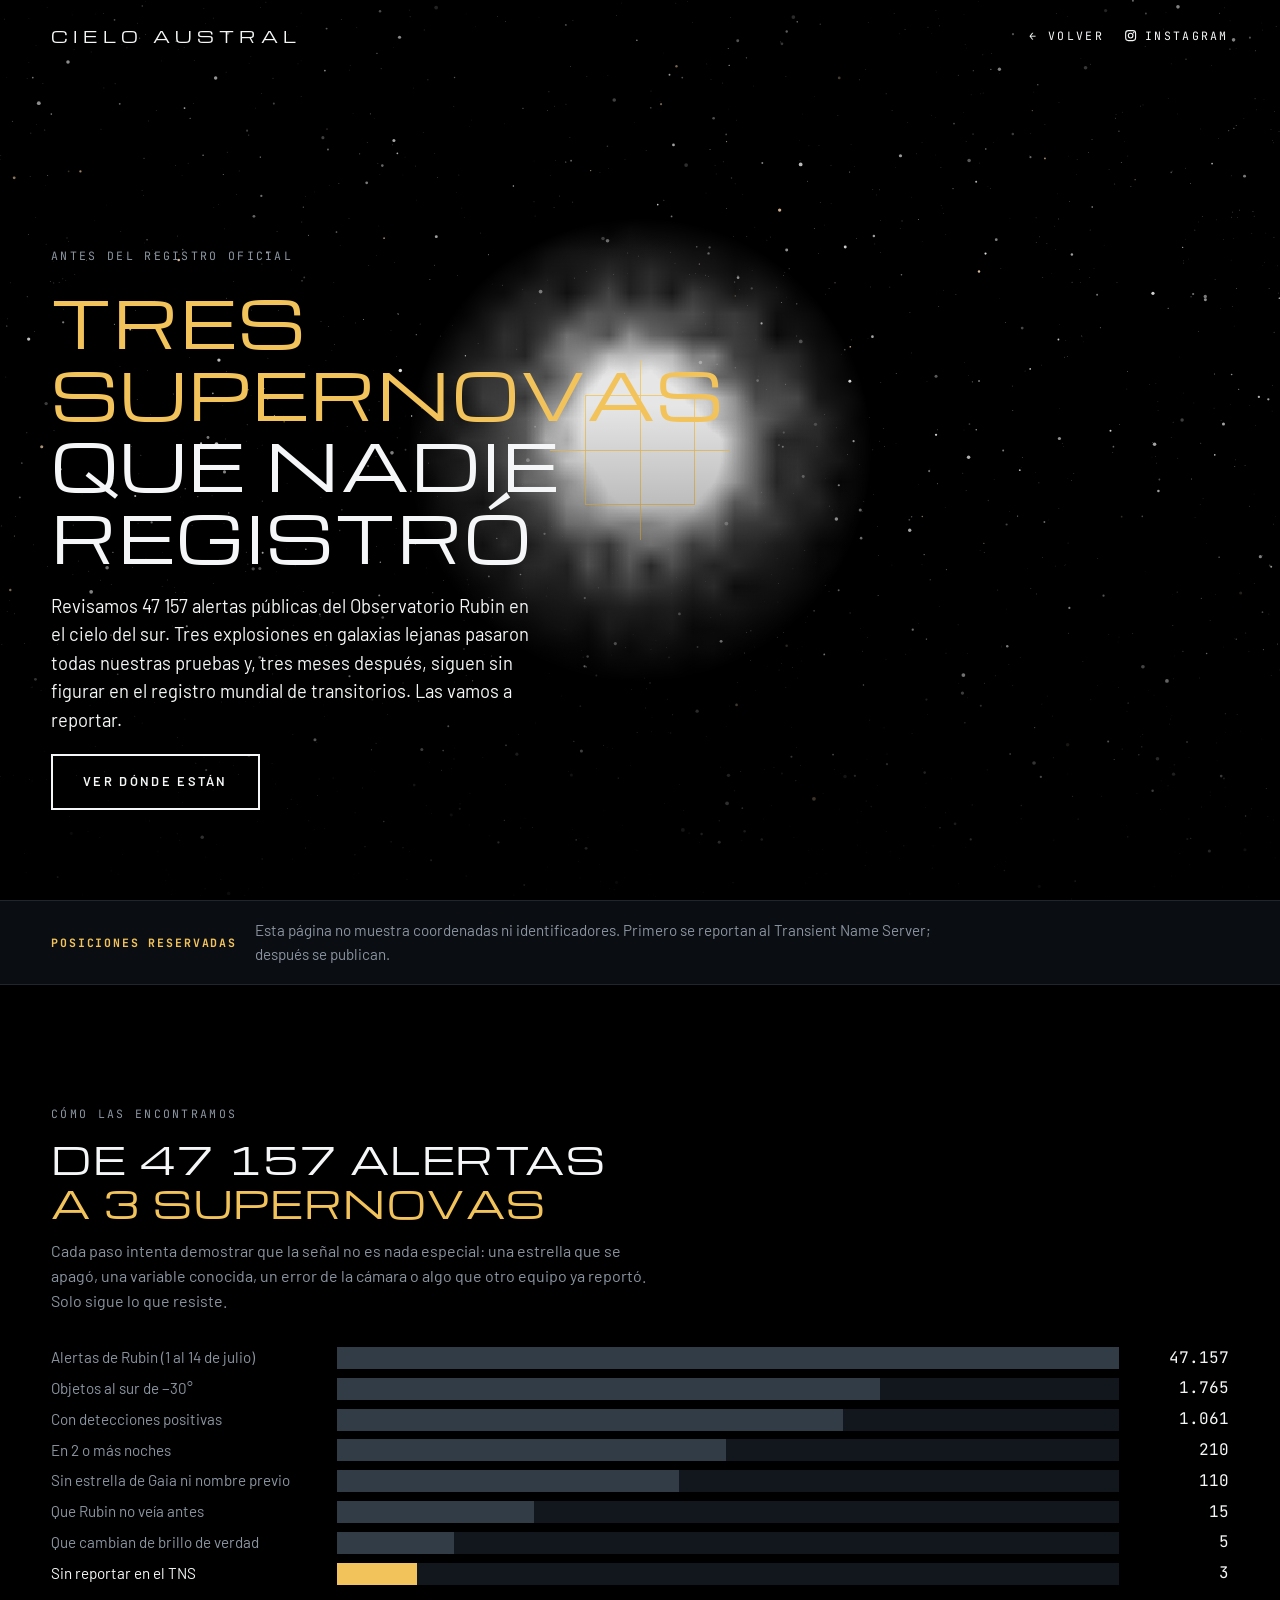
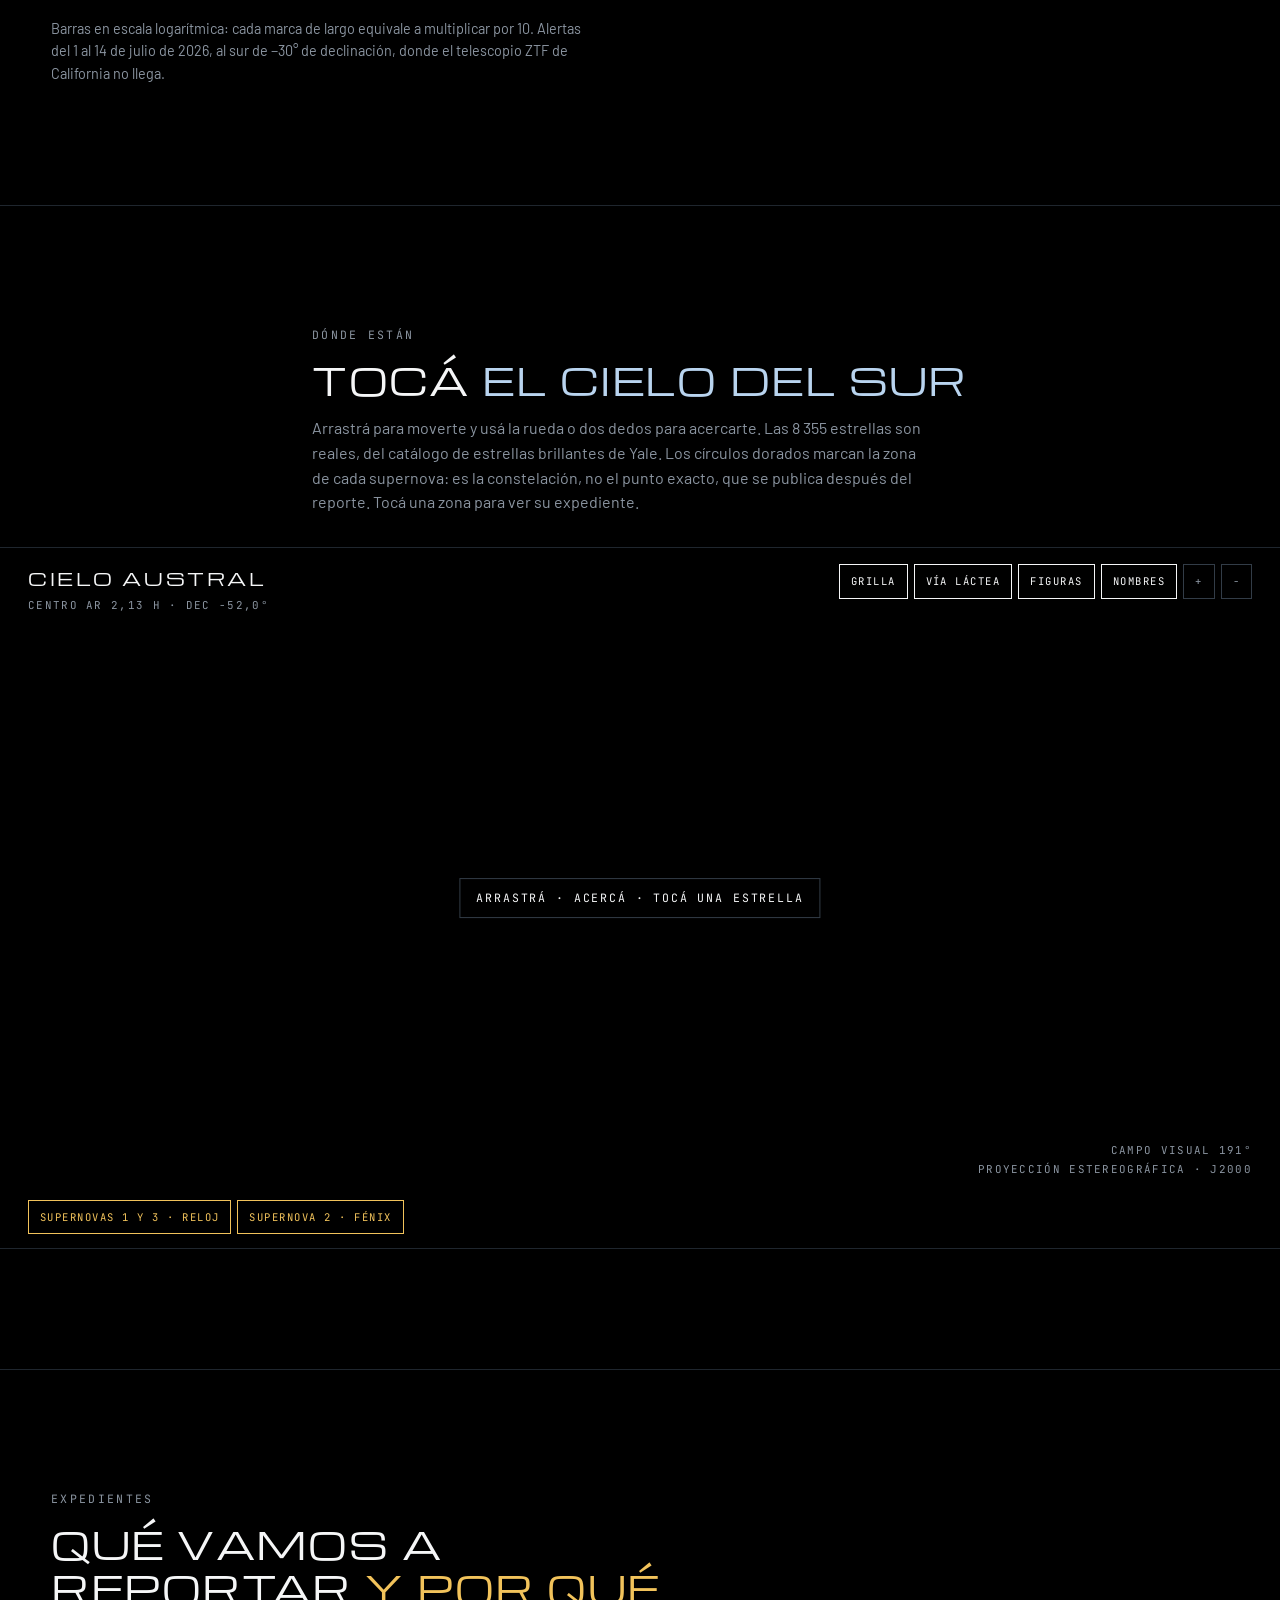
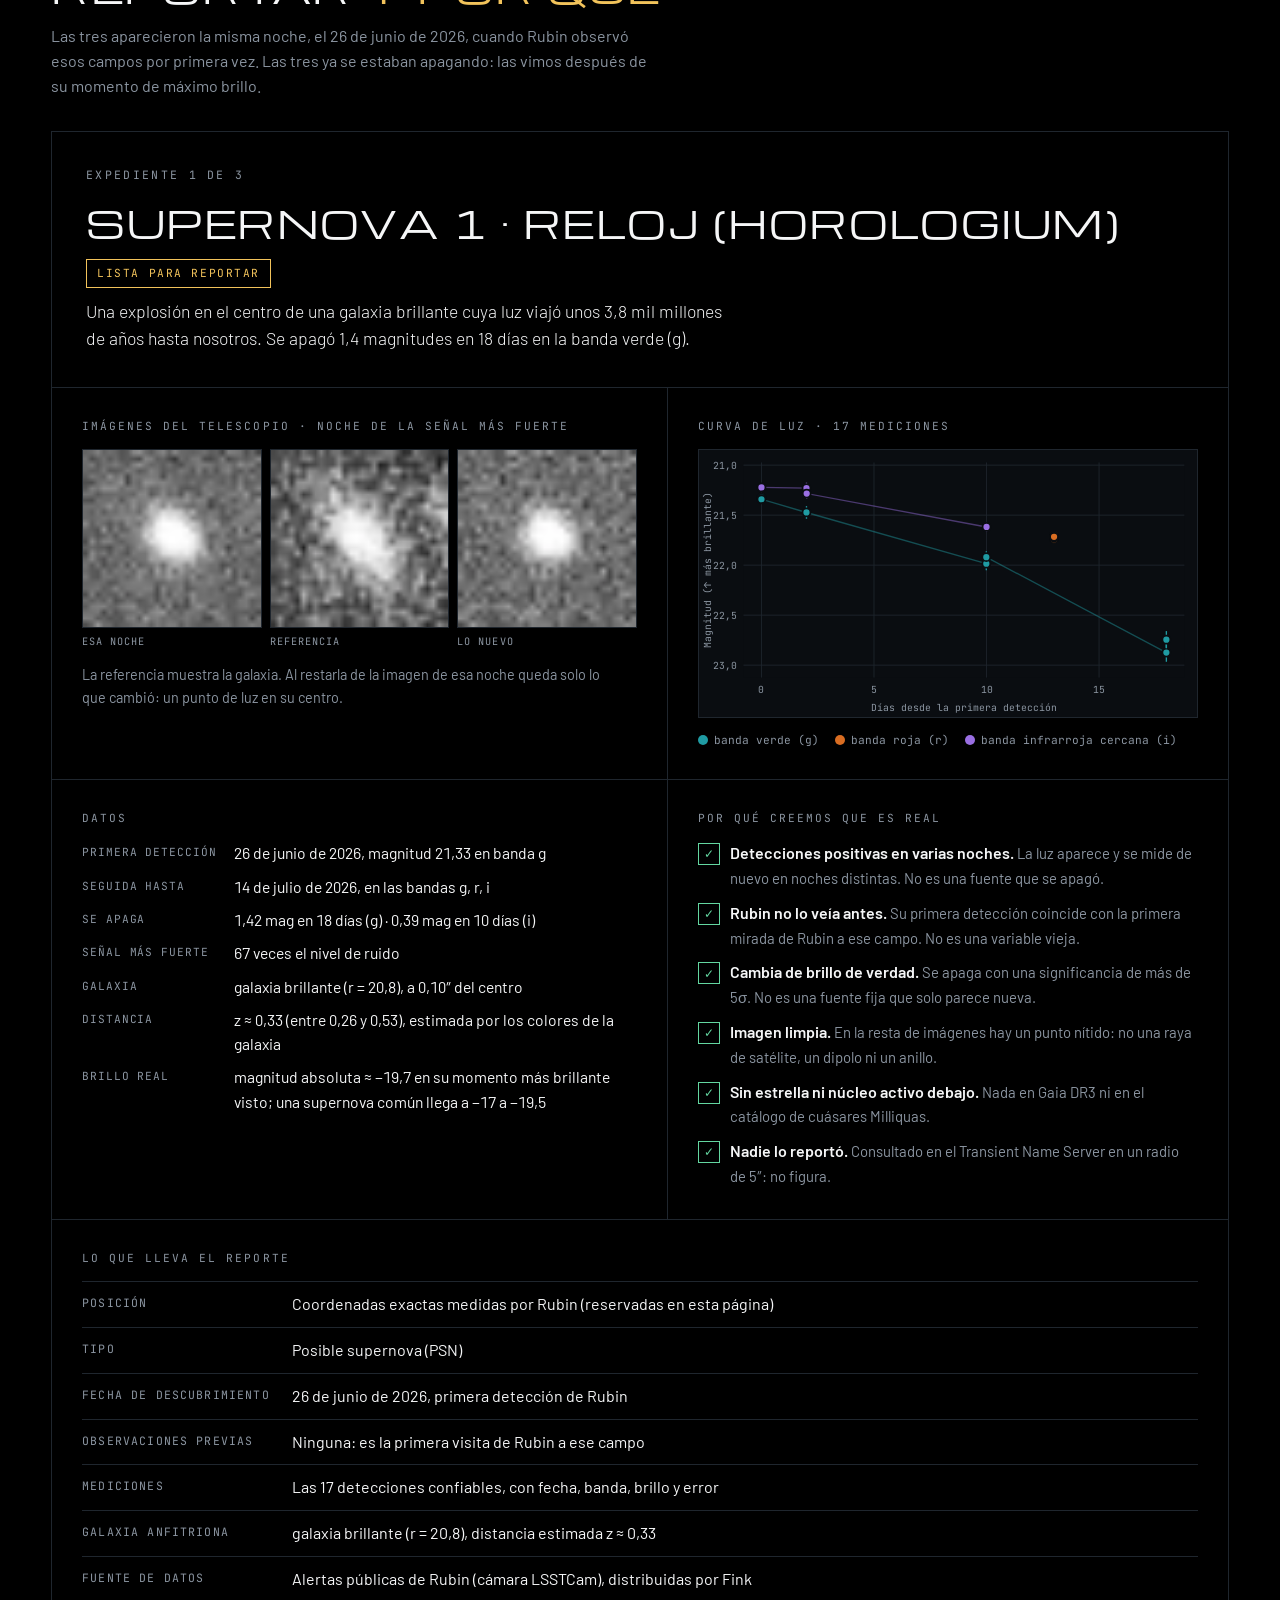
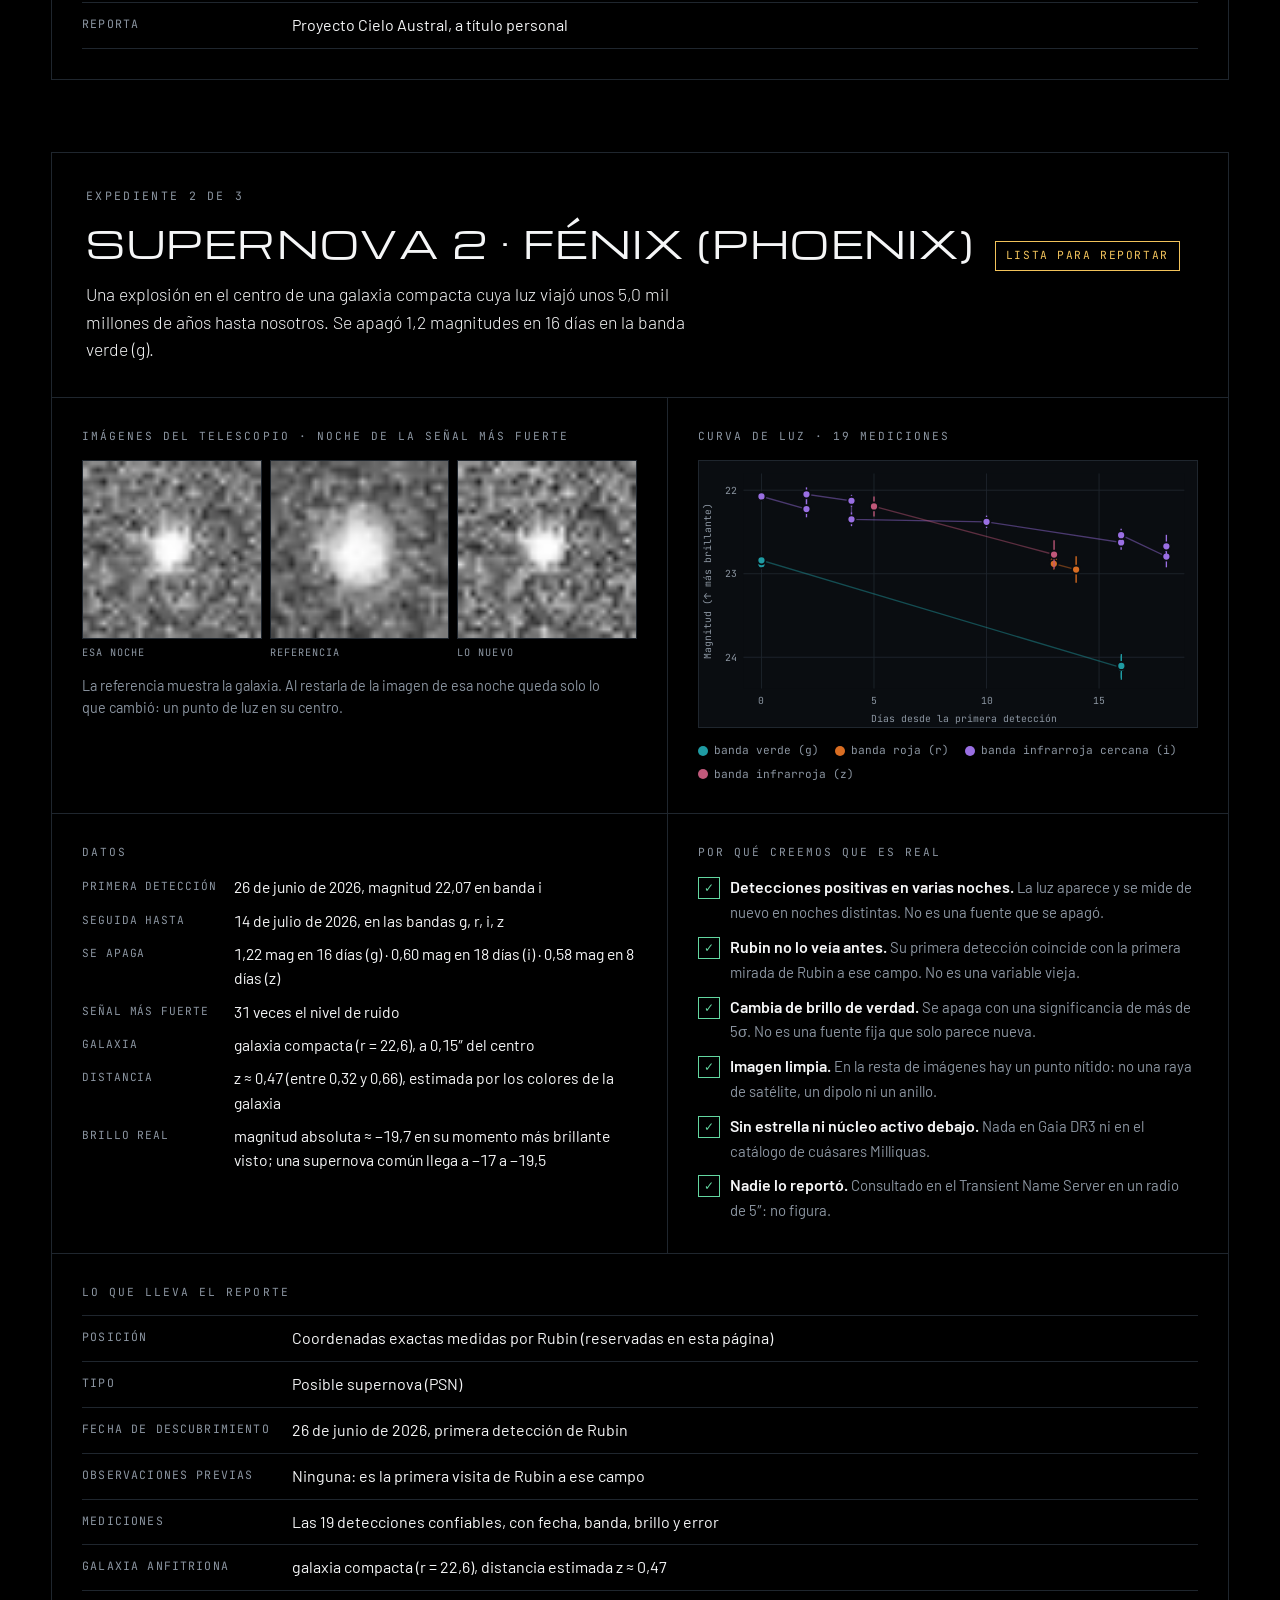
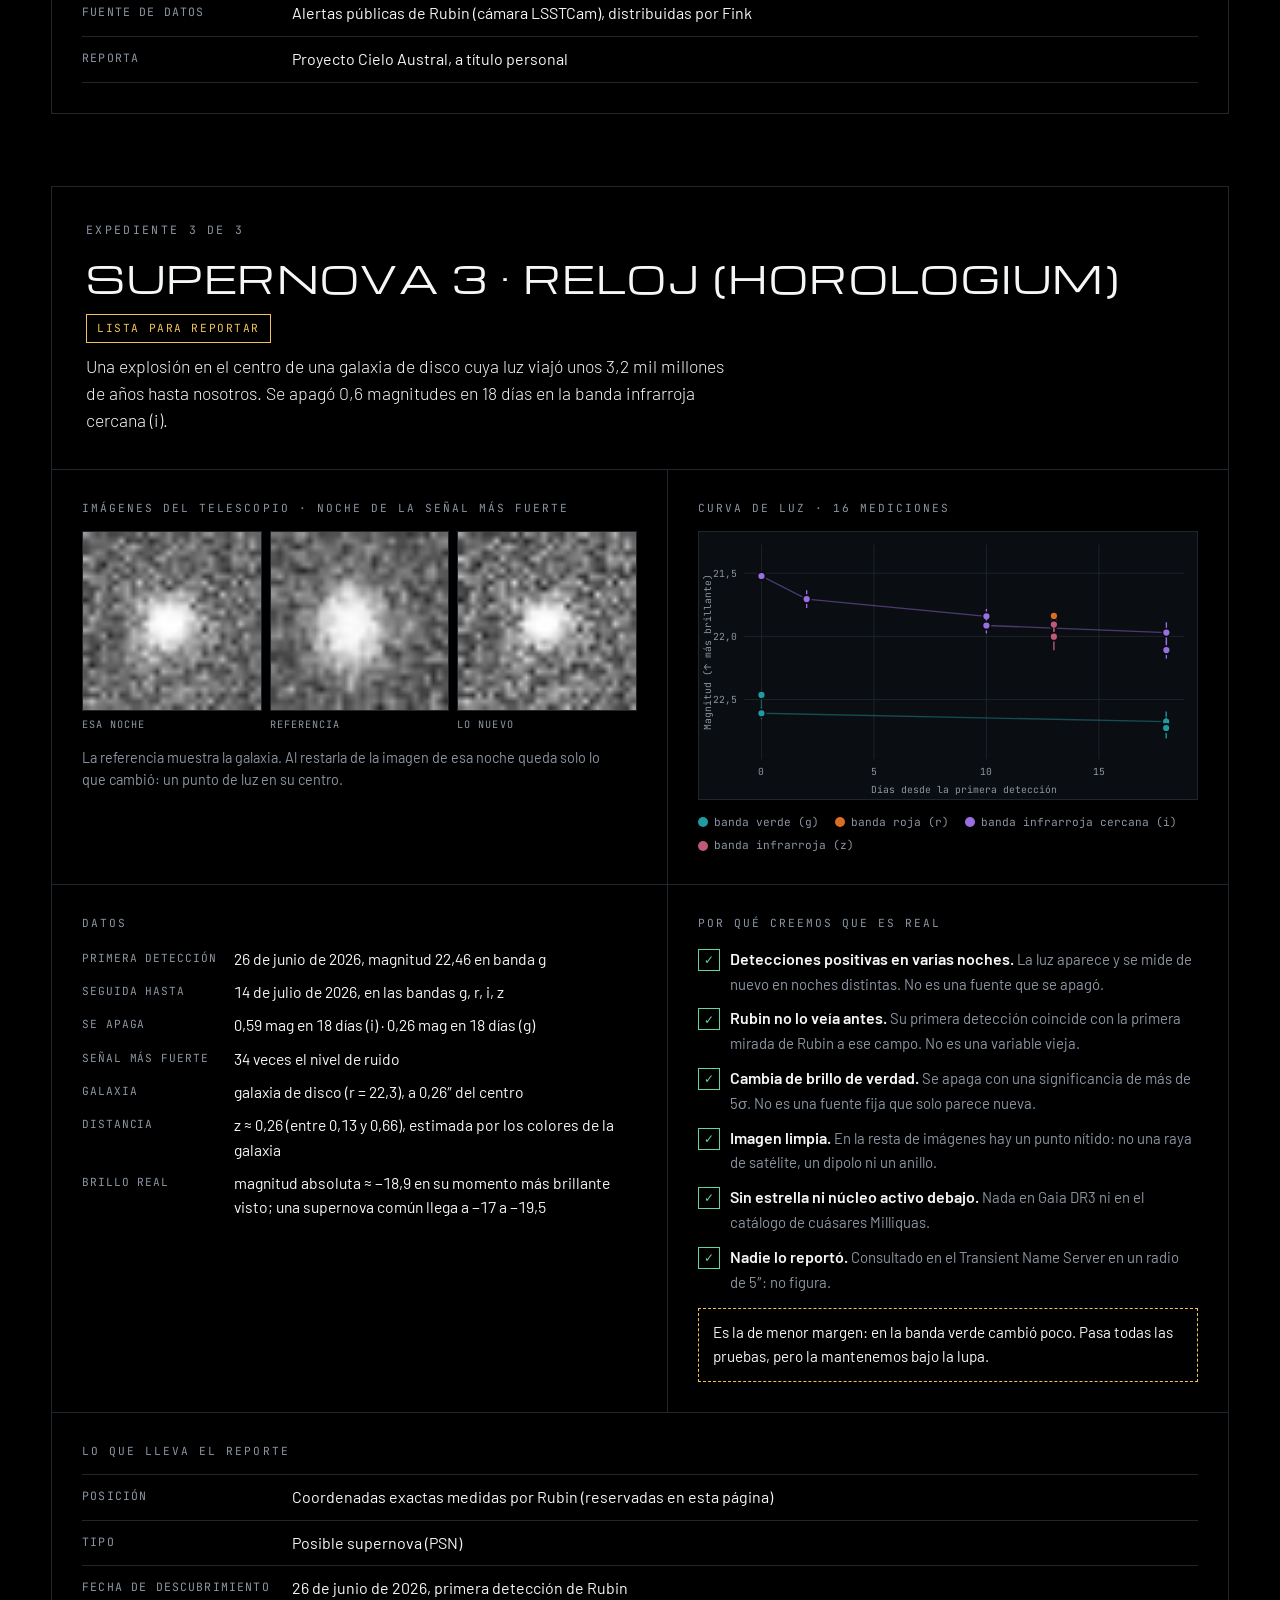
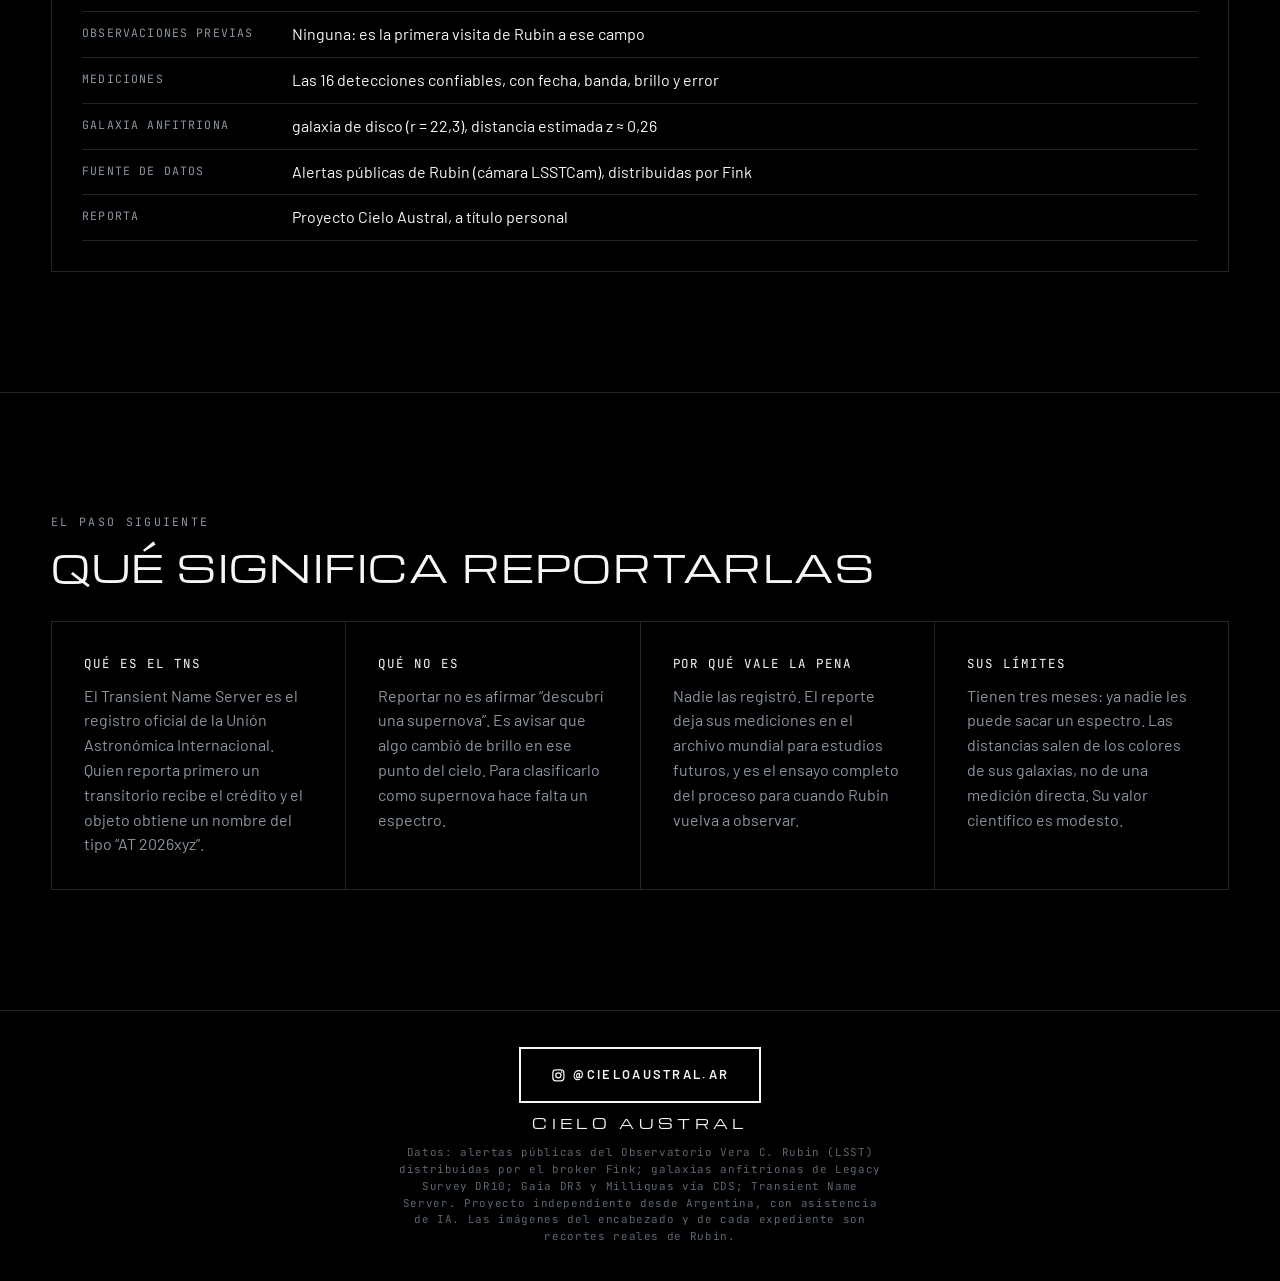
<file: reportes.html>
<!doctype html>
<html lang="es">
<head>
<meta charset="utf-8">
<meta name="viewport" content="width=device-width,initial-scale=1,viewport-fit=cover">
<title>Tres supernovas sin registrar · Cielo Austral</title>
<meta name="description" content="Tres explosiones en galaxias lejanas que encontramos en alertas públicas del Observatorio Vera C. Rubin y que no figuran en el registro mundial.">
<meta name="author" content="Nicolás Sifakis">
<link rel="canonical" href="https://cieloaustral.space/reportes.html">
<meta property="og:type" content="article">
<meta property="og:title" content="Tres supernovas sin registrar · Cielo Austral">
<meta property="og:description" content="Tres explosiones en galaxias lejanas que encontramos en alertas públicas del Observatorio Vera C. Rubin y que no figuran en el registro mundial.">
<meta property="og:url" content="https://cieloaustral.space/reportes.html">
<meta property="og:image" content="https://cieloaustral.space/medios/og-cieloaustral.jpg">
<meta name="twitter:card" content="summary_large_image">
<link rel="preconnect" href="https://fonts.googleapis.com">
<link rel="preconnect" href="https://fonts.gstatic.com" crossorigin>
<link rel="stylesheet" href="https://fonts.googleapis.com/css2?family=Michroma&family=Barlow:wght@300;400;500;600&family=JetBrains+Mono:wght@400;500&display=swap">
<style>
/* Layout: misma identidad de misión que la landing de Cielo Austral. Héroe con la imagen real de
   la resta (lo nuevo en el cielo), embudo de la búsqueda y un expediente por supernova:
   imágenes, curva de luz, datos, qué se reporta y por qué. Mundo oscuro único, elegido a propósito. */
:root{
  --void:#000; --panel:#0a0d11; --panel-2:#12171d; --line:#1f262e; --line-2:#323c47;
  --fg:#f5f6f7; --muted:#8b95a1; --dim:#5c6672; --ice:#b9d4ef; --cand:#f2c35b; --ok:#63d6a0;
  --g:#1f9ba3; --r:#d96d22; --i:#9a6fe3; --z:#c0587a;     /* bandas, validadas para daltonismo */
  --f-display:"Michroma","Eurostile","Arial Black",sans-serif;
  --f-body:"Barlow","DIN Alternate","Helvetica Neue",Arial,sans-serif;
  --f-mono:"JetBrains Mono",ui-monospace,Menlo,monospace;
  color-scheme:dark;
}
*{box-sizing:border-box}
[hidden]{display:none!important}
html{scroll-behavior:smooth}
body{margin:0;background:var(--void);color:var(--fg);font-family:var(--f-body);font-size:1rem;line-height:1.55}
a{color:var(--fg);text-underline-offset:4px;text-decoration-color:var(--line-2)}
:focus-visible{outline:2px solid var(--ice);outline-offset:3px}
h1,h2,h3,h4{margin:0;font-weight:400;text-wrap:balance}
p{margin:0}
.wrap{max-width:80rem;margin:0 auto;padding-inline:clamp(16px,4vw,56px)}
.eyebrow{font-family:var(--f-mono);font-size:.72rem;letter-spacing:.2em;text-transform:uppercase;color:var(--muted)}
.btn{display:inline-flex;align-items:center;gap:14px;font-weight:600;font-size:.8rem;letter-spacing:.18em;text-transform:uppercase;color:var(--fg);text-decoration:none;border:2px solid var(--fg);padding:16px 30px;position:relative;overflow:hidden;isolation:isolate;transition:color .3s}
.btn::before{content:"";position:absolute;inset:0;background:var(--fg);transform:translateY(101%);transition:transform .3s;z-index:-1}
.btn:hover{color:var(--void)} .btn:hover::before{transform:none}

.nav{position:absolute;top:0;left:0;right:0;z-index:5;padding-top:env(safe-area-inset-top,0px)}
.nav .wrap{height:72px;display:flex;align-items:center;justify-content:space-between;gap:16px}
.marca{font-family:var(--f-display);font-size:1rem;letter-spacing:.32em;white-space:nowrap}
.nav span.eyebrow{color:var(--fg);opacity:.8}

.hero{position:relative;min-height:100svh;display:flex;align-items:flex-end;overflow:hidden;isolation:isolate}
#estrellas{position:absolute;inset:0;width:100%;height:100%;z-index:-3}
.hero .foto{position:absolute;left:50%;top:15%;height:70%;aspect-ratio:1;max-width:none;transform:translateX(-50%);z-index:-2;object-fit:cover;filter:contrast(1.3) brightness(.9);
  -webkit-mask-image:radial-gradient(circle,#000 18%,transparent 52%);mask-image:radial-gradient(circle,#000 18%,transparent 52%)}
@media (max-aspect-ratio:1/1){.hero .foto{height:auto;width:160%;top:6%}}
.hero::after{content:"";position:absolute;inset:0;z-index:-1;background:linear-gradient(180deg,rgba(0,0,0,.4),transparent 30%,transparent 45%,rgba(0,0,0,.9))}
.reticula{position:absolute;left:50%;top:50%;width:min(14vw,110px);aspect-ratio:1;transform:translate(-50%,-50%);border:1px solid rgba(242,195,91,.8);z-index:-1}
@media (max-aspect-ratio:1/1){.reticula{top:calc(6% + 80vw)}}
.reticula::before,.reticula::after{content:"";position:absolute;background:rgba(242,195,91,.8)}
.reticula::before{left:50%;top:-36px;bottom:-36px;width:1px}
.reticula::after{top:50%;left:-36px;right:-36px;height:1px}
.hero .wrap{width:100%;padding-block:120px clamp(56px,10vh,110px)}
.texto{max-width:40rem;display:grid;gap:20px;justify-items:start}
.texto h1{font-family:var(--f-display);text-transform:uppercase;letter-spacing:.03em;line-height:1.12;font-size:clamp(1.9rem,5.2vw,4rem)}
.texto p{font-size:clamp(1rem,1.6vw,1.15rem);max-width:48ch}

.aviso{border-block:1px solid var(--line);background:var(--panel)}
.aviso .wrap{padding-block:18px;display:flex;flex-wrap:wrap;gap:8px 18px;align-items:center}
.aviso b{font-family:var(--f-mono);font-size:.72rem;letter-spacing:.16em;text-transform:uppercase;color:var(--cand)}
.aviso p{color:var(--muted);font-size:.95rem;max-width:80ch}

section{padding-block:clamp(64px,10vw,120px);display:grid;gap:32px;border-bottom:1px solid var(--line)}
.sec-head{display:grid;gap:14px;max-width:60rem}
.sec-head h2{font-family:var(--f-display);font-size:clamp(1.35rem,3vw,2.3rem);text-transform:uppercase;letter-spacing:.04em;line-height:1.2}
.sec-head p{color:var(--muted);max-width:68ch}

/* Embudo */
.embudo{list-style:none;margin:0;padding:0;display:grid;gap:6px}
.embudo li{display:grid;grid-template-columns:minmax(0,17rem) minmax(0,1fr) 6rem;gap:14px;align-items:center}
.embudo .lab{font-size:.95rem;color:var(--muted)}
.embudo .barra{height:22px;background:var(--panel-2);position:relative}
.embudo .barra i{position:absolute;inset:0 auto 0 0;background:var(--line-2)}
.embudo li:last-child .barra i{background:var(--cand)}
.embudo li:last-child .lab,.embudo li:last-child .num{color:var(--fg)}
.embudo .num{font-family:var(--f-mono);font-variant-numeric:tabular-nums;text-align:right}
.nota{color:var(--muted);font-size:.9rem;max-width:68ch}
@media (max-width:640px){.embudo li{grid-template-columns:minmax(0,1fr) 4.5rem}.embudo .barra{grid-column:1/-1;grid-row:2;height:12px}}

/* Expediente */
.exp{border:1px solid var(--line);display:grid}
.exp-head{padding:clamp(20px,3vw,34px);border-bottom:1px solid var(--line);display:grid;gap:10px}
.exp-head .fila{display:flex;flex-wrap:wrap;align-items:baseline;gap:8px 20px}
.exp-head h3{font-family:var(--f-display);font-size:clamp(1.3rem,3.4vw,2.3rem);letter-spacing:.04em;text-transform:uppercase}
.exp-head p{font-size:1.1rem;font-weight:300;max-width:64ch}
.ac-sn{color:var(--cand)} .ac-cielo{color:var(--ice)} .ac-ok{color:var(--ok)}
.ig-ico{width:1.15em;height:1.15em;flex:none;vertical-align:-.2em}
.ig{display:inline-flex;align-items:center;gap:8px}
.pill{display:inline-flex;align-items:center;gap:8px;font-family:var(--f-mono);font-size:.7rem;letter-spacing:.14em;text-transform:uppercase;padding:5px 10px;border:1px solid currentColor;color:var(--cand)}
.exp-body{display:grid;grid-template-columns:minmax(0,1.1fr) minmax(0,1fr)}
.bloque{padding:clamp(18px,2.6vw,30px);display:grid;gap:14px;align-content:start;min-width:0;border-bottom:1px solid var(--line)}
.bloque.izq{border-right:1px solid var(--line)}
.bloque.ancho{grid-column:1/-1}
.bloque h4{font-family:var(--f-mono);font-size:.7rem;letter-spacing:.18em;text-transform:uppercase;color:var(--muted)}
.exp-body .bloque:last-child{border-bottom:0}
@media (max-width:820px){.exp-body{grid-template-columns:minmax(0,1fr)}.bloque.izq{border-right:0}}
.triptico{display:grid;grid-template-columns:repeat(3,minmax(0,1fr));gap:8px}
.triptico figure{margin:0;display:grid;gap:6px}
.triptico img{width:100%;aspect-ratio:1;object-fit:cover;border:1px solid var(--line);display:block;max-width:100%;image-rendering:auto}
.triptico figcaption{font-family:var(--f-mono);font-size:.64rem;letter-spacing:.1em;text-transform:uppercase;color:var(--muted)}
.chart{border:1px solid var(--line);background:var(--panel);position:relative}
.chart svg{display:block;width:100%;height:auto}
.chart text{font-family:var(--f-mono);font-size:11px;fill:var(--muted)}
.tip{position:absolute;pointer-events:none;background:var(--fg);color:var(--void);font-family:var(--f-mono);font-size:.72rem;line-height:1.4;padding:6px 9px;white-space:nowrap;transform:translate(-50%,-115%);z-index:2}
.leyenda{display:flex;flex-wrap:wrap;gap:6px 16px;font-family:var(--f-mono);font-size:.7rem;color:var(--muted)}
.leyenda span{display:inline-flex;align-items:center;gap:6px}
.sw{width:10px;height:10px;border-radius:50%;display:inline-block}
dl.kv{margin:0;display:grid;grid-template-columns:auto minmax(0,1fr);gap:9px 18px}
dl.kv dt{font-family:var(--f-mono);font-size:.7rem;letter-spacing:.08em;text-transform:uppercase;color:var(--muted);padding-top:3px}
dl.kv dd{margin:0;font-size:.98rem;font-variant-numeric:tabular-nums;overflow-wrap:anywhere}
.checks{list-style:none;margin:0;padding:0;display:grid;gap:10px}
.checks li{display:grid;grid-template-columns:22px minmax(0,1fr);gap:10px;align-items:start}
.checks li::before{content:"✓";font-family:var(--f-mono);color:var(--ok);border:1px solid var(--ok);width:20px;height:20px;display:grid;place-items:center;font-size:.72rem;margin-top:2px}
.checks b{font-weight:600}
.checks span{color:var(--muted);font-size:.93rem}
.margen{border:1px dashed var(--cand);padding:12px 14px;color:var(--fg);font-size:.95rem}
.reporte{list-style:none;margin:0;padding:0;display:grid;border-top:1px solid var(--line)}
.reporte li{display:grid;grid-template-columns:12rem minmax(0,1fr);gap:4px 18px;padding-block:10px;border-bottom:1px solid var(--line)}
.reporte li b{font-family:var(--f-mono);font-weight:400;font-size:.72rem;letter-spacing:.1em;text-transform:uppercase;color:var(--muted);padding-top:2px}
@media (max-width:560px){.reporte li{grid-template-columns:minmax(0,1fr)}}
.lista-exp{display:grid;gap:clamp(40px,6vw,72px)}

.dos{display:grid;grid-template-columns:repeat(auto-fit,minmax(18rem,1fr));gap:1px;background:var(--line);border:1px solid var(--line)}
.dos div{background:var(--void);padding:clamp(20px,3vw,32px);display:grid;gap:10px;align-content:start}
.dos h3{font-family:var(--f-mono);font-size:.78rem;letter-spacing:.16em;text-transform:uppercase}
.dos p{color:var(--muted)}
footer{padding-block:36px;display:grid;gap:10px;justify-items:center;text-align:center}
footer small{font-family:var(--f-mono);font-size:.68rem;letter-spacing:.06em;color:var(--dim);max-width:70ch}
@media (prefers-reduced-motion:reduce){html{scroll-behavior:auto}.btn,.btn::before{transition:none}}

/* Cielo navegable */
.cielo-box{position:relative;height:min(78svh,760px);min-height:440px;border-block:1px solid var(--line);background:var(--void);overflow:hidden;touch-action:none;user-select:none;-webkit-user-select:none}
#cielo{position:absolute;inset:0;width:100%;height:100%;display:block;cursor:grab}
#cielo.arrastrando{cursor:grabbing}
.hud{position:absolute;pointer-events:none;font-family:var(--f-mono);font-size:.68rem;letter-spacing:.12em;text-transform:uppercase;color:var(--muted)}
.hud-tl{top:16px;left:clamp(16px,3vw,28px);display:grid;gap:4px}
.hud-tl b{font-family:var(--f-display);font-weight:400;font-size:clamp(.9rem,1.8vw,1.15rem);letter-spacing:.14em;color:var(--fg)}
.hud-br{bottom:70px;right:clamp(16px,3vw,28px);text-align:right;display:grid;gap:3px}
.ctl{position:absolute;top:16px;right:clamp(16px,3vw,28px);display:flex;flex-wrap:wrap;justify-content:flex-end;gap:6px;max-width:62%}
.ctl button,.chips button{all:unset;cursor:pointer;font-family:var(--f-mono);font-size:.66rem;letter-spacing:.14em;text-transform:uppercase;padding:8px 11px;border:1px solid var(--line-2);background:rgba(0,0,0,.65);color:var(--muted)}
.ctl button[aria-pressed="true"]{color:var(--fg);border-color:var(--fg)}
.ctl button:hover,.chips button:hover{color:var(--fg)}
.ctl button:focus-visible,.chips button:focus-visible{outline:2px solid var(--ice);outline-offset:2px}
.chips{position:absolute;left:0;right:0;bottom:0;display:flex;gap:6px;overflow-x:auto;padding:14px clamp(16px,3vw,28px);background:linear-gradient(transparent,rgba(0,0,0,.85) 40%)}
.chips button{flex:none;color:var(--cand);border-color:var(--cand)}
.tarjeta{position:absolute;width:min(20rem,calc(100% - 32px));background:rgba(6,8,11,.95);border:1px solid var(--line-2);padding:16px;display:grid;gap:10px;z-index:2}
.tarjeta h3{font-family:var(--f-display);font-size:1rem;letter-spacing:.06em}
.tarjeta dl{margin:0;display:grid;grid-template-columns:auto 1fr;gap:4px 14px;font-family:var(--f-mono);font-size:.74rem}
.tarjeta dt{color:var(--muted);text-transform:uppercase;letter-spacing:.08em}
.tarjeta dd{margin:0}
.tarjeta p{font-size:.88rem;color:var(--muted)}
.tarjeta .cerrar{all:unset;cursor:pointer;position:absolute;top:8px;right:10px;font-family:var(--f-mono);color:var(--muted);padding:4px}
.tarjeta .btn{padding:10px 16px;font-size:.7rem;justify-self:start}
@media (max-width:640px){.ctl{top:auto;bottom:66px;left:clamp(16px,3vw,28px);right:auto;max-width:calc(100% - 32px);justify-content:flex-start}.hud-br{display:none}.hud-tl b{font-size:.85rem}}
.ayuda{position:absolute;left:50%;top:50%;transform:translate(-50%,-50%);font-family:var(--f-mono);font-size:.72rem;letter-spacing:.16em;text-transform:uppercase;color:var(--fg);background:rgba(0,0,0,.6);padding:10px 16px;border:1px solid var(--line-2);pointer-events:none;transition:opacity .6s;text-align:center}
.ayuda.fuera{opacity:0}
#mapa{scroll-margin-top:16px}
</style>
</head>
<body>


<nav class="nav" aria-label="Encabezado"><div class="wrap"><a class="marca" href="index.html" style="text-decoration:none">CIELO AUSTRAL</a><span style="display:flex;gap:20px;align-items:center"><a class="eyebrow" href="index.html" style="color:var(--fg);text-decoration:none">← Volver</a><a class="ig eyebrow" href="https://www.instagram.com/cieloaustral.ar/" target="_blank" rel="noopener" style="color:var(--fg);text-decoration:none"><svg class="ig-ico" viewBox="0 0 24 24" aria-hidden="true" focusable="false"><rect x="3" y="3" width="18" height="18" rx="5" fill="none" stroke="currentColor" stroke-width="2"/><circle cx="12" cy="12" r="4.2" fill="none" stroke="currentColor" stroke-width="2"/><circle cx="17.3" cy="6.7" r="1.3" fill="currentColor"/></svg>Instagram</a></span></div></nav>

<header class="hero">
  <canvas id="estrellas" aria-hidden="true"></canvas>
  <img class="foto" id="foto" alt="Imagen de diferencia de Rubin: un punto de luz nuevo sobre el fondo del cielo">
  <span class="reticula" aria-hidden="true"></span>
  <div class="wrap"><div class="texto">
    <span class="eyebrow">Antes del registro oficial</span>
    <h1><span class="ac-sn">Tres supernovas</span> que nadie registró</h1>
    <p>Revisamos 47 157 alertas públicas del Observatorio Rubin en el cielo del sur. Tres explosiones en galaxias lejanas pasaron todas nuestras pruebas y, tres meses después, siguen sin figurar en el registro mundial de transitorios. Las vamos a reportar.</p>
    <a class="btn" href="#mapa">Ver dónde están</a>
  </div></div>
</header>

<div class="aviso"><div class="wrap"><b>Posiciones reservadas</b><p>Esta página no muestra coordenadas ni identificadores. Primero se reportan al Transient Name Server; después se publican.</p></div></div>

<main>
  <section class="wrap" aria-labelledby="h-emb">
    <div class="sec-head">
      <span class="eyebrow">Cómo las encontramos</span>
      <h2 id="h-emb">De 47 157 alertas <span class="ac-sn">a 3 supernovas</span></h2>
      <p>Cada paso intenta demostrar que la señal no es nada especial: una estrella que se apagó, una variable conocida, un error de la cámara o algo que otro equipo ya reportó. Solo sigue lo que resiste.</p>
    </div>
    <ol class="embudo" id="embudo"></ol>
    <p class="nota">Barras en escala logarítmica: cada marca de largo equivale a multiplicar por 10. Alertas del 1 al 14 de julio de 2026, al sur de −30° de declinación, donde el telescopio ZTF de California no llega.</p>
  </section>

  <section id="mapa" aria-labelledby="h-mapa">
    <div class="wrap sec-head">
      <span class="eyebrow">Dónde están</span>
      <h2 id="h-mapa">Tocá <span class="ac-cielo">el cielo del sur</span></h2>
      <p>Arrastrá para moverte y usá la rueda o dos dedos para acercarte. Las 8 355 estrellas son reales, del catálogo de estrellas brillantes de Yale. Los círculos dorados marcan la zona de cada supernova: es la constelación, no el punto exacto, que se publica después del reporte. Tocá una zona para ver su expediente.</p>
    </div>
    <div class="cielo-box" id="cielo-box">
      <canvas id="cielo" tabindex="0" aria-label="Cielo navegable. Flechas para moverse, más y menos para acercar."></canvas>
      <div class="hud hud-tl"><b id="hud-campo">Cielo austral</b><span id="hud-centro"></span></div>
      <div class="ctl" role="group" aria-label="Capas del cielo">
        <button type="button" data-capa="grilla" aria-pressed="true">Grilla</button>
        <button type="button" data-capa="via" aria-pressed="true">Vía Láctea</button>
        <button type="button" data-capa="figuras" aria-pressed="true">Figuras</button>
        <button type="button" data-capa="nombres" aria-pressed="true">Nombres</button>
        <button type="button" id="zoom-mas" aria-label="Acercar">+</button>
        <button type="button" id="zoom-menos" aria-label="Alejar">−</button>
      </div>
      <div class="hud hud-br"><span id="hud-fov"></span><span>Proyección estereográfica · J2000</span></div>
      <div class="ayuda" id="ayuda">Arrastrá · acercá · tocá una estrella</div>
      <div class="tarjeta" id="tarjeta" hidden></div>
      <div class="chips" id="chips" role="group" aria-label="Ir a una zona"></div>
    </div>
  </section>

  <section id="expedientes" class="wrap" aria-labelledby="h-exp">
    <div class="sec-head">
      <span class="eyebrow">Expedientes</span>
      <h2 id="h-exp">Qué vamos a reportar <span class="ac-sn">y por qué</span></h2>
      <p>Las tres aparecieron la misma noche, el 26 de junio de 2026, cuando Rubin observó esos campos por primera vez. Las tres ya se estaban apagando: las vimos después de su momento de máximo brillo.</p>
    </div>
    <div class="lista-exp" id="lista"></div>
  </section>

  <section class="wrap" aria-labelledby="h-tns">
    <div class="sec-head">
      <span class="eyebrow">El paso siguiente</span>
      <h2 id="h-tns">Qué significa reportarlas</h2>
    </div>
    <div class="dos">
      <div><h3>Qué es el TNS</h3><p>El Transient Name Server es el registro oficial de la Unión Astronómica Internacional. Quien reporta primero un transitorio recibe el crédito y el objeto obtiene un nombre del tipo “AT 2026xyz”.</p></div>
      <div><h3>Qué no es</h3><p>Reportar no es afirmar “descubrí una supernova”. Es avisar que algo cambió de brillo en ese punto del cielo. Para clasificarlo como supernova hace falta un espectro.</p></div>
      <div><h3>Por qué vale la pena</h3><p>Nadie las registró. El reporte deja sus mediciones en el archivo mundial para estudios futuros, y es el ensayo completo del proceso para cuando Rubin vuelva a observar.</p></div>
      <div><h3>Sus límites</h3><p>Tienen tres meses: ya nadie les puede sacar un espectro. Las distancias salen de los colores de sus galaxias, no de una medición directa. Su valor científico es modesto.</p></div>
    </div>
  </section>
</main>

<footer class="wrap">
<p class="contador" id="visitas" hidden></p>
<style>.contador{font-family:var(--f-mono);font-size:.72rem;letter-spacing:.14em;text-transform:uppercase;color:var(--muted);margin:0;display:flex;align-items:center;gap:10px;justify-content:center}
.contador::before{content:"";width:7px;height:7px;border-radius:50%;background:var(--cand,#f2c35b);box-shadow:0 0 10px var(--cand,#f2c35b)}</style>
<script data-goatcounter="https://cieloaustral.goatcounter.com/count" async src="https://gc.zgo.at/count.js"></script>
<script>
fetch("https://cieloaustral.goatcounter.com/counter/TOTAL.json")
  .then(r => r.ok ? r.json() : null)
  .then(d => { if (!d || d.count == null) return; const el = document.getElementById("visitas");
               const n = String(d.count).replace(/[  ,]/g, ".");
               el.textContent = n + (n === "1" ? " visita al sitio" : " visitas al sitio"); el.hidden = false; })
  .catch(() => {});
</script>

  <a class="btn" href="https://www.instagram.com/cieloaustral.ar/" target="_blank" rel="noopener"><span class="ig"><svg class="ig-ico" viewBox="0 0 24 24" aria-hidden="true" focusable="false"><rect x="3" y="3" width="18" height="18" rx="5" fill="none" stroke="currentColor" stroke-width="2"/><circle cx="12" cy="12" r="4.2" fill="none" stroke="currentColor" stroke-width="2"/><circle cx="17.3" cy="6.7" r="1.3" fill="currentColor"/></svg>@cieloaustral.ar</span></a>
  <span class="marca" style="font-size:.85rem">CIELO AUSTRAL</span>
  <small>Datos: alertas públicas del Observatorio Vera C. Rubin (LSST) distribuidas por el broker Fink; galaxias anfitrionas de Legacy Survey DR10; Gaia DR3 y Milliquas vía CDS; Transient Name Server. Proyecto independiente desde Argentina, con asistencia de IA. Las imágenes del encabezado y de cada expediente son recortes reales de Rubin.</small>
</footer>

<script src="reportes-datos.js"></script>
<script>
(function(){
const D = window.__DATOS_REPORTES__;
const $ = s => document.querySelector(s);
const css = n => getComputedStyle(document.documentElement).getPropertyValue(n).trim();
const coma = (x, n) => Number(x).toFixed(n).replace('.', ',').replace('-', '−');
const fecha = s => new Date(s + 'T12:00:00Z').toLocaleDateString('es-AR', {day: 'numeric', month: 'long', year: 'numeric'});
const NOMBRE = {g: 'verde (g)', r: 'roja (r)', i: 'infrarroja cercana (i)', z: 'infrarroja (z)'};
const QUIETO = matchMedia('(prefers-reduced-motion: reduce)').matches;

$('#foto').src = D.objetos[0].img.Difference;

/* Embudo, escala logarítmica */
const max = Math.log10(D.embudo[0][1]);
$('#embudo').innerHTML = D.embudo.map(([l, n]) => `<li><span class="lab">${l}</span><span class="barra"><i style="width:${(Math.log10(n) / max * 100).toFixed(1)}%"></i></span><span class="num">${n.toLocaleString('es-AR')}</span></li>`).join('');

/* Expedientes */
const CHECKS = [
  ['Detecciones positivas en varias noches', 'La luz aparece y se mide de nuevo en noches distintas. No es una fuente que se apagó.'],
  ['Rubin no lo veía antes', 'Su primera detección coincide con la primera mirada de Rubin a ese campo. No es una variable vieja.'],
  ['Cambia de brillo de verdad', 'Se apaga con una significancia de más de 5σ. No es una fuente fija que solo parece nueva.'],
  ['Imagen limpia', 'En la resta de imágenes hay un punto nítido: no una raya de satélite, un dipolo ni un anillo.'],
  ['Sin estrella ni núcleo activo debajo', 'Nada en Gaia DR3 ni en el catálogo de cuásares Milliquas.'],
  ['Nadie lo reportó', 'Consultado en el Transient Name Server en un radio de 5″: no figura.']
];
$('#lista').innerHTML = D.objetos.map(o => {
  const caidas = Object.entries(o.caidas).filter(([b, c]) => c[0] > 0 && c[1] >= 2).sort((a, b) => b[1][0] - a[1][0]);
  const principal = caidas[0];
  return `<article class="exp" aria-labelledby="h-o${o.n}">
    <div class="exp-head">
      <span class="eyebrow">Expediente ${o.n} de ${D.objetos.length}</span>
      <div class="fila"><h3 id="h-o${o.n}">Supernova ${o.n} · ${o.constelacion}</h3><span class="pill">Lista para reportar</span></div>
      <p>Una explosión en el centro de una ${o.host.split(' (')[0]} cuya luz viajó unos ${coma(o.viaje_gyr, 1)} mil millones de años hasta nosotros. Se apagó ${coma(principal[1][0], 1)} magnitudes en ${Math.round(principal[1][1])} días en la banda ${NOMBRE[principal[0]] || principal[0]}.</p>
    </div>
    <div class="exp-body">
      <div class="bloque izq"><h4>Imágenes del telescopio · noche de la señal más fuerte</h4>
        <div class="triptico">
          <figure><img src="${o.img.Science}" alt="Imagen de esa noche"><figcaption>Esa noche</figcaption></figure>
          <figure><img src="${o.img.Template}" alt="Imagen de referencia, con la galaxia anfitriona"><figcaption>Referencia</figcaption></figure>
          <figure><img src="${o.img.Difference}" alt="Resta de las dos: el punto nuevo"><figcaption>Lo nuevo</figcaption></figure>
        </div>
        <p class="nota">La referencia muestra la galaxia. Al restarla de la imagen de esa noche queda solo lo que cambió: un punto de luz en su centro.</p>
      </div>
      <div class="bloque"><h4>Curva de luz · ${o.n_med} mediciones</h4>
        <div class="chart"><svg viewBox="0 0 560 300" role="img" aria-label="Curva de luz de la supernova ${o.n}" data-n="${o.n}"></svg><div class="tip" hidden></div></div>
        <div class="leyenda">${[...o.bandas].map(b => `<span><i class="sw" style="background:var(--${b})"></i>banda ${NOMBRE[b] || b}</span>`).join('')}</div>
      </div>
      <div class="bloque izq"><h4>Datos</h4>
        <dl class="kv">
          <dt>Primera detección</dt><dd>${fecha(o.fecha)}, magnitud ${coma(o.mag0, 2)} en banda ${o.banda0}</dd>
          <dt>Seguida hasta</dt><dd>${fecha(o.fecha_ultima)}, en las bandas ${[...o.bandas].join(', ')}</dd>
          <dt>Se apaga</dt><dd>${caidas.map(([b, c]) => `${coma(c[0], 2)} mag en ${Math.round(c[1])} días (${b})`).join(' · ')}</dd>
          <dt>Señal más fuerte</dt><dd>${o.sn_max} veces el nivel de ruido</dd>
          <dt>Galaxia</dt><dd>${o.host}, a ${coma(o.sep, 2)}″ del centro</dd>
          <dt>Distancia</dt><dd>z ≈ ${coma(o.z, 2)} (entre ${coma(o.zr[0], 2)} y ${coma(o.zr[1], 2)}), estimada por los colores de la galaxia</dd>
          <dt>Brillo real</dt><dd>magnitud absoluta ≈ ${coma(o.Mabs, 1)} en su momento más brillante visto; una supernova común llega a −17 a −19,5</dd>
        </dl>
      </div>
      <div class="bloque"><h4>Por qué creemos que es real</h4>
        <ul class="checks">${CHECKS.map(([t, d]) => `<li><div><b>${t}.</b> <span>${d}</span></div></li>`).join('')}</ul>
        ${o.n === 3 ? '<p class="margen">Es la de menor margen: en la banda verde cambió poco. Pasa todas las pruebas, pero la mantenemos bajo la lupa.</p>' : ''}
      </div>
      <div class="bloque ancho"><h4>Lo que lleva el reporte</h4>
        <ul class="reporte">
          <li><b>Posición</b><span>Coordenadas exactas medidas por Rubin (reservadas en esta página)</span></li>
          <li><b>Tipo</b><span>Posible supernova (PSN)</span></li>
          <li><b>Fecha de descubrimiento</b><span>${fecha(o.fecha)}, primera detección de Rubin</span></li>
          <li><b>Observaciones previas</b><span>Ninguna: es la primera visita de Rubin a ese campo</span></li>
          <li><b>Mediciones</b><span>Las ${o.n_med} detecciones confiables, con fecha, banda, brillo y error</span></li>
          <li><b>Galaxia anfitriona</b><span>${o.host}, distancia estimada z ≈ ${coma(o.z, 2)}</span></li>
          <li><b>Fuente de datos</b><span>Alertas públicas de Rubin (cámara LSSTCam), distribuidas por Fink</span></li>
          <li><b>Reporta</b><span>Proyecto Cielo Austral, a título personal</span></li>
        </ul>
      </div>
    </div>
  </article>`;
}).join('');

/* Curvas de luz */
function ticks(a, b, n){ const p0 = (b - a) / n, p = Math.pow(10, Math.floor(Math.log10(p0))), paso = [1, 2, 2.5, 5, 10].map(k => k * p).find(k => k >= p0); const o = []; for (let v = Math.ceil(a / paso) * paso; v <= b + 1e-9; v += paso) o.push(+v.toFixed(6)); return {o, paso}; }
document.querySelectorAll('.chart svg').forEach(svg => {
  const o = D.objetos[+svg.dataset.n - 1], W = 560, H = 300, L = 50, R = 14, T = 14, B = 44;
  const xs = o.puntos.map(p => p[0]), ys = o.puntos.map(p => p[2]);
  const xa = -0.8, xb = Math.max(...xs) + 0.8, ya = Math.min(...ys) - .25, yb = Math.max(...ys) + .25;
  const X = v => L + (v - xa) / (xb - xa) * (W - L - R), Y = v => T + (v - ya) / (yb - ya) * (H - T - B);
  let h = `<rect x="${L}" y="${T}" width="${W - L - R}" height="${H - T - B}" fill="${css('--panel')}"/>`;
  const ty = ticks(ya, yb, 5), tx = ticks(xa, xb, 6);
  ty.o.forEach(v => h += `<line x1="${L}" x2="${W - R}" y1="${Y(v)}" y2="${Y(v)}" stroke="${css('--line')}"/><text x="${L - 7}" y="${Y(v) + 4}" text-anchor="end">${coma(v, ty.paso < 1 ? 1 : 0)}</text>`);
  tx.o.forEach(v => h += `<line x1="${X(v)}" x2="${X(v)}" y1="${T}" y2="${H - B}" stroke="${css('--line')}"/><text x="${X(v)}" y="${H - B + 17}" text-anchor="middle">${coma(v, 0)}</text>`);
  h += `<text x="${L + (W - L - R) / 2}" y="${H - 6}" text-anchor="middle">Días desde la primera detección</text>`;
  h += `<text transform="translate(13 ${T + (H - T - B) / 2}) rotate(-90)" text-anchor="middle">Magnitud (↑ más brillante)</text>`;
  [...o.bandas].forEach(b => { const pts = o.puntos.filter(p => p[1] === b); if (pts.length > 1) h += `<polyline points="${pts.map(p => X(p[0]).toFixed(1) + ',' + Y(p[2]).toFixed(1)).join(' ')}" fill="none" stroke="${css('--' + b)}" stroke-opacity=".45" stroke-width="1.5"/>`; });
  o.puntos.forEach(p => { const c = css('--' + p[1]); h += `<line x1="${X(p[0])}" x2="${X(p[0])}" y1="${Y(p[2] - p[3])}" y2="${Y(p[2] + p[3])}" stroke="${c}" stroke-width="1.5"/><circle cx="${X(p[0])}" cy="${Y(p[2])}" r="4.5" fill="${c}" stroke="${css('--panel')}" stroke-width="2"/>`; });
  svg.innerHTML = h;
  const tip = svg.parentElement.querySelector('.tip');
  svg.addEventListener('pointermove', ev => {
    const r = svg.getBoundingClientRect(), k = W / r.width, mx = (ev.clientX - r.left) * k, my = (ev.clientY - r.top) * k;
    let best = null, bd = 20 * k; o.puntos.forEach(p => { const d = Math.hypot(X(p[0]) - mx, Y(p[2]) - my); if (d < bd){ bd = d; best = p; } });
    if (!best){ tip.hidden = true; return; }
    tip.hidden = false; tip.style.left = (X(best[0]) / k) + 'px'; tip.style.top = (Y(best[2]) / k) + 'px';
    tip.innerHTML = `día ${coma(best[0], 1)} · banda ${best[1]}<br>magnitud ${coma(best[2], 2)} ± ${coma(best[3], 2)}`;
  });
  svg.addEventListener('pointerleave', () => tip.hidden = true);
});


/* ---------- Cielo navegable ---------- */
const EST = D.estrellas, NOM = D.nombres, ZON = D.zonas, RAD = Math.PI / 180;
const box = $('#cielo-box'), cvs = $('#cielo'), tarjeta = $('#tarjeta');
let ctx, W = 0, H = 0, anim = null, sucio = true, visible = false, tocada = null, zonaSel = null, tiempo = 0;
const vista = {ra: 32, dec: -52, esc: 330};
const capas = {grilla: true, via: true, figuras: true, nombres: true};
function rng(seed){ let s = seed >>> 0; return () => (s = (s * 1664525 + 1013904223) >>> 0) / 4294967296; }
function vec(ra, dec){ const a = ra * RAD, d = dec * RAD; return [Math.cos(d) * Math.cos(a), Math.cos(d) * Math.sin(a), Math.sin(d)]; }
const VS = EST.map(s => vec(s[2], s[3])), HR = new Map(EST.map((s, i) => [s[0], i]));
const VIA = (() => { const R = rng(99), aG = 192.85948 * RAD, dG = 27.12825 * RAD, lN = 122.93192 * RAD, out = [];
  for (let k = 0; k < 2600; k++){ const l = R() * 2 * Math.PI, b = ((R() + R() + R() + R()) / 4 - .5) * 30 * RAD * (1 + .8 * Math.cos(l));
    const sd = Math.sin(b) * Math.sin(dG) + Math.cos(b) * Math.cos(dG) * Math.cos(lN - l);
    const ra = aG + Math.atan2(Math.cos(b) * Math.sin(lN - l), Math.sin(b) * Math.cos(dG) - Math.cos(b) * Math.sin(dG) * Math.cos(lN - l));
    out.push({v: vec(ra / RAD, Math.asin(sd) / RAD), w: .35 + .65 * Math.pow(Math.cos(l / 2), 2), r: R()}); }
  return out; })();
const FIGURAS = {'Cruz del Sur': [[4730, 4763], [4853, 4656]], 'Orión': [[2061, 1790], [1790, 1852], [1852, 1903], [1903, 1948], [1948, 2061], [1948, 2004], [1852, 1713], [1713, 2004]]};
// borde de cada zona: círculo de radio angular fijo alrededor del centro
ZON.forEach(z => { const d0 = z.dec * RAD, r = z.radio * RAD; z.borde = [];
  for (let k = 0; k <= 96; k++){ const th = k / 96 * 2 * Math.PI;
    const dec = Math.asin(Math.sin(d0) * Math.cos(r) + Math.cos(d0) * Math.sin(r) * Math.cos(th));
    const ra = z.ra * RAD + Math.atan2(Math.sin(th) * Math.sin(r) * Math.cos(d0), Math.cos(r) - Math.sin(d0) * Math.sin(dec));
    z.borde.push(vec(ra / RAD, dec / RAD)); }
  z.v = vec(z.ra, z.dec); });
function proy(v){
  const a0 = vista.ra * RAD, d0 = vista.dec * RAD, ca = Math.cos(a0), sa = Math.sin(a0), cd = Math.cos(d0), sd = Math.sin(d0);
  const cx = v[0] * cd * ca + v[1] * cd * sa + v[2] * sd; if (cx < -0.3) return null;
  const e = -v[0] * sa + v[1] * ca, nn = -v[0] * sd * ca - v[1] * sd * sa + v[2] * cd, k = 2 / (1 + cx);
  return [W / 2 - e * k * vista.esc, H / 2 - nn * k * vista.esc];
}
function desproy(px, py){
  const X = -(px - W / 2) / vista.esc, Y = -(py - H / 2) / vista.esc, r2 = X * X + Y * Y, cx = (4 - r2) / (4 + r2), k = (1 + cx) / 2, e = X * k, nn = Y * k;
  const a0 = vista.ra * RAD, d0 = vista.dec * RAD, ca = Math.cos(a0), sa = Math.sin(a0), cd = Math.cos(d0), sd = Math.sin(d0);
  const v = [cx * cd * ca - e * sa - nn * sd * ca, cx * cd * sa + e * ca - nn * sd * sa, cx * sd + nn * cd];
  return [((Math.atan2(v[1], v[0]) / RAD) + 360) % 360, Math.asin(Math.max(-1, Math.min(1, v[2]))) / RAD];
}
const fov = () => 4 * Math.atan(Math.hypot(W, H) / 2 / (2 * vista.esc)) / RAD;
function colorBV(bv){ const t = Math.max(-.3, Math.min(1.8, bv)); if (t < .3) return `rgb(${200 + t * 120},${215 + t * 60},255)`; if (t < .9) return `rgb(255,${245 - (t - .3) * 60},${235 - (t - .3) * 160})`; return `rgb(255,${210 - (t - .9) * 50},${140 - (t - .9) * 60})`; }
function lienzo(){ const r = cvs.getBoundingClientRect(), dpr = Math.min(2, devicePixelRatio || 1); cvs.width = Math.max(1, r.width * dpr); cvs.height = Math.max(1, r.height * dpr); ctx = cvs.getContext('2d'); ctx.setTransform(dpr, 0, 0, dpr, 0, 0); W = r.width; H = r.height; sucio = true; }
function linea(x, pts){ x.beginPath(); let on = false, prev = null; pts.forEach(q => { if (q && prev && Math.hypot(q[0] - prev[0], q[1] - prev[1]) < W){ if (!on){ x.moveTo(prev[0], prev[1]); on = true; } x.lineTo(q[0], q[1]); } else on = false; prev = q; }); x.stroke(); }
function dibujar(){
  const x = ctx; if (!x) return;
  x.fillStyle = '#000'; x.fillRect(0, 0, W, H);
  const zoom = Math.max(.6, Math.min(4, vista.esc / 520));
  if (capas.via){ x.globalCompositeOperation = 'lighter';
    VIA.forEach(p => { const q = proy(p.v); if (!q || q[0] < -60 || q[0] > W + 60 || q[1] < -60 || q[1] > H + 60) return;
      x.globalAlpha = .013 * p.w; x.fillStyle = p.r < .5 ? '#9fb4d8' : '#d8c3a6'; x.beginPath(); x.arc(q[0], q[1], (14 + p.r * 22) * zoom, 0, 7); x.fill(); });
    x.globalCompositeOperation = 'source-over'; x.globalAlpha = 1; }
  if (capas.grilla){ x.strokeStyle = 'rgba(185,212,239,.14)'; x.lineWidth = 1; x.fillStyle = 'rgba(185,212,239,.5)'; x.font = '10px "JetBrains Mono", monospace';
    for (let ra = 0; ra < 360; ra += 15){ const pts = []; for (let d = -88; d <= 88; d += 2) pts.push(proy(vec(ra, d))); linea(x, pts); }
    for (let d = -75; d <= 75; d += 15){ const pts = []; for (let ra = 0; ra <= 360; ra += 2) pts.push(proy(vec(ra, d))); linea(x, pts);
      const q = proy(vec(vista.ra, d)); if (q) x.fillText((d > 0 ? '+' : d < 0 ? '−' : '') + Math.abs(d) + '°', q[0] + 4, q[1] - 4); } }
  if (capas.figuras){ x.strokeStyle = 'rgba(185,212,239,.35)'; x.lineWidth = 1;
    for (const [nom, pares] of Object.entries(FIGURAS)){ let cx = 0, cy = 0, c = 0;
      pares.forEach(([a, b]) => { const p = proy(VS[HR.get(a)]), q = proy(VS[HR.get(b)]); if (p && q){ x.beginPath(); x.moveTo(p[0], p[1]); x.lineTo(q[0], q[1]); x.stroke(); cx += p[0]; cy += p[1]; c++; } });
      if (c){ x.fillStyle = 'rgba(185,212,239,.6)'; x.font = '11px "JetBrains Mono", monospace'; x.fillText(nom.toUpperCase(), cx / c + 14, cy / c + 30); } } }
  // zonas de las supernovas
  ZON.forEach(z => { const pts = z.borde.map(proy); const on = zonaSel === z;
    const pul = matchMedia('(prefers-reduced-motion: reduce)').matches ? .5 : .5 + .5 * Math.sin(tiempo * 1.8);
    x.save(); x.beginPath(); let ok = false; pts.forEach((q, k) => { if (q){ if (!ok){ x.moveTo(q[0], q[1]); ok = true; } else x.lineTo(q[0], q[1]); } });
    if (ok){ x.closePath(); x.fillStyle = `rgba(242,195,91,${on ? .14 : .06 + .04 * pul})`; x.fill(); x.setLineDash([6, 5]); x.strokeStyle = 'rgba(242,195,91,.9)'; x.lineWidth = on ? 2 : 1.4; x.stroke(); }
    x.restore();
    const c = proy(z.v); if (c){ x.fillStyle = '#f2c35b'; x.font = '600 12px Barlow, sans-serif'; x.textAlign = 'center';
      x.fillText(z.nombre.toUpperCase(), c[0], c[1] - 4); x.font = '10px "JetBrains Mono", monospace'; x.fillStyle = 'rgba(242,195,91,.8)'; x.fillText('zona aproximada · ' + z.const, c[0], c[1] + 12); x.textAlign = 'start'; } });
  const lim = 3.2 + Math.log2(zoom) * 1.6;
  for (let i = 0; i < EST.length; i++){ const s = EST[i]; if (s[4] > lim + 3) continue;
    const q = proy(VS[i]); if (!q || q[0] < -10 || q[0] > W + 10 || q[1] < -10 || q[1] > H + 10) continue;
    const r = Math.max(.45, (lim + 2.2 - s[4]) * .42 * Math.pow(zoom, .35));
    if (s[4] < 1.6){ const rg = x.createRadialGradient(q[0], q[1], 0, q[0], q[1], r * 5); rg.addColorStop(0, 'rgba(255,255,255,.35)'); rg.addColorStop(1, 'rgba(255,255,255,0)'); x.globalAlpha = 1; x.fillStyle = rg; x.fillRect(q[0] - r * 5, q[1] - r * 5, r * 10, r * 10); }
    x.fillStyle = colorBV(s[5]); x.globalAlpha = Math.min(1, .35 + (lim + 2 - s[4]) * .2); x.beginPath(); x.arc(q[0], q[1], r, 0, 7); x.fill();
    if (capas.nombres && NOM[s[0]] && s[4] < lim){ x.globalAlpha = .75; x.fillStyle = '#dfe7f1'; x.font = '11px Barlow, sans-serif'; x.fillText(NOM[s[0]], q[0] + r + 5, q[1] + 4); } }
  x.globalAlpha = 1;
  if (tocada != null){ const q = proy(VS[tocada]); if (q){ x.strokeStyle = '#b9d4ef'; x.lineWidth = 1.2; x.beginPath(); x.arc(q[0], q[1], 9, 0, 7); x.stroke(); } }
  $('#hud-centro').textContent = `Centro AR ${coma(vista.ra / 15, 2)} h · Dec ${coma(vista.dec, 1)}°`;
  $('#hud-fov').textContent = `Campo visual ${coma(fov(), 0)}°`;
  $('#hud-campo').textContent = zonaSel ? zonaSel.nombre : 'Cielo austral';
}
function bucle(t){ tiempo = t / 1000;
  if (anim){ const k = Math.min(1, (t - anim.t0) / anim.dur), e = k < .5 ? 4 * k * k * k : 1 - Math.pow(-2 * k + 2, 3) / 2, dra = ((anim.to.ra - anim.from.ra + 540) % 360) - 180;
    vista.ra = (anim.from.ra + dra * e + 360) % 360; vista.dec = anim.from.dec + (anim.to.dec - anim.from.dec) * e; vista.esc = anim.from.esc * Math.pow(anim.to.esc / anim.from.esc, e); if (k >= 1) anim = null; sucio = true; }
  if (visible && (sucio || !QUIETO)){ dibujar(); sucio = false; }
  requestAnimationFrame(bucle); }
const limEsc = e => Math.max(140, Math.min(30000, e));
function volar(ra, dec, esc){ if (QUIETO){ Object.assign(vista, {ra, dec, esc}); sucio = true; return; } anim = {from: {...vista}, to: {ra, dec, esc}, t0: performance.now(), dur: 1100}; }
function acercar(f, px, py){ const a = px != null ? desproy(px, py) : null; vista.esc = limEsc(vista.esc * f);
  if (a){ const b = desproy(px, py); vista.ra = (vista.ra + a[0] - b[0] + 360) % 360; vista.dec = Math.max(-89, Math.min(89, vista.dec + a[1] - b[1])); } sucio = true; }
const punteros = new Map(); let movido = 0, dist0 = 0, esc0 = 0;
cvs.addEventListener('pointerdown', e => { cvs.setPointerCapture(e.pointerId); punteros.set(e.pointerId, [e.offsetX, e.offsetY]); movido = 0; anim = null; cvs.classList.add('arrastrando'); $('#ayuda').classList.add('fuera');
  if (punteros.size === 2){ const [a, b] = [...punteros.values()]; dist0 = Math.hypot(a[0] - b[0], a[1] - b[1]); esc0 = vista.esc; } });
cvs.addEventListener('pointermove', e => { if (!punteros.has(e.pointerId)) return; const p = punteros.get(e.pointerId), dx = e.offsetX - p[0], dy = e.offsetY - p[1];
  punteros.set(e.pointerId, [e.offsetX, e.offsetY]); movido += Math.abs(dx) + Math.abs(dy);
  if (punteros.size === 2){ const [a, b] = [...punteros.values()]; vista.esc = limEsc(esc0 * Math.hypot(a[0] - b[0], a[1] - b[1]) / dist0); sucio = true; return; }
  const k = 1 / vista.esc / RAD; vista.ra = (vista.ra + dx * k / Math.max(.2, Math.cos(vista.dec * RAD)) + 360) % 360; vista.dec = Math.max(-89, Math.min(89, vista.dec + dy * k)); sucio = true; });
const soltar = e => { if (!punteros.has(e.pointerId)) return; punteros.delete(e.pointerId); if (!punteros.size) cvs.classList.remove('arrastrando'); if (movido < 7 && e.type === 'pointerup') tocar(e.offsetX, e.offsetY); };
cvs.addEventListener('pointerup', soltar); cvs.addEventListener('pointercancel', soltar);
cvs.addEventListener('wheel', e => { e.preventDefault(); acercar(Math.exp(-e.deltaY * .0015), e.offsetX, e.offsetY); $('#ayuda').classList.add('fuera'); }, {passive: false});
cvs.addEventListener('keydown', e => { const k = 120 / vista.esc / RAD, m = {ArrowLeft: [k, 0], ArrowRight: [-k, 0], ArrowUp: [0, k], ArrowDown: [0, -k]}[e.key];
  if (m){ e.preventDefault(); vista.ra = (vista.ra + m[0] + 360) % 360; vista.dec = Math.max(-89, Math.min(89, vista.dec + m[1])); sucio = true; }
  if (e.key === '+' || e.key === '=') acercar(1.25); if (e.key === '-') acercar(.8); });
$('#zoom-mas').addEventListener('click', () => volar(vista.ra, vista.dec, limEsc(vista.esc * 1.6)));
$('#zoom-menos').addEventListener('click', () => volar(vista.ra, vista.dec, limEsc(vista.esc / 1.6)));
document.querySelectorAll('[data-capa]').forEach(b => b.addEventListener('click', () => { capas[b.dataset.capa] = !capas[b.dataset.capa]; b.setAttribute('aria-pressed', capas[b.dataset.capa]); sucio = true; }));
function dentro(z, px, py){ const [ra, dec] = desproy(px, py), a = vec(ra, dec); return Math.acos(Math.min(1, a[0] * z.v[0] + a[1] * z.v[1] + a[2] * z.v[2])) / RAD < z.radio; }
function hms(ra){ const h = ra / 15, H_ = Math.floor(h), m = (h - H_) * 60, M = Math.floor(m); return `${String(H_).padStart(2, '0')}h ${String(M).padStart(2, '0')}m`; }
function tocar(px, py){
  let mejor = null, bd = 16; const zoom = Math.max(.6, Math.min(4, vista.esc / 520)), lim = 3.2 + Math.log2(zoom) * 1.6 + 3;
  EST.forEach((s, i) => { if (s[4] > lim) return; const q = proy(VS[i]); if (q){ const d = Math.hypot(q[0] - px, q[1] - py) + s[4] * .6; if (d < bd){ bd = d; mejor = i; } } });
  const z = ZON.find(z => dentro(z, px, py));
  if (mejor != null){ tocada = mejor; zonaSel = null; const s = EST[mejor];
    const bay = s[1].replace(/^\d+/, '').trim().replace(/\s+/g, ' ');
    mostrar(px, py, `<button class="cerrar" type="button" aria-label="Cerrar">✕</button><span class="eyebrow">Estrella · catálogo de Yale</span><h3>${NOM[s[0]] || bay || 'HR ' + s[0]}</h3>
      <dl><dt>Magnitud</dt><dd>${coma(s[4], 2)}</dd><dt>Color B−V</dt><dd>${coma(s[5], 2)}</dd><dt>Posición</dt><dd>${hms(s[2])} · ${coma(s[3], 1)}°</dd></dl>
      <p>Nuestras supernovas son unas ${Math.round(Math.pow(10, 0.4 * (21.5 - s[4]))).toLocaleString('es-AR')} veces más débiles que esta estrella.</p>`);
  } else if (z){ tocada = null; zonaSel = z;
    mostrar(px, py, `<button class="cerrar" type="button" aria-label="Cerrar">✕</button><span class="pill" style="justify-self:start">Lista para reportar</span><h3>${z.nombre}</h3>
      <p>En la constelación del ${z.const}. El círculo marca una zona amplia a propósito: la posición exacta se publica después del reporte al registro oficial.</p>
      <a class="btn" href="#h-o${z.exp[0]}">Ver expediente</a>`);
  } else { tarjeta.hidden = true; tocada = null; zonaSel = null; }
  sucio = true;
}
function mostrar(px, py, html){
  tarjeta.innerHTML = html; tarjeta.hidden = false;
  const bw = tarjeta.offsetWidth, bh = tarjeta.offsetHeight;
  let lx = px + 24, ly = py - bh / 2; if (lx + bw > W - 12) lx = px - bw - 24;
  if (lx < 12){ lx = Math.max(12, Math.min(W - bw - 12, px - bw / 2)); ly = py - bh - 24 > 56 ? py - bh - 24 : py + 24; }
  ly = Math.max(56, Math.min(H - bh - 72, ly)); tarjeta.style.left = lx + 'px'; tarjeta.style.top = ly + 'px';
  tarjeta.querySelector('.cerrar').addEventListener('click', () => { tarjeta.hidden = true; tocada = null; zonaSel = null; sucio = true; });
}
ZON.forEach(z => { const b = document.createElement('button'); b.type = 'button'; b.textContent = `${z.nombre} · ${z.const}`;
  b.addEventListener('click', () => { zonaSel = z; tocada = null; tarjeta.hidden = true; volar(z.ra, z.dec, Math.max(vista.esc, 900)); }); $('#chips').appendChild(b); });
new IntersectionObserver(es => { visible = es[0].isIntersecting; sucio = true; }, {threshold: .01}).observe(box);
lienzo(); addEventListener('resize', () => { lienzo(); }); requestAnimationFrame(bucle);

/* Cielo de fondo */
const cv = $('#estrellas'), x = cv.getContext('2d');
function pintar(){
  const r = cv.getBoundingClientRect(), dpr = Math.min(2, devicePixelRatio || 1);
  cv.width = r.width * dpr; cv.height = r.height * dpr; x.setTransform(dpr, 0, 0, dpr, 0, 0);
  x.fillStyle = '#000'; x.fillRect(0, 0, r.width, r.height);
  let s = 7; const R = () => (s = (s * 1664525 + 1013904223) >>> 0) / 4294967296;
  for (let k = 0; k < r.width * r.height / 700; k++){ x.globalAlpha = .2 + R() * .7; x.fillStyle = R() < .15 ? '#ffd9b0' : '#fff'; x.beginPath(); x.arc(R() * r.width, R() * r.height, Math.pow(R(), 6) * 1.6 + .3, 0, 7); x.fill(); }
  x.globalAlpha = 1;
}
pintar(); let t; addEventListener('resize', () => { clearTimeout(t); t = setTimeout(pintar, 150); });
})();
</script>

</body>
</html>
</file>
<file: estilos.css>
/* Layout: lenguaje de misión espacial. Paneles a pantalla completa con imagen de fondo y título
   abajo a la izquierda; luego el observatorio (cielo navegable de estrellas reales + ficha
   científica), cifras, tabla, diario y créditos. Un solo mundo visual oscuro, elegido a propósito. */
:root{
  --void:#000;           /* negro de misión */
  --panel:#0a0d11;
  --panel-2:#12171d;
  --line:#1f262e;
  --line-2:#323c47;
  --fg:#f5f6f7;
  --muted:#8b95a1;
  --dim:#5c6672;
  --ice:#b9d4ef;         /* acento: telemetría fría */
  --cand:#f2c35b; --ref:#ff7b72; --known:#9fb2c6; --conf:#63d6a0;
  --g:#1f9ba3; --r:#d96d22; --i:#9a6fe3;   /* bandas ZTF, validadas para daltonismo sobre --panel */
  --f-display:"Michroma","Eurostile","Arial Black",sans-serif;
  --f-body:"Barlow","DIN Alternate","Helvetica Neue",Arial,sans-serif;
  --f-mono:"JetBrains Mono",ui-monospace,Menlo,monospace;
  --nav-h:72px;
  color-scheme:dark;
}
*{box-sizing:border-box}
[hidden]{display:none!important}
html{scroll-behavior:smooth}
body{margin:0;background:var(--void);color:var(--fg);font-family:var(--f-body);font-size:1rem;line-height:1.55}
a{color:var(--fg);text-decoration-color:var(--line-2);text-underline-offset:4px}
a:hover{text-decoration-color:var(--ice)}
:focus-visible{outline:2px solid var(--ice);outline-offset:3px}
h1,h2,h3,h4{margin:0;font-weight:400;text-wrap:balance}
p{margin:0}
.wrap{max-width:86rem;margin:0 auto;padding-inline:clamp(16px,4vw,56px)}
.eyebrow{font-family:var(--f-mono);font-size:.72rem;letter-spacing:.2em;text-transform:uppercase;color:var(--muted)}
.mono{font-family:var(--f-mono);font-variant-numeric:tabular-nums}
.btn{display:inline-flex;align-items:center;justify-content:center;gap:14px;font-family:var(--f-body);font-weight:600;font-size:.8rem;letter-spacing:.18em;text-transform:uppercase;color:var(--fg);text-decoration:none;border:2px solid var(--fg);padding:16px 30px;background:transparent;cursor:pointer;position:relative;overflow:hidden;isolation:isolate;transition:color .3s}
.btn::before{content:"";position:absolute;inset:0;background:var(--fg);transform:translateY(101%);transition:transform .3s ease;z-index:-1}
.btn:hover{color:var(--void)}
.btn:hover::before{transform:translateY(0)}

/* ---------- Navegación ---------- */
.nav{position:fixed;top:0;left:0;right:0;z-index:50;padding-top:env(safe-area-inset-top,0px);transition:background .3s}
.nav.solida{background:rgba(0,0,0,.88);backdrop-filter:blur(8px)}
.nav .wrap{height:var(--nav-h);display:flex;align-items:center;justify-content:space-between;gap:24px}
.marca{font-family:var(--f-display);font-size:1.05rem;letter-spacing:.32em;text-decoration:none;white-space:nowrap}
.nav ul{list-style:none;margin:0;padding:0;display:flex;align-items:center;gap:clamp(14px,2.2vw,36px)}
.nav ul a{font-weight:600;font-size:.78rem;letter-spacing:.18em;text-transform:uppercase;text-decoration:none;position:relative;padding-block:6px}
.nav ul a::after{content:"";position:absolute;left:0;right:0;bottom:0;height:1px;background:var(--fg);transform:scaleX(0);transform-origin:left;transition:transform .3s}
.nav ul a:hover::after{transform:scaleX(1)}
.nav ul a.idioma{font-family:var(--f-mono);font-weight:500;letter-spacing:.14em;border:1px solid var(--line);padding:5px 9px;border-radius:3px}
.nav ul a.idioma::after{display:none}
.menu-btn{all:unset;display:none;cursor:pointer;font-weight:600;font-size:.78rem;letter-spacing:.18em;text-transform:uppercase;padding:8px 0}
@media (max-width:1340px){
  .nav ul{display:none}
  .menu-btn{display:block}
  .nav.abierta ul{display:flex;position:fixed;inset:calc(var(--nav-h) + env(safe-area-inset-top,0px)) 0 0 0;background:var(--void);flex-direction:column;padding:32px 16px;gap:0}
  .nav.abierta ul a{display:block;font-size:1.1rem;padding:18px 0;border-bottom:1px solid var(--line)}
  .nav.abierta ul a.idioma{border:0;border-bottom:1px solid var(--line);border-radius:0;padding:18px 0}
}

/* ---------- Paneles a pantalla completa ---------- */
.panel{position:relative;min-height:100svh;display:flex;align-items:flex-end;overflow:hidden;background:var(--void);isolation:isolate}
.panel > canvas,.panel > .fondo{position:absolute;inset:0;width:100%;height:100%;display:block;z-index:-2}
.panel::after{content:"";position:absolute;inset:0;z-index:-1;background:linear-gradient(180deg,rgba(0,0,0,.35) 0%,rgba(0,0,0,0) 30%,rgba(0,0,0,0) 45%,rgba(0,0,0,.85) 100%)}
.panel .wrap{width:100%;padding-block:calc(var(--nav-h) + 40px) clamp(56px,10vh,110px)}
.texto{max-width:38rem;display:grid;gap:20px;justify-items:start}
.texto h1,.texto h2{font-family:var(--f-display);text-transform:uppercase;letter-spacing:.03em;line-height:1.12}
.texto h1{font-size:clamp(2rem,5.6vw,4.2rem)}
.texto h2{font-size:clamp(1.6rem,4.2vw,3.1rem)}
.texto p{font-size:clamp(1rem,1.6vw,1.15rem);color:var(--fg);max-width:46ch;font-weight:400}
.texto .eyebrow{color:var(--fg);opacity:.85}
.panel.derecha .texto{margin-left:auto}
.bajar{position:absolute;left:50%;bottom:18px;transform:translateX(-50%);font-family:var(--f-mono);font-size:.62rem;letter-spacing:.24em;color:var(--muted);text-transform:uppercase;display:grid;justify-items:center;gap:6px}
.bajar::after{content:"";width:1px;height:28px;background:linear-gradient(var(--muted),transparent)}

/* Panel de la imagen real ZTF */
.panel > .fondo.recorte{inset:0 auto 0 50%;width:auto;height:100%;aspect-ratio:1;transform:translateX(-50%);object-fit:cover;image-rendering:auto;filter:blur(1.5px) contrast(1.5) brightness(.85);
  -webkit-mask-image:radial-gradient(circle at 50% 50%,#000 22%,transparent 58%);mask-image:radial-gradient(circle at 50% 50%,#000 22%,transparent 58%)}
@media (max-aspect-ratio:1/1){.panel > .fondo.recorte{height:auto;width:170%;top:8%;bottom:auto}}
.reticula{position:absolute;left:50%;top:50%;width:min(16vw,120px);aspect-ratio:1;max-width:100%;transform:translate(-50%,-50%);z-index:-1;border:1px solid rgba(242,195,91,.8)}
.reticula::before,.reticula::after{content:"";position:absolute;background:rgba(242,195,91,.8)}
.reticula::before{left:50%;top:-40px;bottom:-40px;width:1px}
.reticula::after{top:50%;left:-40px;right:-40px;height:1px}
.marcas-foto{position:absolute;top:calc(var(--nav-h) + 24px + env(safe-area-inset-top,0px));right:clamp(16px,4vw,56px);z-index:1;display:grid;gap:4px;text-align:right;font-family:var(--f-mono);font-size:.68rem;letter-spacing:.14em;color:var(--fg);text-transform:uppercase;opacity:.85}

/* ---------- Cifras ---------- */
.cifras{border-block:1px solid var(--line);background:var(--void)}
.cifras ul{list-style:none;margin:0;padding:0;display:grid;grid-template-columns:repeat(auto-fit,minmax(10rem,1fr))}
.cifras li{padding:40px 0;display:grid;gap:8px;justify-items:center;text-align:center}
.cifras b{font-family:var(--f-display);font-weight:400;font-size:clamp(2.4rem,6vw,4.4rem);line-height:1;font-variant-numeric:tabular-nums}
.cifras span{font-weight:600;font-size:.74rem;letter-spacing:.2em;text-transform:uppercase;color:var(--muted)}

section.bloque{padding-block:clamp(64px,10vw,128px);display:grid;gap:32px}
.sec-head{display:grid;gap:14px;max-width:62rem}
.sec-head h2{font-family:var(--f-display);font-size:clamp(1.4rem,3vw,2.4rem);text-transform:uppercase;letter-spacing:.04em;line-height:1.2}
.sec-head p{color:var(--muted);max-width:68ch}

/* ---------- Observatorio: cielo ---------- */
#observatorio{padding-top:calc(var(--nav-h) + 24px)}
.cielo-box{scroll-margin-top:var(--nav-h);position:relative;height:min(82svh,820px);min-height:480px;border-block:1px solid var(--line);background:var(--void);overflow:hidden;touch-action:none;user-select:none;-webkit-user-select:none}
#cielo3d{position:absolute;inset:0;width:100%;height:100%;display:block;cursor:grab}
#cielo3d.arrastrando{cursor:grabbing}
.hud{position:absolute;pointer-events:none;font-family:var(--f-mono);font-size:.68rem;letter-spacing:.12em;text-transform:uppercase;color:var(--muted)}
.hud-tl{top:16px;left:clamp(16px,3vw,28px);display:grid;gap:4px}
.hud-tl b{font-family:var(--f-display);font-weight:400;font-size:clamp(.95rem,1.8vw,1.2rem);letter-spacing:.14em;color:var(--fg)}
.hud-br{bottom:76px;right:clamp(16px,3vw,28px);text-align:right;display:grid;gap:3px}
.ctl{position:absolute;top:16px;right:clamp(16px,3vw,28px);display:flex;flex-wrap:wrap;justify-content:flex-end;gap:6px;max-width:60%}
.ctl button{all:unset;cursor:pointer;font-family:var(--f-mono);font-size:.66rem;letter-spacing:.14em;text-transform:uppercase;padding:8px 11px;border:1px solid var(--line-2);background:rgba(0,0,0,.6);color:var(--muted)}
.ctl button[aria-pressed="true"]{color:var(--fg);border-color:var(--fg)}
.ctl button:hover{color:var(--fg)}
.ctl button:focus-visible{outline:2px solid var(--ice);outline-offset:2px}
.chips{position:absolute;left:0;right:0;bottom:0;display:flex;gap:6px;overflow-x:auto;padding:14px clamp(16px,3vw,28px);background:linear-gradient(transparent,rgba(0,0,0,.85) 40%)}
.chips button{all:unset;cursor:pointer;flex:none;display:inline-flex;align-items:center;gap:8px;font-family:var(--f-mono);font-size:.72rem;padding:8px 12px;border:1px solid var(--line-2);background:rgba(0,0,0,.7)}
.chips button[aria-pressed="true"]{border-color:var(--fg);background:var(--fg);color:var(--void)}
.chips button:focus-visible{outline:2px solid var(--ice);outline-offset:2px}
.punto{width:8px;height:8px;border-radius:50%;background:currentColor;flex:none}
.st-candidato{color:var(--cand)} .st-refutado{color:var(--ref)} .st-conocido{color:var(--known)}
.chips button[aria-pressed="true"] .punto{background:var(--void)}
.tarjeta{position:absolute;width:min(20rem,calc(100% - 32px));background:rgba(6,8,11,.94);border:1px solid var(--line-2);padding:16px;display:grid;gap:10px;z-index:2}
.tarjeta h3{font-family:var(--f-display);font-size:1rem;letter-spacing:.06em}
.tarjeta dl{margin:0;display:grid;grid-template-columns:auto 1fr;gap:4px 14px;font-family:var(--f-mono);font-size:.74rem}
.tarjeta dt{color:var(--muted);text-transform:uppercase;letter-spacing:.08em}
.tarjeta dd{margin:0;font-variant-numeric:tabular-nums}
.tarjeta p{font-size:.88rem;color:var(--muted)}
.tarjeta .cerrar{all:unset;cursor:pointer;position:absolute;top:8px;right:10px;font-family:var(--f-mono);color:var(--muted);padding:4px}
.tarjeta .btn{padding:10px 16px;font-size:.7rem;justify-self:start}
@media (max-width:640px){.ctl{top:auto;bottom:66px;left:clamp(16px,3vw,28px);right:auto;max-width:calc(100% - 32px);justify-content:flex-start}.hud-br{display:none}.hud-tl b{font-size:.85rem}}
.ayuda{position:absolute;left:50%;top:50%;transform:translate(-50%,-50%);font-family:var(--f-mono);font-size:.72rem;letter-spacing:.16em;text-transform:uppercase;color:var(--fg);background:rgba(0,0,0,.6);padding:10px 16px;border:1px solid var(--line-2);pointer-events:none;transition:opacity .6s;text-align:center}
.ayuda.fuera{opacity:0}

/* ---------- Ficha ---------- */
.ficha{border:1px solid var(--line);background:var(--void);scroll-margin-top:calc(var(--nav-h) + 16px)}
.ficha-head{padding:clamp(20px,3vw,36px);border-bottom:1px solid var(--line);display:grid;gap:14px}
.ficha-head .fila{display:flex;flex-wrap:wrap;align-items:center;gap:10px 18px}
.ficha-head h3{font-family:var(--f-display);font-size:clamp(1.3rem,3.4vw,2.4rem);letter-spacing:.04em}
.ficha-head p{font-size:1.12rem;font-weight:300;max-width:64ch}
.pill{display:inline-flex;align-items:center;gap:8px;font-family:var(--f-mono);font-size:.7rem;letter-spacing:.14em;text-transform:uppercase;padding:5px 10px;border:1px solid currentColor}
.modulos{display:grid;grid-template-columns:repeat(2,minmax(0,1fr))}
.mod{padding:clamp(18px,2.6vw,30px);border-bottom:1px solid var(--line);display:grid;gap:14px;align-content:start;min-width:0}
.mod:last-child{border-bottom:0}
.mod.izq{border-right:1px solid var(--line)}
.mod.ancho{grid-column:1/-1}
.mod h4{font-family:var(--f-mono);font-size:.7rem;letter-spacing:.18em;text-transform:uppercase;color:var(--muted);display:flex;justify-content:space-between;gap:6px 12px;flex-wrap:wrap}
.mod h4 i{font-style:normal;color:var(--dim)}
@media (max-width:720px){.modulos{grid-template-columns:minmax(0,1fr)}.mod.izq{border-right:0}}
dl.kv{margin:0;display:grid;grid-template-columns:auto minmax(0,1fr);gap:8px 18px}
dl.kv dt{font-family:var(--f-mono);font-size:.72rem;letter-spacing:.08em;text-transform:uppercase;color:var(--muted);padding-top:2px}
dl.kv dd{margin:0;font-family:var(--f-mono);font-size:.88rem;font-variant-numeric:tabular-nums;overflow-wrap:anywhere}
dl.kv dd .t{font-family:var(--f-body);font-size:.95rem;color:var(--muted)}
.lectura b{font-family:var(--f-display);font-weight:400;font-size:clamp(1.2rem,2.6vw,1.7rem);font-variant-numeric:tabular-nums}
.lectura b.na{font-family:var(--f-mono);font-size:.9rem;letter-spacing:.14em;text-transform:uppercase;color:var(--muted)}
.nota{font-size:.93rem;color:var(--muted);max-width:64ch}
.triptico{display:grid;grid-template-columns:repeat(3,minmax(0,1fr));gap:10px}
.triptico figure{margin:0;display:grid;gap:6px}
.triptico img{width:100%;aspect-ratio:1;image-rendering:pixelated;border:1px solid var(--line);display:block;max-width:100%}
.triptico figcaption{font-family:var(--f-mono);font-size:.66rem;letter-spacing:.12em;text-transform:uppercase;color:var(--muted)}
.chart-ctl{display:flex;border:1px solid var(--line-2);width:max-content;max-width:100%}
.chart-ctl button{all:unset;cursor:pointer;font-family:var(--f-mono);font-size:.68rem;letter-spacing:.14em;text-transform:uppercase;padding:8px 12px;color:var(--muted);border-right:1px solid var(--line-2)}
.chart-ctl button:last-child{border-right:0}
.chart-ctl button[aria-pressed="true"]{background:var(--fg);color:var(--void)}
.chart-ctl button:disabled{opacity:.35;cursor:not-allowed}
.chart-ctl button:focus-visible{outline:2px solid var(--ice);outline-offset:-2px}
.chart-box{position:relative;border:1px solid var(--line);background:var(--panel)}
#curva{display:block;width:100%;height:auto}
#curva text{font-family:var(--f-mono);font-size:11px;fill:var(--muted)}
.tip{position:absolute;pointer-events:none;background:var(--fg);color:var(--void);font-family:var(--f-mono);font-size:.72rem;line-height:1.4;padding:6px 9px;white-space:nowrap;transform:translate(-50%,-115%);z-index:2}
.leyenda-curva{display:flex;flex-wrap:wrap;gap:6px 18px;font-family:var(--f-mono);font-size:.7rem;color:var(--muted)}
.leyenda-curva span{display:inline-flex;align-items:center;gap:6px}
.sw{width:10px;height:10px;border-radius:50%}
.tri{width:0;height:0;border-left:5px solid transparent;border-right:5px solid transparent;border-top:8px solid var(--muted)}
.hueco{width:10px;height:10px;border-radius:50%;border:1.5px solid var(--muted)}
.linea{width:18px;height:0;border-top:2px dashed var(--muted)}
.ajuste{display:grid;grid-template-columns:repeat(auto-fit,minmax(11rem,1fr));border-top:1px solid var(--line);border-left:1px solid var(--line)}
.ajuste div{border-right:1px solid var(--line);border-bottom:1px solid var(--line);padding:14px 16px;display:grid;gap:4px;align-content:start}
.ajuste span{font-family:var(--f-mono);font-size:.66rem;letter-spacing:.12em;text-transform:uppercase;color:var(--muted)}
.ajuste b{font-family:var(--f-display);font-weight:400;font-size:1.15rem;font-variant-numeric:tabular-nums}
.prediccion{border:1px dashed var(--cand);padding:14px 16px;display:grid;gap:6px}
.prediccion p{color:var(--fg);font-size:.95rem}
.alts{list-style:none;margin:0;padding:0;display:grid}
.alts li{display:grid;grid-template-columns:8.5rem minmax(0,1fr);gap:4px 18px;padding-block:12px;border-top:1px solid var(--line)}
.alts li:first-child{border-top:0;padding-top:0}
.alts b{font-weight:500}
.alts p{color:var(--muted);font-size:.93rem}
.chip{font-family:var(--f-mono);font-size:.66rem;letter-spacing:.12em;text-transform:uppercase;align-self:start;justify-self:start;padding:3px 8px;border:1px solid currentColor}
.c-favorecida{color:var(--conf)} .c-abierta{color:var(--cand)} .c-improbable{color:var(--known)} .c-descartada{color:var(--ref)}
@media (max-width:560px){.alts li{grid-template-columns:minmax(0,1fr)}}
.etapas{list-style:none;margin:0;padding:0;display:grid;grid-template-columns:repeat(5,minmax(0,1fr));gap:3px}
.etapas li{display:grid;gap:8px;font-family:var(--f-mono);font-size:.66rem;letter-spacing:.08em;text-transform:uppercase;color:var(--dim)}
.etapas li::before{content:"";height:3px;background:var(--line-2)}
.etapas li.hecha{color:var(--muted)} .etapas li.hecha::before{background:var(--muted)}
.etapas li.actual{color:var(--fg)} .etapas li.actual::before{background:var(--cand)}
.etapas li.cerrada{color:var(--ref)} .etapas li.cerrada::before{background:var(--ref)}
.falta{display:flex;flex-wrap:wrap;gap:8px}
.falta span{font-family:var(--f-mono);font-size:.72rem;padding:4px 9px;border:1px dashed var(--line-2);color:var(--muted)}

/* ---------- Método ---------- */
.pasos{list-style:none;margin:0;padding:0;display:grid;grid-template-columns:repeat(auto-fit,minmax(12rem,1fr));border-top:1px solid var(--line)}
.pasos li{padding:24px 20px;display:grid;gap:10px;align-content:start;border-right:1px solid var(--line)}
.pasos li:last-child{border-right:0}
.pasos .n{font-family:var(--f-mono);font-size:.7rem;letter-spacing:.16em;color:var(--ice)}
.pasos .cuenta{font-family:var(--f-display);font-size:2rem;font-variant-numeric:tabular-nums}
.pasos h3{font-weight:600;font-size:1.05rem}
.pasos p{color:var(--muted);font-size:.93rem}
@media (max-width:640px){.pasos li{border-right:0;border-bottom:1px solid var(--line);padding-inline:0}}

/* ---------- Tabla ---------- */
.tablebox{overflow-x:auto;border:1px solid var(--line)}
table{border-collapse:collapse;width:100%;min-width:54rem;font-variant-numeric:tabular-nums}
th,td{text-align:left;padding:13px 14px;border-bottom:1px solid var(--line);font-size:.9rem;vertical-align:top}
th{font-family:var(--f-mono);font-weight:400;font-size:.68rem;letter-spacing:.14em;text-transform:uppercase;color:var(--muted);background:var(--panel);white-space:nowrap}
td.m{font-family:var(--f-mono);white-space:nowrap}
td.txt{color:var(--muted);min-width:20rem}
tr:last-child td{border-bottom:0}
tbody tr{cursor:pointer}
tbody tr:hover,tbody tr:focus-visible{background:var(--panel)}

/* ---------- Diario ---------- */
.diario{list-style:none;margin:0;padding:0;display:grid}
.diario li{display:grid;grid-template-columns:10rem minmax(0,1fr);gap:6px 28px;padding-block:24px;border-top:1px solid var(--line)}
.diario time{font-family:var(--f-mono);font-size:.75rem;letter-spacing:.1em;color:var(--muted);padding-top:4px;text-transform:uppercase}
.diario h3{font-weight:600;font-size:1.12rem}
.diario p{color:var(--muted);max-width:72ch}
.diario .body{display:grid;gap:8px;min-width:0}
@media (max-width:600px){.diario li{grid-template-columns:minmax(0,1fr)}}
.creditos{display:grid;grid-template-columns:repeat(auto-fit,minmax(15rem,1fr));gap:1px;background:var(--line);border:1px solid var(--line)}
.creditos div{background:var(--void);padding:24px;display:grid;gap:8px;align-content:start}
.creditos h3{font-family:var(--f-mono);font-size:.78rem;letter-spacing:.14em;text-transform:uppercase}
.creditos p{font-size:.92rem;color:var(--muted)}
footer{border-top:1px solid var(--line);padding-block:36px;display:grid;gap:16px;justify-items:center;text-align:center}
footer ul{list-style:none;margin:0;padding:0;display:flex;flex-wrap:wrap;justify-content:center;gap:10px 28px}
footer a{font-weight:600;font-size:.72rem;letter-spacing:.18em;text-transform:uppercase;text-decoration:none;color:var(--muted)}
footer a:hover{color:var(--fg)}
footer small{font-family:var(--f-mono);font-size:.68rem;letter-spacing:.08em;color:var(--dim);max-width:60ch}
.autor{font-family:var(--f-mono);font-size:.8rem;letter-spacing:.08em;color:var(--fg);margin:0}
.autor a,footer .autor a{font:inherit;letter-spacing:inherit;text-transform:none;color:inherit;text-decoration:underline;text-decoration-color:var(--line);text-underline-offset:4px}
.autor a:hover{text-decoration-color:currentColor}
.sellos{display:grid;grid-template-columns:repeat(auto-fit,minmax(18rem,1fr));gap:1px;background:var(--line);border:1px solid var(--line)}
.sellos>*{background:var(--void);padding:24px;display:grid;gap:12px;align-content:start;min-width:0}
.huella{font-family:var(--f-mono);font-size:.9rem;line-height:1.5;letter-spacing:.04em;color:var(--fg);overflow-wrap:anywhere;margin:0}
.sellos .archivo{font-family:var(--f-mono);font-size:.72rem;letter-spacing:.06em;color:var(--muted);overflow-wrap:anywhere;margin:0}
.sellos h3{font-family:var(--f-mono);font-size:.78rem;letter-spacing:.14em;text-transform:uppercase}
.sellos ol{margin:0;padding-left:1.2em;display:grid;gap:10px;font-size:.92rem;color:var(--muted)}
.sellos code{font-family:var(--f-mono);font-size:.82em;color:var(--fg);overflow-wrap:anywhere}
/* ---------- Galería ---------- */
.galeria{display:grid;grid-template-columns:repeat(3,minmax(0,1fr));gap:2px;background:var(--line);border:1px solid var(--line)}
.galeria figure{margin:0;background:var(--void);display:grid;align-content:start}
.galeria .foto{position:relative;aspect-ratio:1;overflow:hidden}
.galeria img{width:100%;height:100%;object-fit:cover;display:block;max-width:100%;transition:transform 1.2s ease}
.galeria figure:hover img{transform:scale(1.08)}
.galeria .foto::after{content:"";position:absolute;left:50%;top:50%;width:18%;aspect-ratio:1;transform:translate(-50%,-50%);border:1px solid rgba(242,195,91,.85)}
.galeria figcaption{padding:16px 18px 20px;display:grid;gap:6px}
.galeria figcaption b{font-family:var(--f-display);font-weight:400;font-size:1rem;letter-spacing:.06em}
.galeria figcaption span{font-family:var(--f-mono);font-size:.7rem;letter-spacing:.12em;text-transform:uppercase;color:var(--muted)}
.galeria figcaption p{color:var(--muted);font-size:.93rem}

/* ---------- Módulos ---------- */
.modulos-proy{display:grid;grid-template-columns:repeat(3,minmax(0,1fr));gap:2px;background:var(--line);border:1px solid var(--line)}
.modulos-proy article{background:var(--void);padding:26px 22px;display:grid;gap:12px;align-content:start;position:relative}
.modulos-proy .n{font-family:var(--f-mono);font-size:.7rem;letter-spacing:.16em;color:var(--ice)}
.modulos-proy h3{font-family:var(--f-display);font-size:1.05rem;letter-spacing:.05em;text-transform:uppercase;line-height:1.3}
.modulos-proy p{color:var(--muted);font-size:.93rem}
.rondas-pl{grid-template-columns:repeat(4,minmax(0,1fr))}
@media (max-width:1000px){.rondas-pl{grid-template-columns:repeat(2,minmax(0,1fr))}}
@media (max-width:560px){.rondas-pl{grid-template-columns:minmax(0,1fr)}}
.modulos-proy .estado{justify-self:start;font-family:var(--f-mono);font-size:.66rem;letter-spacing:.14em;text-transform:uppercase;padding:4px 9px;border:1px solid currentColor}
.e-activo{color:var(--conf)} .e-etapa{color:var(--cand)} .e-estudio{color:var(--ice)} .e-pausa{color:var(--dim)}

/* ---------- Órbitas ---------- */
.embudo-o{list-style:none;margin:0;padding:0;display:grid;gap:6px}
.embudo-o li{display:grid;grid-template-columns:minmax(0,22rem) minmax(0,1fr) 5.5rem;gap:14px;align-items:center}
.embudo-o .lab{color:var(--muted);font-size:.95rem}
.embudo-o .barra{height:20px;background:var(--panel-2);position:relative}
.embudo-o .barra i{position:absolute;inset:0 auto 0 0;background:var(--line-2)}
.embudo-o .num{font-family:var(--f-mono);text-align:right;font-variant-numeric:tabular-nums}
.embudo-o li:last-child .lab,.embudo-o li:last-child .num{color:var(--fg)}
@media (max-width:640px){.embudo-o li{grid-template-columns:minmax(0,1fr) 4.5rem}.embudo-o .barra{grid-column:1/-1;grid-row:2;height:10px}}
.dispersion{border:1px solid var(--line);background:var(--panel);position:relative}
.dispersion svg{display:block;width:100%;height:auto}
.dispersion text{font-family:var(--f-mono);font-size:11px;fill:var(--muted)}
.casos{display:grid;grid-template-columns:repeat(auto-fit,minmax(min(100%,30rem),1fr));gap:2px;background:var(--line);border:1px solid var(--line)}
.caso{background:var(--void);padding:clamp(20px,3vw,30px);display:grid;gap:16px;align-content:start;min-width:0}
.caso h3{font-family:var(--f-display);font-size:1.2rem;letter-spacing:.05em}
.caso .veredicto{justify-self:start;font-family:var(--f-mono);font-size:.68rem;letter-spacing:.14em;text-transform:uppercase;padding:5px 10px;border:1px solid var(--conf);color:var(--conf)}
.caso .mini{border:1px solid var(--line);background:var(--panel)}
.caso .mini svg{display:block;width:100%;height:auto}
.caso .mini text{font-family:var(--f-mono);font-size:10px;fill:var(--muted)}
.caso p{color:var(--muted);font-size:.95rem}
@media (max-width:860px){.modulos-proy{grid-template-columns:minmax(0,1fr)}}
@media (max-width:760px){.galeria{grid-template-columns:minmax(0,1fr)}}
#foto-rubin{top:10%;height:62%;bottom:auto}
@media (max-aspect-ratio:1/1){#foto-rubin{width:120%;height:auto;top:8%}}
.ac-sn{color:var(--cand)} .ac-cielo{color:var(--ice)} .ac-ok{color:var(--conf)}
.ig-ico{width:1.15em;height:1.15em;flex:none;vertical-align:-.2em}
.ig{display:inline-flex;align-items:center;gap:8px}
.seguinos{display:grid;gap:22px;justify-items:start;padding-block:clamp(64px,10vw,120px);border-top:1px solid var(--line)}
.seguinos h2{font-family:var(--f-display);font-size:clamp(1.5rem,3.4vw,2.6rem);text-transform:uppercase;letter-spacing:.04em;line-height:1.2}
.seguinos p{color:var(--muted);max-width:60ch}
.redes-btns{display:flex;flex-wrap:wrap;gap:14px}
.quien{display:grid;gap:18px;justify-items:start;padding-block:clamp(56px,8vw,96px);border-top:1px solid var(--line)}
.quien h2{font-family:var(--f-display);font-size:clamp(1.4rem,3vw,2.2rem);text-transform:uppercase;letter-spacing:.06em;line-height:1.2}
.quien p{color:var(--muted);max-width:60ch}
.quien-links{list-style:none;margin:0;padding:0;display:flex;flex-wrap:wrap;gap:10px 26px}
.quien-links a{font-family:var(--f-mono);font-size:.78rem;letter-spacing:.16em;text-transform:uppercase;color:var(--fg);text-decoration:none;border-bottom:1px solid var(--line);padding-bottom:4px}
.quien-links a:hover{border-color:var(--fg)}
.leccion{border-left:2px solid var(--ice);padding:6px 0 6px 18px;font-size:1.1rem;font-weight:300;max-width:62ch}
.pl-control{display:grid;grid-template-columns:repeat(auto-fit,minmax(min(100%,13rem),1fr));gap:2px;background:var(--line);border:1px solid var(--line)}
.pl-control article{background:var(--void);padding:22px;display:grid;gap:8px;align-content:start;min-width:0}
.pl-control h3{font-family:var(--f-display);font-size:1.05rem;letter-spacing:.05em}
.pl-control .p{font-family:var(--f-mono);font-size:.82rem;color:var(--muted);font-variant-numeric:tabular-nums}
.pl-control .p b{color:var(--fg);font-weight:400}
.pl-control .tag{justify-self:start;font-family:var(--f-mono);font-size:.66rem;letter-spacing:.14em;text-transform:uppercase;padding:4px 9px;border:1px solid var(--conf);color:var(--conf)}
.pl-control .tag.no{border-color:var(--line-2);color:var(--muted)}
.comparacion{display:grid;grid-template-columns:repeat(auto-fit,minmax(min(100%,26rem),1fr));gap:2px;background:var(--line);border:1px solid var(--line)}
.comparacion figure{margin:0;background:var(--panel);padding:clamp(16px,2.4vw,26px);display:grid;gap:12px;min-width:0}
.comparacion svg{display:block;width:100%;height:auto}
.comparacion text{font-family:var(--f-mono);font-size:11px;fill:var(--muted)}
.comparacion figcaption{display:grid;gap:6px}
.comparacion figcaption b{font-family:var(--f-display);font-weight:400;letter-spacing:.05em}
.comparacion figcaption p{color:var(--muted);font-size:.95rem;max-width:52ch}
.motivos{list-style:none;margin:0;padding:0;display:grid;grid-template-columns:repeat(auto-fit,minmax(min(100%,19rem),1fr));gap:2px;background:var(--line);border:1px solid var(--line)}
.motivos li{background:var(--void);padding:20px;display:grid;grid-template-columns:3.2rem minmax(0,1fr);gap:4px 14px;align-items:baseline}
.motivos b{font-family:var(--f-display);font-weight:400;font-size:1.8rem;color:var(--ref);grid-row:span 2;font-variant-numeric:tabular-nums}
.motivos span{font-weight:600}
.motivos small{color:var(--muted);font-size:.9rem}
.unicos{border:1px solid var(--line);background:var(--panel);padding:clamp(18px,3vw,32px);display:grid;gap:18px}
.unicos h3{font-family:var(--f-display);font-size:1.2rem;letter-spacing:.05em}
.unicos ul{margin:0;padding-left:1.1rem;display:grid;gap:6px;color:var(--muted)}
.unicos ul b{color:var(--fg);font-weight:500}
@media (prefers-reduced-motion:reduce){html{scroll-behavior:auto}.btn::before,.nav ul a::after,.ayuda{transition:none}}

/* ---------- El candidato primero (upgrade 20 oct 2026) ---------- */
.ac-ref{color:var(--ref)} .ac-pl{color:#5fe6ff}
.panel > video.fondo-video{position:absolute;inset:0;width:100%;height:100%;object-fit:cover;display:block;z-index:-2;background:#000}
.heroe::after{background:linear-gradient(90deg,rgba(0,0,0,.78) 0%,rgba(0,0,0,.45) 42%,rgba(0,0,0,0) 70%),linear-gradient(180deg,rgba(0,0,0,.45) 0%,rgba(0,0,0,0) 22%,rgba(0,0,0,0) 50%,rgba(0,0,0,.9) 100%)}
.heroe-texto{max-width:56rem;gap:20px}
.heroe-texto h1{font-size:clamp(1.75rem,4.1vw,3.5rem);line-height:1.1}
.heroe-texto > p:not(.m-nota){max-width:52ch}
.nav ul a{white-space:nowrap}
@media (min-width:1341px){.nav ul{gap:clamp(12px,1.35vw,28px)}.nav ul a{letter-spacing:.13em}}
.heroe-texto .eyebrow{display:inline-flex;align-items:center;gap:12px;color:var(--cand);opacity:1}
.punto{width:9px;height:9px;border-radius:50%;background:var(--cand);box-shadow:0 0 0 0 rgba(242,195,91,.6);animation:latido 2.2s infinite}
@keyframes latido{0%{box-shadow:0 0 0 0 rgba(242,195,91,.55)}70%{box-shadow:0 0 0 12px rgba(242,195,91,0)}100%{box-shadow:0 0 0 0 rgba(242,195,91,0)}}
.marcador{width:100%;max-width:40rem;display:grid;grid-template-columns:auto 1fr auto;align-items:center;gap:18px;margin-top:6px}
.m-lado{display:grid;gap:2px}
.m-lado b{font-family:var(--f-display);font-weight:400;font-size:clamp(1.6rem,3.4vw,2.4rem);line-height:1}
.m-lado span{font-family:var(--f-mono);font-size:.66rem;letter-spacing:.18em;text-transform:uppercase}
.m-lado em{font-style:normal;font-family:var(--f-display);font-size:.78rem;letter-spacing:.16em}
.m-pl{color:#5fe6ff} .m-imp{color:var(--ref);text-align:right;justify-items:end}
.m-barra{position:relative;height:10px;border-radius:6px;background:linear-gradient(90deg,#1aa9d6,#5fe6ff calc(var(--p,.927)*100%),var(--ref) calc(var(--p,.927)*100%),#b8261c);box-shadow:0 0 18px rgba(95,230,255,.25)}
.m-barra i{position:absolute;top:-9px;bottom:-9px;width:4px;border-radius:2px;background:#fff;box-shadow:0 0 12px #fff;left:calc(var(--p,.927)*100% - 2px)}
.m-nota{font-family:var(--f-mono);font-size:.78rem!important;letter-spacing:.04em;color:var(--muted)!important;max-width:60ch!important}
.m-nota b{color:var(--fg);font-weight:500}
.botones{display:flex;flex-wrap:wrap;gap:14px;margin-top:4px}
.btn-sec{border-color:var(--line-2);color:var(--fg)}
.credito-ia{position:absolute;right:clamp(16px,4vw,56px);bottom:18px;font-family:var(--f-mono);font-size:.6rem;letter-spacing:.18em;text-transform:uppercase;color:rgba(220,228,240,.55)}
.heroe .bajar{bottom:44px}
.caso-grid{display:grid;grid-template-columns:minmax(0,2fr) minmax(0,1fr);gap:clamp(16px,3vw,40px);margin-top:40px;align-items:stretch}
.caso-grid figure{margin:0;border:1px solid var(--line);background:var(--panel);display:grid;grid-template-rows:1fr auto;min-width:0}
.caso-grid figcaption{font-family:var(--f-mono);font-size:.66rem;letter-spacing:.16em;text-transform:uppercase;color:var(--muted);padding:12px 16px;border-top:1px solid var(--line)}
.curva-real svg{width:100%;height:auto;display:block}
.recreacion video{width:100%;height:100%;object-fit:cover;display:block;background:#000;min-height:260px}
.cifras-caso{list-style:none;margin:40px 0 0;padding:0;display:grid;grid-template-columns:repeat(auto-fit,minmax(12rem,1fr));border-top:1px solid var(--line)}
.cifras-caso li{padding:28px 20px 8px 0;display:grid;gap:8px;align-content:start}
.cifras-caso b{font-family:var(--f-display);font-weight:400;font-size:clamp(1.8rem,3.6vw,2.6rem);color:var(--cand)}
.cifras-caso span{color:var(--muted);max-width:28ch}
.fichas{display:grid;grid-template-columns:repeat(auto-fill,minmax(min(100%,19rem),1fr));gap:18px;margin-top:40px}
.ficha-p{position:relative;border:1px solid rgba(150,200,240,.22);background:linear-gradient(180deg,#0b121b,#070b11);padding:30px 22px 22px;display:grid;gap:12px;align-content:start;min-width:0}
.ficha-p .n{font-family:var(--f-mono);font-size:.7rem;letter-spacing:.2em;color:#5fe6ff}
.ficha-p h3{font-family:var(--f-body);font-weight:500;font-size:1.22rem;line-height:1.25}
.ficha-p .dato{font-family:var(--f-mono);font-size:.82rem;color:var(--fg);font-variant-numeric:tabular-nums;line-height:1.5}
.ficha-p .nota{color:var(--muted);font-size:.92rem}
.sello-p{position:absolute;top:-14px;right:16px;font-family:var(--f-display);font-size:.72rem;letter-spacing:.12em;text-transform:uppercase;color:#5fe6ff;border:3px double currentColor;border-radius:6px;padding:6px 10px 5px;background:#05090e;transform:rotate(-6deg)}
.ficha-p.pendiente{border-color:rgba(255,123,114,.45);background:linear-gradient(180deg,#160b0b,#0b0606)}
.ficha-p.pendiente .n,.ficha-p.pendiente .sello-p{color:var(--ref)}
.js .ficha-p .sello-p{opacity:0;transform:rotate(-6deg) scale(1.9)}
.js .ficha-p.visto .sello-p{opacity:1;transform:rotate(-6deg) scale(1);transition:transform .22s cubic-bezier(.3,1.6,.6,1) .25s,opacity .1s .25s}
.fpp{margin-top:56px;border:1px solid var(--line);background:var(--panel);padding:clamp(18px,3vw,32px);display:grid;gap:16px}
.fpp h3{font-family:var(--f-display);font-weight:400;font-size:clamp(1rem,2vw,1.3rem);letter-spacing:.06em;text-transform:uppercase}
.fpp .eyebrow{margin-top:-8px}
.fpp-fila{display:grid;grid-template-columns:minmax(9rem,14rem) 1fr;gap:16px;align-items:center}
.fpp-fila .nom{display:grid;gap:2px}
.fpp-fila .nom b{font-weight:500}
.fpp-fila .nom span{font-family:var(--f-mono);font-size:.62rem;letter-spacing:.16em;text-transform:uppercase;color:var(--muted)}
.fpp-barra{position:relative;height:30px;background:rgba(255,255,255,.04)}
.fpp-barra i{position:absolute;inset:0 auto 0 0;width:calc(var(--v)*1%);background:var(--c);transform-origin:left}
.js .fpp-barra i{transform:scaleX(0)} .js .fpp.visto .fpp-barra i{transform:scaleX(1);transition:transform 1s cubic-bezier(.2,.8,.2,1)}
.fpp-barra em{position:absolute;top:50%;transform:translateY(-50%);left:calc(var(--v)*1% + 12px);font-style:normal;font-family:var(--f-display);font-size:.95rem}
.fpp-barra.largo em{left:auto;right:calc(100% - var(--v)*1% + 12px);color:#1a0606}
.fpp-fila.yo{outline:1px solid #5fe6ff;outline-offset:8px;box-shadow:0 0 30px rgba(95,230,255,.12)}
.fpp-fila.yo .nom b{color:#5fe6ff;font-family:var(--f-display);font-size:.8rem;letter-spacing:.1em;font-weight:400}
.fpp-pie{color:var(--muted);font-size:.95rem}
.investigadores .inv-grid{display:grid;grid-template-columns:minmax(0,1fr) minmax(0,1.3fr);gap:clamp(20px,4vw,56px);margin-top:36px;align-items:start}
.inv-mail{border:1px solid rgba(95,230,255,.35);background:linear-gradient(180deg,#081218,#05090d);padding:clamp(20px,3vw,34px);display:grid;gap:16px;justify-items:start;min-width:0}
.inv-mail .mail{font-family:var(--f-display);font-size:clamp(.95rem,2.2vw,1.35rem);letter-spacing:.04em;color:#5fe6ff;text-decoration:none;word-break:break-all}
.inv-lista{list-style:none;margin:0;padding:0;display:grid;gap:18px}
.inv-lista li{border-left:2px solid var(--line-2);padding-left:16px;color:var(--muted)}
.inv-lista b{color:var(--fg);font-weight:500}
.js [data-revelar]{opacity:0;transform:translateY(22px)}
.js [data-revelar].visto{opacity:1;transform:none;transition:opacity .7s ease,transform .7s ease}
@media (max-width:900px){
  .caso-grid,.investigadores .inv-grid{grid-template-columns:1fr}
  .recreacion video{max-height:70vh}
  .marcador{grid-template-columns:1fr 1fr}
  .m-barra{grid-column:1/-1;grid-row:2}
  .fpp-fila{grid-template-columns:1fr}
  .credito-ia{left:16px;right:auto;bottom:14px}
  .heroe .bajar{display:none}
}
@media (prefers-reduced-motion:reduce){.punto{animation:none}.js [data-revelar],.js .ficha-p .sello-p,.js .fpp-barra i{opacity:1!important;transform:none!important;transition:none!important}}
</file>
